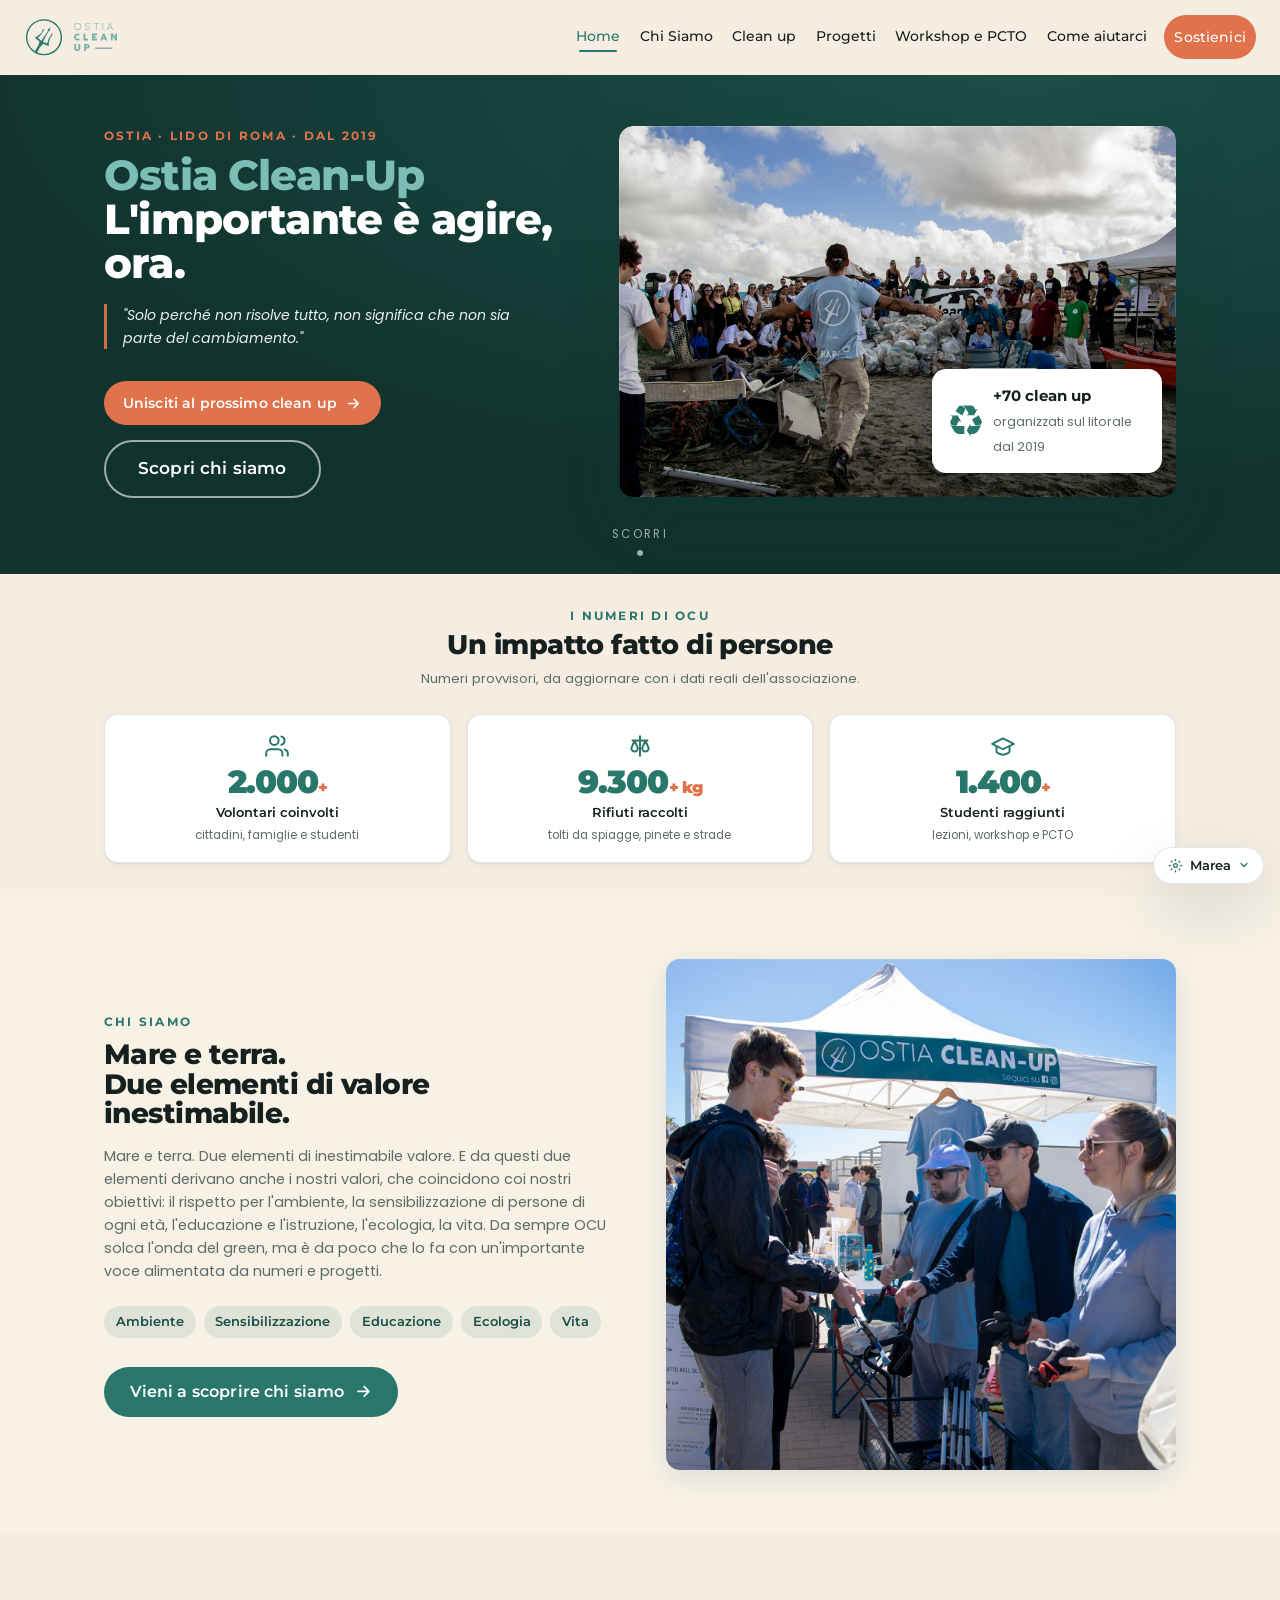
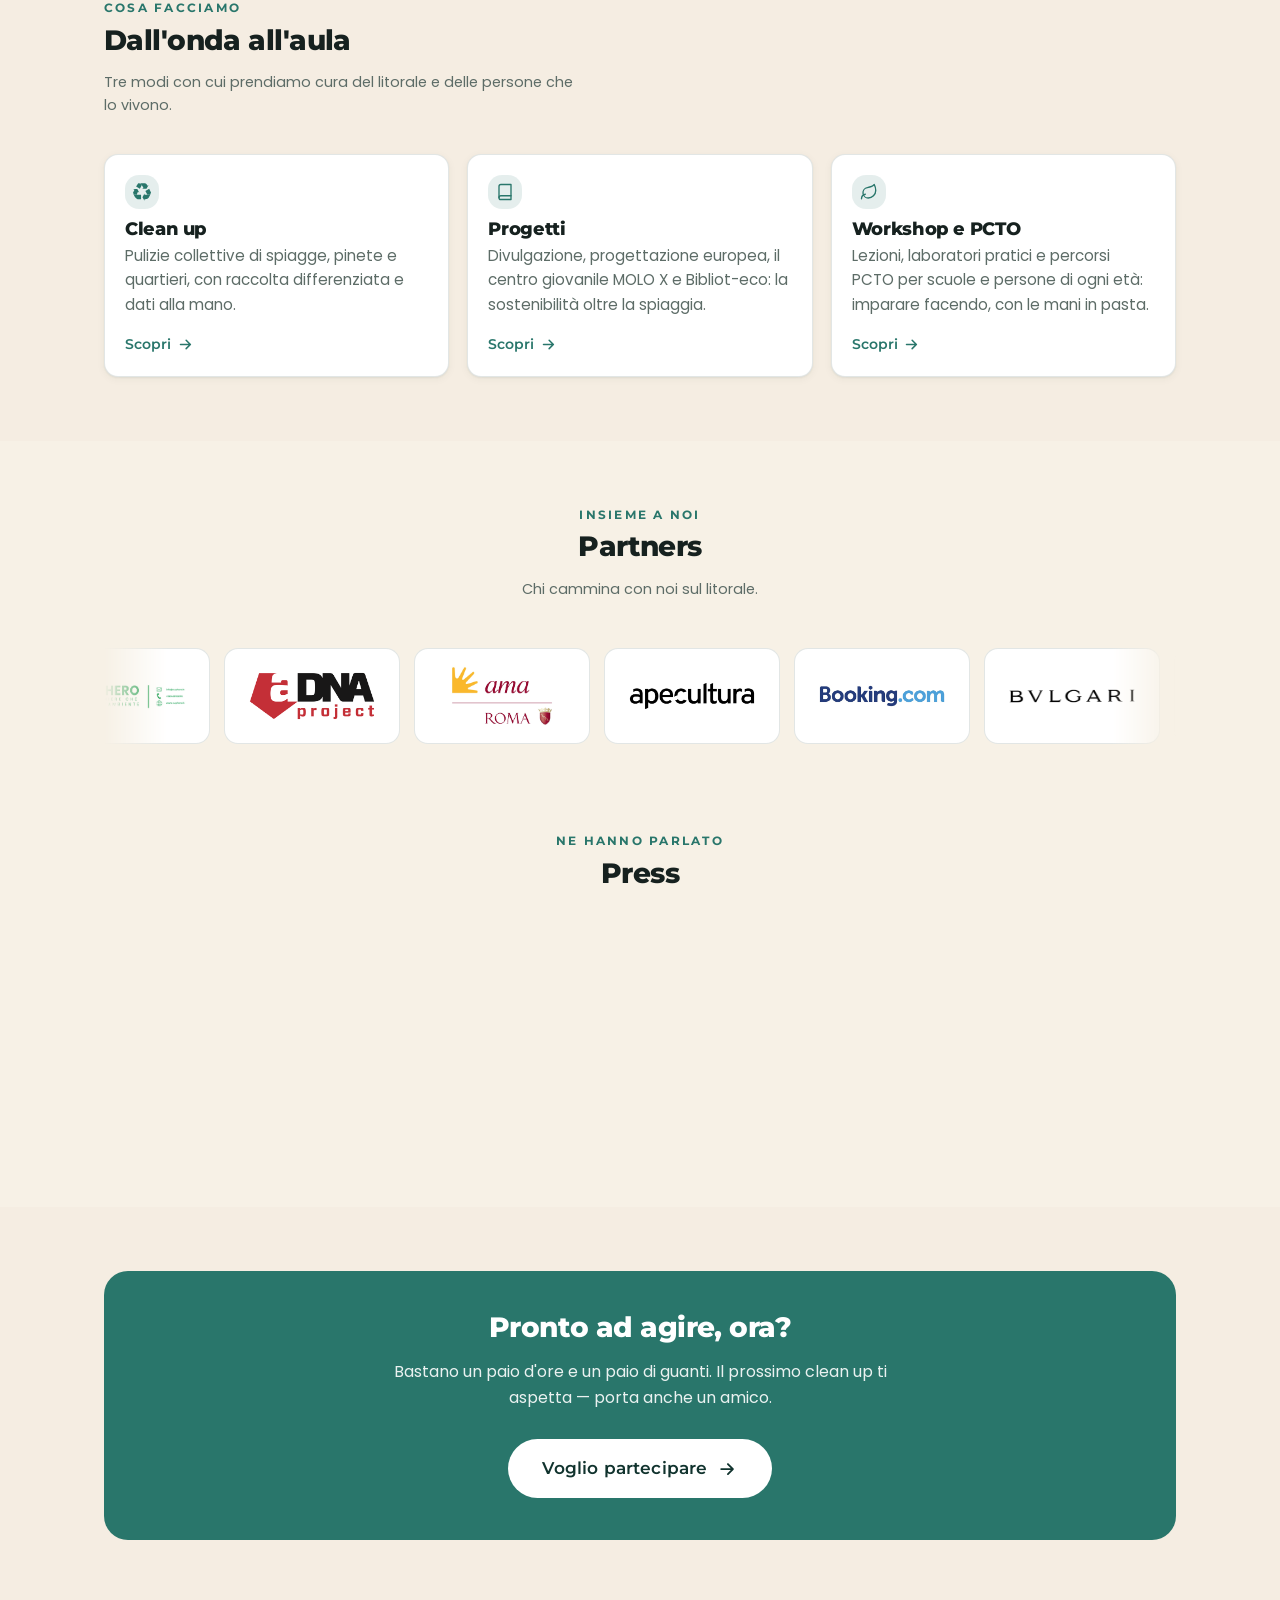
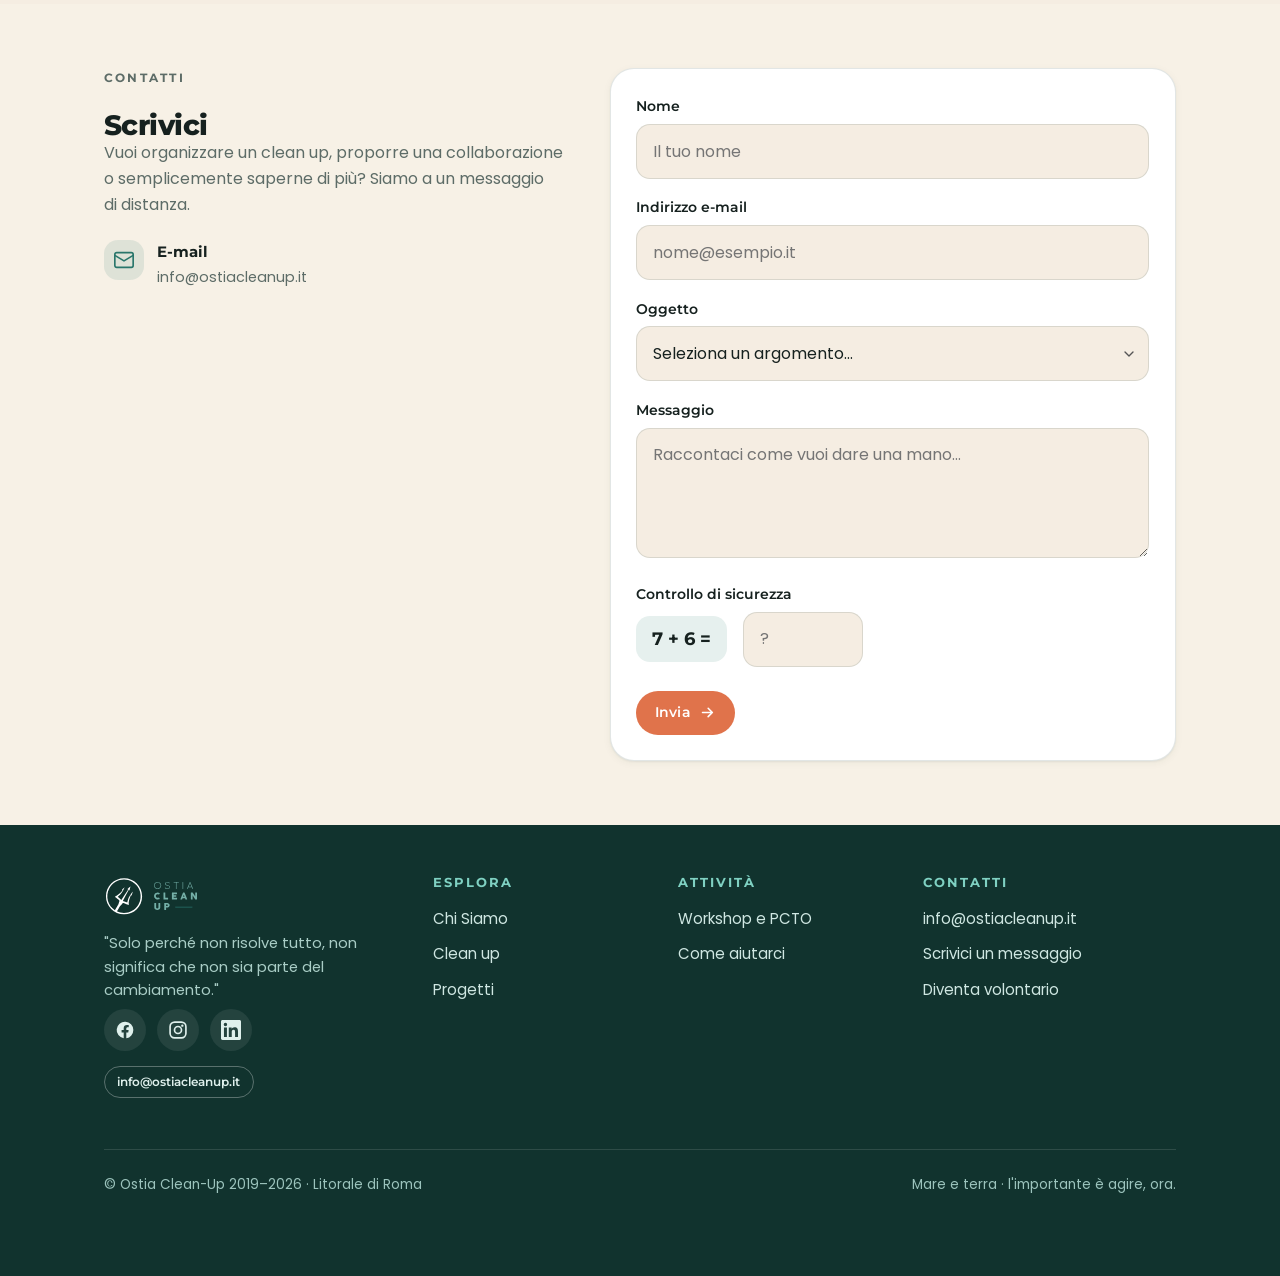
<file: index.html>
<!doctype html>
<html lang="it" data-look="marea">
<head>
  <meta charset="utf-8">
  <meta name="viewport" content="width=device-width, initial-scale=1, viewport-fit=cover">
  <title>Ostia Clean-Up — L'importante è agire, ora.</title>
  <meta name="description" content="Ostia Clean-Up (OCU): volontariato ambientale, clean up delle spiagge, educazione e progetti per il mare e la terra del litorale romano.">
  <meta name="theme-color" content="#29766B">
  <meta name="apple-mobile-web-app-capable" content="yes">
  <meta name="mobile-web-app-capable" content="yes">
  <meta name="apple-mobile-web-app-status-bar-style" content="black-translucent">
  <meta name="apple-mobile-web-app-title" content="OCU">
  <meta property="og:title" content="Ostia Clean-Up — L'importante è agire, ora.">
  <meta property="og:description" content="Ostia Clean-Up (OCU): volontariato ambientale, clean up delle spiagge, educazione e progetti per il mare e la terra del litorale romano.">
  <meta property="og:type" content="website">
  <meta property="og:image" content="assets/icon-512.png">
  <link rel="manifest" href="manifest.webmanifest">
  <link rel="icon" href="assets/favicon.svg" type="image/svg+xml">
  <link rel="apple-touch-icon" href="assets/icon-180.png">
  <link rel="preconnect" href="https://fonts.googleapis.com">
  <link rel="preconnect" href="https://fonts.gstatic.com" crossorigin>
  <link href="https://fonts.googleapis.com/css2?family=Montserrat:wght@500;600;700;800;900&family=Poppins:wght@400;500;600&display=swap" rel="stylesheet">
  <link rel="stylesheet" href="style.css">
  <script>document.documentElement.classList.add('has-js');var L=localStorage.getItem('ocu-look');if(L)document.documentElement.setAttribute('data-look',L);</script>
</head>
<body>
<a class="skip-link" href="#main">Salta al contenuto</a>
<header class="site-header">
  <nav class="nav container" aria-label="Navigazione principale">
    <a class="brand" href="index.html" aria-label="Ostia Clean-Up — Home">
      <svg class="mark" viewBox="16.3 20.6 533.5 525.6" aria-hidden="true"><g transform="translate(0 566.8000000000001) scale(1 -1)"><path fill="currentColor" fill-rule="evenodd" d="M199.43 272.39 C215.58 258.13 230.77 244.73 247.16 230.27 C278.02 277.21 308.31 323.29 339.38 370.55 C333.93 371.63 331.35 372.15 326.83 373.04 C341.42 386.43 354.61 398.52 367.79 410.62 C368.26 410.19 368.73 409.75 369.20 409.32 C364.72 391.92 360.24 374.53 355.49 356.09 C352.84 359.26 350.94 361.53 347.38 365.78 C320.44 315.76 294.30 267.21 267.72 217.87 C288.50 210.29 307.67 203.29 326.45 196.44 C329.94 210.35 332.34 223.41 336.58 235.84 C340.95 248.61 346.44 261.13 352.72 273.10 C358.86 284.81 366.30 295.88 373.74 306.85 C381.08 317.68 389.14 328.02 396.88 338.57 C397.54 338.13 398.19 337.69 398.84 337.24 C393.67 320.37 388.50 303.50 382.92 285.27 C380.70 288.93 379.26 291.31 377.82 293.68 C376.85 293.77 375.89 293.87 374.92 293.96 C367.13 272.86 358.75 251.95 351.72 230.60 C344.63 209.08 343.99 186.72 347.44 162.72 C325.98 171.71 306.09 180.12 286.14 188.37 C272.07 194.19 265.95 192.11 257.44 179.48 C253.84 174.14 250.82 167.23 245.68 164.36 C236.11 159.01 232.01 150.20 226.89 141.79 C221.16 132.39 215.57 122.92 209.95 113.46 C203.09 101.93 196.27 90.39 189.40 78.80 C281.76 32.64 413.36 59.63 476.59 169.67 C537.79 276.18 499.82 413.18 392.85 473.40 C284.77 534.25 148.26 495.77 88.42 387.02 C28.29 277.74 71.68 150.51 161.52 94.39 C177.23 120.74 192.94 147.09 208.62 173.45 C209.26 174.53 209.60 175.80 209.99 177.01 C212.76 185.75 214.63 194.90 218.44 203.14 C224.65 216.55 224.18 222.42 212.80 231.90 C200.36 242.25 187.62 252.24 175.10 262.49 C170.53 266.24 166.22 270.30 160.91 275.01 C164.00 275.85 165.26 276.11 166.46 276.52 C194.83 286.25 270.48 355.61 260.81 363.88 L253.55 363.88 C266.66 376.29 279.53 388.46 290.98 399.31 C270.22 352.37 246.26 305.03 199.43 272.39 M42.34 279.65 C42.33 414.07 150.02 520.95 285.42 520.92 C417.09 520.90 524.63 411.81 524.59 278.33 C524.55 146.16 415.84 38.47 282.65 38.67 C149.59 38.87 42.35 146.41 42.34 279.65"/></g></svg>
      <img src="logotipo.svg" class="brand-wordmark" alt="Ostia Clean Up">
    </a>
    <button class="hamburger" aria-label="Apri il menu" aria-expanded="false" aria-controls="nav-links">
      <span></span><span></span><span></span>
    </button>
    <div class="nav-links" id="nav-links">
      <button class="nav-close" aria-label="Chiudi il menu"><svg viewBox="0 0 24 24" fill="none" stroke="currentColor" stroke-width="2.5" stroke-linecap="round" stroke-linejoin="round" aria-hidden="true" width="20" height="20"><path d="M18 6L6 18M6 6l12 12"/></svg></button>
      <a href="index.html" class="active" aria-current="page">Home</a>
      <a href="chi-siamo.html">Chi Siamo</a>
      <a href="clean-up.html">Clean up</a>
      <a href="progetti.html">Progetti</a>
      <a href="workshop-pcto.html">Workshop e PCTO</a>
      <a href="come-aiutarci.html">Come aiutarci</a>
      <a class="btn btn--accent nav-cta" href="come-aiutarci.html#dona">Sostienici</a>
    </div>
  </nav>
</header>
<div class="nav-backdrop" hidden aria-hidden="true"></div>
<main id="main">

<section class="hero">
  <div class="hero__inner container">
    <div class="hero__copy">
      <p class="eyebrow hero__eyebrow">Ostia · Lido di Roma · dal 2019</p>
      <h1><span class="accentword">Ostia Clean-Up</span><br>L'importante è agire, ora.</h1>
      <p class="hero__quote">"Solo perché non risolve tutto, non significa che non sia parte del cambiamento."</p>
      <div class="hero__cta">
        <a class="btn btn--accent btn--sm" href="come-aiutarci.html">Unisciti al prossimo clean up <svg class="arrow" viewBox="0 0 24 24" fill="none" stroke="currentColor" stroke-width="2.2" stroke-linecap="round" stroke-linejoin="round" aria-hidden="true"><path d="M5 12h14M13 6l6 6-6 6"/></svg></a>
        <a class="btn btn--ghost btn--lg" href="chi-siamo.html">Scopri chi siamo</a>
      </div>
    </div>
    <div class="hero__media">
      <div class="hero__carousel" aria-label="Foto del progetto">
        <img class="hero__slide active" src="assets/foto/home-1.jpg" alt="Volontari di Ostia Clean-Up durante un clean up in spiaggia" loading="eager">
        <img class="hero__slide" src="assets/foto/home-2.jpg" alt="Foto di gruppo dei volontari con i sacchi di rifiuti raccolti" loading="lazy">
      </div>
      <div class="hero__badge">
        <span class="ring"><svg viewBox="0 0 132.292 128.236" fill="currentColor" aria-hidden="true" width="28" height="28"><path d="m 69.454446,101.88511 14.89909,-26.728603 0.07083,9.77531 31.356544,-0.0708 c 5.60294,-0.59389 10.51526,-2.87142 14.07266,-7.15441 -11.35361,23.224743 -14.62376,39.657983 -38.180359,39.667893 h -7.248845 l -0.07083,10.86145 z m -35.889999,15.7255 C 16.800024,112.51251 8.978305,91.859047 1.310673,77.305177 c 3.514375,3.19524 10.091148,7.76897 13.911042,7.76935 7.326307,0.0171 14.652641,0.0308 21.978959,0.0462 h 22.195134 l -0.07084,32.395433 -0.07083,0.0945 z M 0.1,68.842237 10.81446,46.989097 0.366195,41.249927 h 31.309304 l 15.135199,27.48417 -10.264323,-6.14596 c -3.292197,6.95205 -6.584391,13.90409 -9.876589,20.85613 -3.788885,-0.0663 -7.57777,-0.13252 -11.366656,-0.19879 C 7.915082,81.522977 2.775268,75.708847 0.1,68.842237 Z M 104.73055,83.113707 90.894007,57.612917 118.85045,40.683247 132.38,67.789607 c 0.40966,6.48698 -10.06394,15.51407 -16.56466,15.44384 z M 22.891894,23.446554 37.175173,2.040204 C 51.028643,-3.11938 59.05345,8.0193796 64.118171,15.040736 L 50.65943,40.872087 Z M 77.01024,34.969127 C 74.137439,28.196447 70.299044,20.449415 65.499134,13.713557 61.201835,7.6830406 56.009596,2.421532 52.076134,0.07082 L 88.202273,0 c 6.487814,0.582446 9.640194,4.364747 13.080937,9.5391756 l 5.19458,9.1377864 8.02805,-5.123763 -15.111563,26.917529 -32.584352,0.0708 z"/></svg></span>
        <span><b>+70 clean up</b><small>organizzati sul litorale dal 2019</small></span>
      </div>
    </div>
  </div>
  <button class="hero__scroll" aria-label="Scorri alla sezione successiva">Scorri<span class="dot"></span></button>
</section>

<section class="section stats">
  <div class="container">
    <div class="sec-head center reveal">
      <p class="eyebrow">I numeri di OCU</p>
      <h2>Un impatto fatto di persone</h2>
      <p class="lead center">Numeri provvisori, da aggiornare con i dati reali dell'associazione.</p>
    </div>
    <div class="stats__grid">
      <div class="stat reveal"><span class="ico"><svg viewBox="0 0 24 24" fill="none" stroke="currentColor" stroke-width="1.8" stroke-linecap="round" stroke-linejoin="round" aria-hidden="true"><path d="M17 21v-2a4 4 0 0 0-4-4H6a4 4 0 0 0-4 4v2"/><circle cx="9.5" cy="7" r="4"/><path d="M22 21v-2a4 4 0 0 0-3-3.87M16 3.13a4 4 0 0 1 0 7.75"/></svg></span><div class="num"><span data-count="2000">0</span><span class="suffix">+</span></div><div class="label">Volontari coinvolti</div><div class="sub">cittadini, famiglie e studenti</div></div>
      <div class="stat reveal d1"><span class="ico"><svg viewBox="0 0 24 24" fill="none" stroke="currentColor" stroke-width="1.8" stroke-linecap="round" stroke-linejoin="round" aria-hidden="true"><path d="M12 3v18M5 7h14M7 7l-3 7a3 3 0 0 0 6 0L7 7ZM17 7l-3 7a3 3 0 0 0 6 0l-3-7Z"/></svg></span><div class="num"><span data-count="9300">0</span><span class="suffix">+ kg</span></div><div class="label">Rifiuti raccolti</div><div class="sub">tolti da spiagge, pinete e strade</div></div>
      <div class="stat reveal d2"><span class="ico"><svg viewBox="0 0 24 24" fill="none" stroke="currentColor" stroke-width="1.8" stroke-linecap="round" stroke-linejoin="round" aria-hidden="true"><path d="M22 10 12 5 2 10l10 5 10-5Z"/><path d="M6 12v5c0 1 2.7 3 6 3s6-2 6-3v-5"/></svg></span><div class="num"><span data-count="1400">0</span><span class="suffix">+</span></div><div class="label">Studenti raggiunti</div><div class="sub">lezioni, workshop e PCTO</div></div>
    </div>
  </div>
</section>

<section class="section section--alt">
  <div class="container">
    <div class="about">
      <div class="about__copy">
        <p class="eyebrow reveal">Chi siamo</p>
        <h2 class="reveal">Mare e terra.<br>Due elementi di valore inestimabile.</h2>
        <p class="lead reveal d1">Mare e terra. Due elementi di inestimabile valore. E da questi due elementi derivano anche i nostri valori, che coincidono coi nostri obiettivi: il rispetto per l'ambiente, la sensibilizzazione di persone di ogni età, l'educazione e l'istruzione, l'ecologia, la vita. Da sempre OCU solca l'onda del green, ma è da poco che lo fa con un'importante voce alimentata da numeri e progetti.</p>
        <div class="about__values reveal d2"><span class="tag">Ambiente</span><span class="tag">Sensibilizzazione</span><span class="tag">Educazione</span><span class="tag">Ecologia</span><span class="tag">Vita</span></div>
        <a class="btn reveal d2" href="chi-siamo.html">Vieni a scoprire chi siamo <svg class="arrow" viewBox="0 0 24 24" fill="none" stroke="currentColor" stroke-width="2.2" stroke-linecap="round" stroke-linejoin="round" aria-hidden="true"><path d="M5 12h14M13 6l6 6-6 6"/></svg></a>
      </div>
      <div class="about__media reveal d1"><img src="assets/foto/home-chi-siamo.jpg" alt="Volontari al gazebo di Ostia Clean-Up sul lungomare" loading="lazy"></div>
    </div>
  </div>
</section>

<section class="section">
  <div class="container">
    <div class="sec-head reveal"><p class="eyebrow">Cosa facciamo</p><h2>Dall'onda all'aula</h2><p class="lead">Tre modi con cui prendiamo cura del litorale e delle persone che lo vivono.</p></div>
    <div class="cards cards--3">
      <a class="card reveal" href="clean-up.html"><span class="ico"><svg viewBox="0 0 132.292 128.236" fill="currentColor" aria-hidden="true" width="28" height="28"><path d="m 69.454446,101.88511 14.89909,-26.728603 0.07083,9.77531 31.356544,-0.0708 c 5.60294,-0.59389 10.51526,-2.87142 14.07266,-7.15441 -11.35361,23.224743 -14.62376,39.657983 -38.180359,39.667893 h -7.248845 l -0.07083,10.86145 z m -35.889999,15.7255 C 16.800024,112.51251 8.978305,91.859047 1.310673,77.305177 c 3.514375,3.19524 10.091148,7.76897 13.911042,7.76935 7.326307,0.0171 14.652641,0.0308 21.978959,0.0462 h 22.195134 l -0.07084,32.395433 -0.07083,0.0945 z M 0.1,68.842237 10.81446,46.989097 0.366195,41.249927 h 31.309304 l 15.135199,27.48417 -10.264323,-6.14596 c -3.292197,6.95205 -6.584391,13.90409 -9.876589,20.85613 -3.788885,-0.0663 -7.57777,-0.13252 -11.366656,-0.19879 C 7.915082,81.522977 2.775268,75.708847 0.1,68.842237 Z M 104.73055,83.113707 90.894007,57.612917 118.85045,40.683247 132.38,67.789607 c 0.40966,6.48698 -10.06394,15.51407 -16.56466,15.44384 z M 22.891894,23.446554 37.175173,2.040204 C 51.028643,-3.11938 59.05345,8.0193796 64.118171,15.040736 L 50.65943,40.872087 Z M 77.01024,34.969127 C 74.137439,28.196447 70.299044,20.449415 65.499134,13.713557 61.201835,7.6830406 56.009596,2.421532 52.076134,0.07082 L 88.202273,0 c 6.487814,0.582446 9.640194,4.364747 13.080937,9.5391756 l 5.19458,9.1377864 8.02805,-5.123763 -15.111563,26.917529 -32.584352,0.0708 z"/></svg></span><h3>Clean up</h3><p>Pulizie collettive di spiagge, pinete e quartieri, con raccolta differenziata e dati alla mano.</p><span class="more">Scopri <svg class="arrow" viewBox="0 0 24 24" fill="none" stroke="currentColor" stroke-width="2.2" stroke-linecap="round" stroke-linejoin="round" aria-hidden="true"><path d="M5 12h14M13 6l6 6-6 6"/></svg></span></a>
      <a class="card reveal d1" href="progetti.html"><span class="ico"><svg viewBox="0 0 24 24" fill="none" stroke="currentColor" stroke-width="1.8" stroke-linecap="round" stroke-linejoin="round" aria-hidden="true"><path d="M4 19.5A2.5 2.5 0 0 1 6.5 17H20"/><path d="M6.5 2H20v20H6.5A2.5 2.5 0 0 1 4 19.5v-15A2.5 2.5 0 0 1 6.5 2Z"/></svg></span><h3>Progetti</h3><p>Divulgazione, progettazione europea, il centro giovanile MOLO X e Bibliot-eco: la sostenibilità oltre la spiaggia.</p><span class="more">Scopri <svg class="arrow" viewBox="0 0 24 24" fill="none" stroke="currentColor" stroke-width="2.2" stroke-linecap="round" stroke-linejoin="round" aria-hidden="true"><path d="M5 12h14M13 6l6 6-6 6"/></svg></span></a>
      <a class="card reveal d2" href="workshop-pcto.html"><span class="ico"><svg viewBox="0 0 24 24" fill="none" stroke="currentColor" stroke-width="1.8" stroke-linecap="round" stroke-linejoin="round" aria-hidden="true"><path d="M11 20A7 7 0 0 1 9.8 6.1C15.5 5 17 4.48 19 2c1 2 2 4.18 2 8 0 5.5-4.78 10-10 10Z"/><path d="M2 21c0-3 1.85-5.36 5.08-6"/></svg></span><h3>Workshop e PCTO</h3><p>Lezioni, laboratori pratici e percorsi PCTO per scuole e persone di ogni età: imparare facendo, con le mani in pasta.</p><span class="more">Scopri <svg class="arrow" viewBox="0 0 24 24" fill="none" stroke="currentColor" stroke-width="2.2" stroke-linecap="round" stroke-linejoin="round" aria-hidden="true"><path d="M5 12h14M13 6l6 6-6 6"/></svg></span></a>
    </div>
  </div>
</section>

<section class="section section--alt">
  <div class="container">
    <div class="sec-head center reveal"><p class="eyebrow">Insieme a noi</p><h2>Partners</h2><p class="lead center">Chi cammina con noi sul litorale.</p></div>
    <div class="marquee reveal d1" data-speed="45">
      <ul class="marquee__track" aria-label="Partner">
        <li class="logo-tile"><img src="assets/partner/cuphero.png" alt="Cuphero" loading="lazy" decoding="async"></li>
        <li class="logo-tile"><img src="assets/partner/adna-project.png" alt="aDNA project" loading="lazy" decoding="async"></li>
        <li class="logo-tile"><img src="assets/partner/ama-roma.png" alt="AMA Roma" loading="lazy" decoding="async"></li>
        <li class="logo-tile"><img src="assets/partner/apecultura.png" alt="Apecultura" loading="lazy" decoding="async"></li>
        <li class="logo-tile"><img src="assets/partner/booking.png" alt="Booking.com" loading="lazy" decoding="async"></li>
        <li class="logo-tile"><img src="assets/partner/bulgari.png" alt="Bulgari" loading="lazy" decoding="async"></li>
        <li class="logo-tile"><img src="assets/partner/cartarancia.png" alt="Cartarancia" loading="lazy" decoding="async"></li>
        <li class="logo-tile"><img src="assets/partner/cdg.png" alt="CDG" loading="lazy" decoding="async"></li>
        <li class="logo-tile"><img src="assets/partner/clean-up-italia.png" alt="Clean Up Italia" loading="lazy" decoding="async"></li>
        <li class="logo-tile"><img src="assets/partner/croce-rossa.png" alt="Croce Rossa Italiana" loading="lazy" decoding="async"></li>
        <li class="logo-tile"><img src="assets/partner/decathlon.png" alt="Decathlon" loading="lazy" decoding="async"></li>
        <li class="logo-tile"><img src="assets/partner/dinamo-ostia.png" alt="Dinamo Ostia" loading="lazy" decoding="async"></li>
        <li class="logo-tile"><img src="assets/partner/eco-bio.png" alt="Eco Bio" loading="lazy" decoding="async"></li>
        <li class="logo-tile"><img src="assets/partner/unione-europea.png" alt="Finanziato dall'Unione Europea" loading="lazy" decoding="async"></li>
        <li class="logo-tile logo-tile--dark"><img src="assets/partner/europiamo.png" alt="Europiamo" loading="lazy" decoding="async"></li>
        <li class="logo-tile"><img src="assets/partner/gg-alumni.png" alt="Global Governance Alumni Association" loading="lazy" decoding="async"></li>
        <li class="logo-tile"><img src="assets/partner/global-governance.png" alt="Global Governance" loading="lazy" decoding="async"></li>
        <li class="logo-tile"><img src="assets/partner/greenpeace.png" alt="Greenpeace" loading="lazy" decoding="async"></li>
        <li class="logo-tile"><img src="assets/partner/jungle-film.png" alt="Jungle Film" loading="lazy" decoding="async"></li>
        <li class="logo-tile"><img src="assets/partner/kuki.png" alt="Kuki" loading="lazy" decoding="async"></li>
        <li class="logo-tile"><img src="assets/partner/leroy-merlin.png" alt="Leroy Merlin" loading="lazy" decoding="async"></li>
        <li class="logo-tile"><img src="assets/partner/little-america.png" alt="Little America" loading="lazy" decoding="async"></li>
        <li class="logo-tile"><img src="assets/partner/buskers.png" alt="Buskers" loading="lazy" decoding="async"></li>
        <li class="logo-tile"><img src="assets/partner/friggitoria.png" alt="La Friggitoria Ostia Lido" loading="lazy" decoding="async"></li>
        <li class="logo-tile"><img src="assets/partner/amanusa.png" alt="L'Amanusa Beach" loading="lazy" decoding="async"></li>
        <li class="logo-tile"><img src="assets/partner/nalu-poke.png" alt="Nalu Poke" loading="lazy" decoding="async"></li>
        <li class="logo-tile"><img src="assets/partner/osa.png" alt="OSA Outcage Sailing Academy" loading="lazy" decoding="async"></li>
        <li class="logo-tile"><img src="assets/partner/paglia.png" alt="Paglia Krapfen" loading="lazy" decoding="async"></li>
        <li class="logo-tile"><img src="assets/partner/logo-verde.png" alt="Partner" loading="lazy" decoding="async"></li>
        <li class="logo-tile"><img src="assets/partner/mangrovia.png" alt="Mangrovia" loading="lazy" decoding="async"></li>
        <li class="logo-tile"><img src="assets/partner/nature-education.png" alt="Nature Education" loading="lazy" decoding="async"></li>
        <li class="logo-tile"><img src="assets/partner/seeds.png" alt="Seeds" loading="lazy" decoding="async"></li>
        <li class="logo-tile"><img src="assets/partner/panda.png" alt="Panda" loading="lazy" decoding="async"></li>
        <li class="logo-tile"><img src="assets/partner/parley.png" alt="Parley" loading="lazy" decoding="async"></li>
        <li class="logo-tile"><img src="assets/partner/pettirosso.png" alt="Pettirosso" loading="lazy" decoding="async"></li>
        <li class="logo-tile logo-tile--dark"><img src="assets/partner/piantando.webp" alt="Piantando" loading="lazy" decoding="async"></li>
        <li class="logo-tile"><img src="assets/partner/porto-turistico-roma.png" alt="Porto Turistico di Roma" loading="lazy" decoding="async"></li>
        <li class="logo-tile"><img src="assets/partner/regione-lazio.png" alt="Regione Lazio" loading="lazy" decoding="async"></li>
        <li class="logo-tile"><img src="assets/partner/retake-roma.png" alt="Retake Roma" loading="lazy" decoding="async"></li>
        <li class="logo-tile"><img src="assets/partner/roma-capitale.png" alt="Roma Capitale" loading="lazy" decoding="async"></li>
        <li class="logo-tile"><img src="assets/partner/clean-up-santa-severa.png" alt="Clean Up Santa Severa" loading="lazy" decoding="async"></li>
        <li class="logo-tile"><img src="assets/partner/sant-egidio.png" alt="Comunità di Sant'Egidio" loading="lazy" decoding="async"></li>
        <li class="logo-tile"><img src="assets/partner/save-the-sea.png" alt="Save the Sea" loading="lazy" decoding="async"></li>
        <li class="logo-tile"><img src="assets/partner/scout-roma-41.png" alt="AGESCI Roma 41" loading="lazy" decoding="async"></li>
        <li class="logo-tile"><img src="assets/partner/studenti-alla-terza.png" alt="Studenti alla terza" loading="lazy" decoding="async"></li>
        <li class="logo-tile"><img src="assets/partner/surfweek.png" alt="Surfweek" loading="lazy" decoding="async"></li>
        <li class="logo-tile"><img src="assets/partner/svolontari.png" alt="Svolontari" loading="lazy" decoding="async"></li>
        <li class="logo-tile"><img src="assets/partner/tenda-dei-popoli.png" alt="Tenda dei Popoli" loading="lazy" decoding="async"></li>
        <li class="logo-tile"><img src="assets/partner/the-good-idea.png" alt="The Good Idea" loading="lazy" decoding="async"></li>
        <li class="logo-tile"><img src="assets/partner/the-black-bag.png" alt="The Black Bag" loading="lazy" decoding="async"></li>
        <li class="logo-tile"><img src="assets/partner/too-good-to-go.png" alt="Too Good To Go" loading="lazy" decoding="async"></li>
        <li class="logo-tile"><img src="assets/partner/vivaio-cossu.svg" alt="Vivaio Cossu" loading="lazy" decoding="async"></li>
        <li class="logo-tile"><img src="assets/partner/viterbo-clean-up.png" alt="Viterbo Clean Up" loading="lazy" decoding="async"></li>
        <li class="logo-tile"><img src="assets/partner/world-oceans-day.png" alt="World Oceans Day" loading="lazy" decoding="async"></li>
        <li class="logo-tile"><img src="assets/partner/world-cleanup-day.png" alt="World Cleanup Day" loading="lazy" decoding="async"></li>
        <li class="logo-tile"><img src="assets/partner/worldrise.png" alt="Worldrise" loading="lazy" decoding="async"></li>
        <li class="logo-tile"><img src="assets/partner/wtr.png" alt="Water Will Save The Water" loading="lazy" decoding="async"></li>
        <li class="logo-tile"><img src="assets/partner/wwf.png" alt="WWF" loading="lazy" decoding="async"></li>
        <li class="logo-tile logo-tile--dark"><img src="assets/partner/youth-green-compass.png" alt="Youth Green Compass" loading="lazy" decoding="async"></li>
        <li class="logo-tile"><img src="assets/partner/ostiamare.svg" alt="Ostiamare Lido Calcio" loading="lazy" decoding="async"></li>
        <li class="logo-tile"><img src="assets/partner/innoceana.png" alt="Innoceana" loading="lazy" decoding="async"></li>
        <li class="logo-tile"><img src="assets/partner/kitesurf-roma.png" alt="Kitesurf Roma" loading="lazy" decoding="async"></li>
        <li class="logo-tile"><img src="assets/partner/gazzetta-dello-sport.webp" alt="La Gazzetta dello Sport" loading="lazy" decoding="async"></li>
        <li class="logo-tile"><img src="assets/partner/fita.svg" alt="FITA" loading="lazy" decoding="async"></li>
        <li class="logo-tile"><img src="assets/partner/luminor.png" alt="Luminor Insegne LED" loading="lazy" decoding="async"></li>
        <li class="logo-tile"><img src="assets/partner/sea-plastics.png" alt="Sea Plastics" loading="lazy" decoding="async"></li>
      </ul>
    </div>
    <div class="sec-head center reveal" style="margin-top:clamp(48px,6vw,80px)"><p class="eyebrow">Ne hanno parlato</p><h2>Press</h2></div>
    <div class="marquee marquee--reverse reveal d1" data-speed="35">
      <ul class="marquee__track" aria-label="Articoli che hanno parlato di noi">
        <li class="press-tile press-tile--link"><a href="https://www.wwf.it/cosa-facciamo/eventi/urban-nature-2026/pulizia-oasi-della-duna-di-ostia/" target="_blank" rel="noopener"><span class="press-tile__logo"><img src="assets/press/wwf.png" alt="WWF Italia" loading="lazy" decoding="async"></span><span class="press-tile__title">Pulizia dell'Oasi della duna di Ostia</span><span class="press-tile__meta"><time datetime="2026-10-04">4 ottobre 2026</time><span class="press-tile__go">Leggi <svg class="arrow" viewBox="0 0 24 24" fill="none" stroke="currentColor" stroke-width="2.2" stroke-linecap="round" stroke-linejoin="round" aria-hidden="true"><path d="M7 17 17 7M8 7h9v9"/></svg></span></span></a></li>
        <li class="press-tile press-tile--link"><a href="https://www.ostiamare.it/post/ostiamo-a-puli-il-clean-up-day-promosso-da-the-good-idea-e-ostiamare" target="_blank" rel="noopener"><span class="press-tile__logo"><img src="assets/press/ostiamare.png" alt="Ostiamare" loading="lazy" decoding="async"></span><span class="press-tile__title">O'STIAmo a Pulì: il Clean Up Day promosso da The Good Idea e Ostiamare</span><span class="press-tile__meta"><time datetime="2026-05-08">8 maggio 2026</time><span class="press-tile__go">Leggi <svg class="arrow" viewBox="0 0 24 24" fill="none" stroke="currentColor" stroke-width="2.2" stroke-linecap="round" stroke-linejoin="round" aria-hidden="true"><path d="M7 17 17 7M8 7h9v9"/></svg></span></span></a></li>
        <li class="press-tile press-tile--link"><a href="https://thegoodidea.it/en/the-good-idea-and-ostiamares-clean-up-day/" target="_blank" rel="noopener"><span class="press-tile__logo"><img src="assets/partner/the-good-idea.png" alt="The Good Idea" loading="lazy" decoding="async"></span><span class="press-tile__title">O'STIAmo a Pulì – The Good Idea and Ostiamare's Clean Up Day</span><span class="press-tile__meta"><time datetime="2026-05-08">8 maggio 2026</time><span class="press-tile__go">Leggi <svg class="arrow" viewBox="0 0 24 24" fill="none" stroke="currentColor" stroke-width="2.2" stroke-linecap="round" stroke-linejoin="round" aria-hidden="true"><path d="M7 17 17 7M8 7h9v9"/></svg></span></span></a></li>
        <li class="press-tile press-tile--link"><a href="https://canaledieci.it/2026/04/11/giornata-del-mare-tra-ostia-e-fiumicino-studenti-protagonisti-tra-porto-e-circolo-velico/" target="_blank" rel="noopener"><span class="press-tile__logo"><img src="assets/press/canale-10.png" alt="Canale Dieci" loading="lazy" decoding="async"></span><span class="press-tile__title">Giornata del Mare 2026 tra Ostia e Fiumicino, studenti protagonisti tra porto e circolo velico</span><span class="press-tile__meta"><time datetime="2026-04-11">11 aprile 2026</time><span class="press-tile__go">Leggi <svg class="arrow" viewBox="0 0 24 24" fill="none" stroke="currentColor" stroke-width="2.2" stroke-linecap="round" stroke-linejoin="round" aria-hidden="true"><path d="M7 17 17 7M8 7h9v9"/></svg></span></span></a></li>
        <li class="press-tile press-tile--link"><a href="https://www.festivalinitalia.it/en/festival/ostia-clean-up" target="_blank" rel="noopener"><span class="press-tile__logo"><img src="assets/press/festival-in-italia.png" alt="Festival in Italia" loading="lazy" decoding="async"></span><span class="press-tile__title">Ostia Clean-Up: the beach cleanup in Ostia (Rome)</span><span class="press-tile__meta"><time datetime="2026-03-22">22 marzo 2026</time><span class="press-tile__go">Leggi <svg class="arrow" viewBox="0 0 24 24" fill="none" stroke="currentColor" stroke-width="2.2" stroke-linecap="round" stroke-linejoin="round" aria-hidden="true"><path d="M7 17 17 7M8 7h9v9"/></svg></span></span></a></li>
        <li class="press-tile press-tile--link"><a href="https://activities.esn.org/activity/ostia-clean-42341" target="_blank" rel="noopener"><span class="press-tile__logo"><img src="assets/press/esn.png" alt="ESN – Erasmus Student Network" loading="lazy" decoding="async"></span><span class="press-tile__title">Clean up a Ostia con Europiamo</span><span class="press-tile__meta"><time datetime="2025-11-23">23 novembre 2025</time><span class="press-tile__go">Leggi <svg class="arrow" viewBox="0 0 24 24" fill="none" stroke="currentColor" stroke-width="2.2" stroke-linecap="round" stroke-linejoin="round" aria-hidden="true"><path d="M7 17 17 7M8 7h9v9"/></svg></span></span></a></li>
        <li class="press-tile press-tile--link"><a href="https://www.unsaccopulito.com/it/cleanings/team/ostia-clean-up-263/" target="_blank" rel="noopener"><span class="press-tile__logo"><img src="assets/press/un-sacco-pulito.png" alt="Un Sacco Pulito" loading="lazy" decoding="async"></span><span class="press-tile__title">La scheda del nostro team, con tutte le raccolte di rifiuti</span><span class="press-tile__meta"><time datetime="2025">2025</time><span class="press-tile__go">Leggi <svg class="arrow" viewBox="0 0 24 24" fill="none" stroke="currentColor" stroke-width="2.2" stroke-linecap="round" stroke-linejoin="round" aria-hidden="true"><path d="M7 17 17 7M8 7h9v9"/></svg></span></span></a></li>
        <li class="press-tile press-tile--link"><a href="https://www.trovavolontariato.com/57-clean-up-day-ad-ostia/" target="_blank" rel="noopener"><span class="press-tile__logo"><img src="assets/press/trovavolontariato.png" alt="Trovavolontariato" loading="lazy" decoding="async"></span><span class="press-tile__title">57° Clean-Up Day ad Ostia</span><span class="press-tile__meta"><time datetime="2025-03">Marzo 2025</time><span class="press-tile__go">Leggi <svg class="arrow" viewBox="0 0 24 24" fill="none" stroke="currentColor" stroke-width="2.2" stroke-linecap="round" stroke-linejoin="round" aria-hidden="true"><path d="M7 17 17 7M8 7h9v9"/></svg></span></span></a></li>
        <li class="press-tile press-tile--link"><a href="https://volontariatolazio.it/57-clean-up-day-sul-pontile-di-ostia/" target="_blank" rel="noopener"><span class="press-tile__logo"><img src="assets/press/csv-lazio.png" alt="CSV Lazio" loading="lazy" decoding="async"></span><span class="press-tile__title">57° Clean-Up Day sul pontile di Ostia</span><span class="press-tile__meta"><time datetime="2025-03-05">5 marzo 2025</time><span class="press-tile__go">Leggi <svg class="arrow" viewBox="0 0 24 24" fill="none" stroke="currentColor" stroke-width="2.2" stroke-linecap="round" stroke-linejoin="round" aria-hidden="true"><path d="M7 17 17 7M8 7h9v9"/></svg></span></span></a></li>
        <li class="press-tile press-tile--link"><a href="https://volontariatolazio.it/5-anni-di-ostia-clean-up/" target="_blank" rel="noopener"><span class="press-tile__logo"><img src="assets/press/csv-lazio.png" alt="Volontariato Lazio" loading="lazy" decoding="async"></span><span class="press-tile__title">5 anni di Ostia Clean-Up</span><span class="press-tile__meta"><time datetime="2024-03">Marzo 2024</time><span class="press-tile__go">Leggi <svg class="arrow" viewBox="0 0 24 24" fill="none" stroke="currentColor" stroke-width="2.2" stroke-linecap="round" stroke-linejoin="round" aria-hidden="true"><path d="M7 17 17 7M8 7h9v9"/></svg></span></span></a></li>
        <li class="press-tile press-tile--link"><a href="https://www.ilfaroonline.it/2024/02/17/ostia-clean-up-i-volontari-raccolgono-oltre-100-kg-di-spazzatura/557405/" target="_blank" rel="noopener"><span class="press-tile__logo"><img src="assets/press/il-faro.png" alt="Il Faro Online" loading="lazy" decoding="async"></span><span class="press-tile__title">&quot;Ostia Clean Up&quot;: i volontari raccolgono oltre 100 kg di spazzatura</span><span class="press-tile__meta"><time datetime="2024-02-17">17 febbraio 2024</time><span class="press-tile__go">Leggi <svg class="arrow" viewBox="0 0 24 24" fill="none" stroke="currentColor" stroke-width="2.2" stroke-linecap="round" stroke-linejoin="round" aria-hidden="true"><path d="M7 17 17 7M8 7h9v9"/></svg></span></span></a></li>
        <li class="press-tile press-tile--link"><a href="https://littleamericastore.com/blogs/notizie/little-america%C2%AE-x-ostia-clean-up-limportante-e-agire-ora" target="_blank" rel="noopener"><span class="press-tile__logo"><img src="assets/partner/little-america.png" alt="Little America" loading="lazy" decoding="async"></span><span class="press-tile__title">Little America x Ostia Clean-Up: l'importante è agire, ora</span><span class="press-tile__meta"><time datetime="2023-10">Ottobre 2023</time><span class="press-tile__go">Leggi <svg class="arrow" viewBox="0 0 24 24" fill="none" stroke="currentColor" stroke-width="2.2" stroke-linecap="round" stroke-linejoin="round" aria-hidden="true"><path d="M7 17 17 7M8 7h9v9"/></svg></span></span></a></li>
        <li class="press-tile press-tile--link"><a href="https://www.quotidianolavoce.it/cms/app/uploads/2022/12/2022-281.pdf#page=3" target="_blank" rel="noopener"><span class="press-tile__logo"><img src="assets/press/la-voce.png" alt="La Voce" loading="lazy" decoding="async"></span><span class="press-tile__title">Let your Beach Shine: il bilancio dell'iniziativa (pagina 3)</span><span class="press-tile__meta"><time datetime="2022-12-18">18 dicembre 2022</time><span class="press-tile__go">Leggi <svg class="arrow" viewBox="0 0 24 24" fill="none" stroke="currentColor" stroke-width="2.2" stroke-linecap="round" stroke-linejoin="round" aria-hidden="true"><path d="M7 17 17 7M8 7h9v9"/></svg></span></span></a></li>
        <li class="press-tile press-tile--link"><a href="https://www.crmpartners.it/magazine/b-corp/ostia-clean-up-beach-cleaning-teamworking-solidarieta/" target="_blank" rel="noopener"><span class="press-tile__logo"><img src="assets/press/crmpartners.png" alt="CRMpartners" loading="lazy" decoding="async"></span><span class="press-tile__title">Ostia Clean-Up: beach cleaning, teamworking e solidarietà</span><span class="press-tile__meta"><time datetime="2022-10">Ottobre 2022</time><span class="press-tile__go">Leggi <svg class="arrow" viewBox="0 0 24 24" fill="none" stroke="currentColor" stroke-width="2.2" stroke-linecap="round" stroke-linejoin="round" aria-hidden="true"><path d="M7 17 17 7M8 7h9v9"/></svg></span></span></a></li>
        <li class="press-tile press-tile--link"><a href="https://www.vanityfair.it/article/save-the-children-a-ostia-i-giovani-si-riprendono-e-puliscono-i-luoghi-abbandonati" target="_blank" rel="noopener"><span class="press-tile__logo"><img src="assets/press/vanity-fair.png" alt="Vanity Fair" loading="lazy" decoding="async"></span><span class="press-tile__title">Save the Children, a Ostia i giovani si riprendono (e puliscono) i luoghi abbandonati</span><span class="press-tile__meta"><time datetime="2022">2022</time><span class="press-tile__go">Leggi <svg class="arrow" viewBox="0 0 24 24" fill="none" stroke="currentColor" stroke-width="2.2" stroke-linecap="round" stroke-linejoin="round" aria-hidden="true"><path d="M7 17 17 7M8 7h9v9"/></svg></span></span></a></li>
        <li class="press-tile press-tile--link"><a href="https://expatslivinginrome.com/?p=7626" target="_blank" rel="noopener"><span class="press-tile__logo"><img src="assets/press/expats-living-in-rome.png" alt="Expats Living in Rome" loading="lazy" decoding="async"></span><span class="press-tile__title">Il beach clean-up per la World Ocean Week</span><span class="press-tile__meta"><time datetime="2021-06">Giugno 2021</time><span class="press-tile__go">Leggi <svg class="arrow" viewBox="0 0 24 24" fill="none" stroke="currentColor" stroke-width="2.2" stroke-linecap="round" stroke-linejoin="round" aria-hidden="true"><path d="M7 17 17 7M8 7h9v9"/></svg></span></span></a></li>
        <li class="press-tile press-tile--link"><a href="https://canaledieci.it/2021/05/21/che-fare-litorale-23-maggio/" target="_blank" rel="noopener"><span class="press-tile__logo"><img src="assets/press/canale-10.png" alt="Canale Dieci" loading="lazy" decoding="async"></span><span class="press-tile__title">Che fare sul litorale romano nel weekend dal 21 al 23 maggio</span><span class="press-tile__meta"><time datetime="2021-05-21">21 maggio 2021</time><span class="press-tile__go">Leggi <svg class="arrow" viewBox="0 0 24 24" fill="none" stroke="currentColor" stroke-width="2.2" stroke-linecap="round" stroke-linejoin="round" aria-hidden="true"><path d="M7 17 17 7M8 7h9v9"/></svg></span></span></a></li>
        <li class="press-tile press-tile--link"><a href="https://www.ilfaroonline.it/2020/10/23/ostia-clean-up-8-tonnellate-di-rifiuti-raccolti-sul-territorio/368961/" target="_blank" rel="noopener"><span class="press-tile__logo"><img src="assets/press/il-faro.png" alt="Il Faro Online" loading="lazy" decoding="async"></span><span class="press-tile__title">Ostia Clean Up: 8 tonnellate di rifiuti raccolti sul territorio</span><span class="press-tile__meta"><time datetime="2020-10-23">23 ottobre 2020</time><span class="press-tile__go">Leggi <svg class="arrow" viewBox="0 0 24 24" fill="none" stroke="currentColor" stroke-width="2.2" stroke-linecap="round" stroke-linejoin="round" aria-hidden="true"><path d="M7 17 17 7M8 7h9v9"/></svg></span></span></a></li>
        <li class="press-tile press-tile--link"><a href="https://www.thewisemagazine.it/2019/06/15/i-ragazzi-di-ostia-clean-up-per-la-giornata-mondiale-degli-oceani/" target="_blank" rel="noopener"><span class="press-tile__logo"><img src="assets/press/wise-magazine.png" alt="The Wise Magazine" loading="lazy" decoding="async"></span><span class="press-tile__title">I ragazzi di Ostia Clean-Up per la Giornata Mondiale degli Oceani</span><span class="press-tile__meta"><time datetime="2019-06-15">15 giugno 2019</time><span class="press-tile__go">Leggi <svg class="arrow" viewBox="0 0 24 24" fill="none" stroke="currentColor" stroke-width="2.2" stroke-linecap="round" stroke-linejoin="round" aria-hidden="true"><path d="M7 17 17 7M8 7h9v9"/></svg></span></span></a></li>
        <li class="press-tile press-tile--link"><a href="https://www.4actionsport.it/clean-up-spiaggia-ostia-surf/" target="_blank" rel="noopener"><span class="press-tile__logo"><img src="assets/press/4surf.png" alt="4ActionSport" loading="lazy" decoding="async"></span><span class="press-tile__title">Clean-Up Day Pettirosso Surf &amp; Ostia Clean Up</span><span class="press-tile__meta"><time datetime="2019-04-05">5 aprile 2019</time><span class="press-tile__go">Leggi <svg class="arrow" viewBox="0 0 24 24" fill="none" stroke="currentColor" stroke-width="2.2" stroke-linecap="round" stroke-linejoin="round" aria-hidden="true"><path d="M7 17 17 7M8 7h9v9"/></svg></span></span></a></li>
      </ul>
    </div>
  </div>
</section>


<section class="section">
  <div class="container">
    <div class="band reveal">
      <h2>Pronto ad agire, ora?</h2>
      <p>Bastano un paio d'ore e un paio di guanti. Il prossimo clean up ti aspetta — porta anche un amico.</p>
      <a class="btn btn--light btn--lg" href="come-aiutarci.html">Voglio partecipare <svg class="arrow" viewBox="0 0 24 24" fill="none" stroke="currentColor" stroke-width="2.2" stroke-linecap="round" stroke-linejoin="round" aria-hidden="true"><path d="M5 12h14M13 6l6 6-6 6"/></svg></a>
    </div>
  </div>
</section>

<section class="section section--alt" id="contatti">
  <div class="container">
    <div class="contact">
      <div class="contact__info">
        <p class="eyebrow reveal">Contatti</p>
        <h2 class="reveal">Scrivici</h2>
        <p class="reveal d1">Vuoi organizzare un clean up, proporre una collaborazione o semplicemente saperne di più? Siamo a un messaggio di distanza.</p>
        <ul class="contact__list reveal d2">
          <li><span class="ico"><svg viewBox="0 0 24 24" fill="none" stroke="currentColor" stroke-width="1.8" stroke-linecap="round" stroke-linejoin="round" aria-hidden="true"><rect x="2" y="4" width="20" height="16" rx="2"/><path d="m22 7-10 6L2 7"/></svg></span><div><b>E-mail</b><span>info@ostiacleanup.it</span></div></li>
        </ul>
      </div>
      <form class="form reveal d1" id="contact-form" novalidate>
        <div class="field"><label for="f-name">Nome</label><input id="f-name" name="name" type="text" autocomplete="name" placeholder="Il tuo nome" required></div>
        <div class="field"><label for="f-email">Indirizzo e-mail</label><input id="f-email" name="email" type="email" autocomplete="email" placeholder="nome@esempio.it" required></div>
        <div class="field">
          <label for="f-topic">Oggetto</label>
          <select id="f-topic" name="topic" required>
            <option value="" disabled selected>Seleziona un argomento…</option>
            <option value="Aspirante volontario">Aspirante volontario</option>
            <option value="Rappresentante scuola">Rappresentante scuola</option>
            <option value="Partner">Partner</option>
            <option value="Info o altro">Info o altro</option>
          </select>
        </div>
        <div class="field"><label for="f-msg">Messaggio</label><textarea id="f-msg" name="message" placeholder="Raccontaci come vuoi dare una mano…" required></textarea></div>
        <div class="field"><label for="f-captcha">Controllo di sicurezza</label>
          <div class="captcha"><span class="q" id="captcha-q">5 + 10 =</span><input id="f-captcha" name="captcha" type="number" inputmode="numeric" placeholder="?" required></div>
        </div>
        <button class="btn btn--accent btn--sm" type="submit">Invia <svg class="arrow" viewBox="0 0 24 24" fill="none" stroke="currentColor" stroke-width="2.2" stroke-linecap="round" stroke-linejoin="round" aria-hidden="true"><path d="M5 12h14M13 6l6 6-6 6"/></svg></button>
        <p class="form__msg" id="form-msg" role="status" aria-live="polite"></p>
      </form>
    </div>
  </div>
</section>

</main>

<footer class="site-footer">
  <div class="container">
    <div class="footer-grid">
      <div class="footer-about-col">
        <a class="brand" href="index.html" aria-label="Ostia Clean-Up — Home">
          <svg class="mark" viewBox="16.3 20.6 533.5 525.6" aria-hidden="true"><g transform="translate(0 566.8000000000001) scale(1 -1)"><path fill="currentColor" fill-rule="evenodd" d="M199.43 272.39 C215.58 258.13 230.77 244.73 247.16 230.27 C278.02 277.21 308.31 323.29 339.38 370.55 C333.93 371.63 331.35 372.15 326.83 373.04 C341.42 386.43 354.61 398.52 367.79 410.62 C368.26 410.19 368.73 409.75 369.20 409.32 C364.72 391.92 360.24 374.53 355.49 356.09 C352.84 359.26 350.94 361.53 347.38 365.78 C320.44 315.76 294.30 267.21 267.72 217.87 C288.50 210.29 307.67 203.29 326.45 196.44 C329.94 210.35 332.34 223.41 336.58 235.84 C340.95 248.61 346.44 261.13 352.72 273.10 C358.86 284.81 366.30 295.88 373.74 306.85 C381.08 317.68 389.14 328.02 396.88 338.57 C397.54 338.13 398.19 337.69 398.84 337.24 C393.67 320.37 388.50 303.50 382.92 285.27 C380.70 288.93 379.26 291.31 377.82 293.68 C376.85 293.77 375.89 293.87 374.92 293.96 C367.13 272.86 358.75 251.95 351.72 230.60 C344.63 209.08 343.99 186.72 347.44 162.72 C325.98 171.71 306.09 180.12 286.14 188.37 C272.07 194.19 265.95 192.11 257.44 179.48 C253.84 174.14 250.82 167.23 245.68 164.36 C236.11 159.01 232.01 150.20 226.89 141.79 C221.16 132.39 215.57 122.92 209.95 113.46 C203.09 101.93 196.27 90.39 189.40 78.80 C281.76 32.64 413.36 59.63 476.59 169.67 C537.79 276.18 499.82 413.18 392.85 473.40 C284.77 534.25 148.26 495.77 88.42 387.02 C28.29 277.74 71.68 150.51 161.52 94.39 C177.23 120.74 192.94 147.09 208.62 173.45 C209.26 174.53 209.60 175.80 209.99 177.01 C212.76 185.75 214.63 194.90 218.44 203.14 C224.65 216.55 224.18 222.42 212.80 231.90 C200.36 242.25 187.62 252.24 175.10 262.49 C170.53 266.24 166.22 270.30 160.91 275.01 C164.00 275.85 165.26 276.11 166.46 276.52 C194.83 286.25 270.48 355.61 260.81 363.88 L253.55 363.88 C266.66 376.29 279.53 388.46 290.98 399.31 C270.22 352.37 246.26 305.03 199.43 272.39 M42.34 279.65 C42.33 414.07 150.02 520.95 285.42 520.92 C417.09 520.90 524.63 411.81 524.59 278.33 C524.55 146.16 415.84 38.47 282.65 38.67 C149.59 38.87 42.35 146.41 42.34 279.65"/></g></svg>
          <img src="logotipo.svg" class="brand-wordmark" alt="Ostia Clean Up">
        </a>
        <p class="footer-about">"Solo perché non risolve tutto, non significa che non sia parte del cambiamento."</p>
        <div class="socials">
          <a href="https://www.facebook.com/ostiacleanup" aria-label="Facebook" target="_blank" rel="noopener"><svg viewBox="0 0 24 24" fill="currentColor" aria-hidden="true"><path d="M22 12a10 10 0 1 0-11.56 9.88v-6.99H7.9V12h2.54V9.8c0-2.5 1.49-3.89 3.78-3.89 1.09 0 2.24.2 2.24.2v2.46h-1.26c-1.24 0-1.63.77-1.63 1.56V12h2.78l-.44 2.89h-2.34v6.99A10 10 0 0 0 22 12Z"/></svg></a>
          <a href="https://www.instagram.com/ostiacleanup/" aria-label="Instagram" target="_blank" rel="noopener"><svg viewBox="0 0 24 24" fill="currentColor" aria-hidden="true"><rect x="2.5" y="2.5" width="19" height="19" rx="5.5" fill="none" stroke="currentColor" stroke-width="2"/><circle cx="12" cy="12" r="4.2" fill="none" stroke="currentColor" stroke-width="2"/><circle cx="17.2" cy="6.8" r="1.4"/></svg></a>
          <a href="https://www.linkedin.com/company/ostiacleanup/" aria-label="LinkedIn" target="_blank" rel="noopener"><svg viewBox="0 0 24 24" fill="currentColor" aria-hidden="true"><path d="M20.45 20.45h-3.56v-5.57c0-1.33-.02-3.04-1.85-3.04-1.85 0-2.14 1.45-2.14 2.94v5.67H9.35V9h3.41v1.56h.05c.48-.9 1.63-1.85 3.36-1.85 3.59 0 4.25 2.36 4.25 5.44v6.3ZM5.34 7.43a2.06 2.06 0 1 1 0-4.13 2.06 2.06 0 0 1 0 4.13ZM7.12 20.45H3.56V9h3.56v11.45ZM22.22 0H1.77C.8 0 0 .77 0 1.73v20.54C0 23.22.8 24 1.77 24h20.45c.98 0 1.78-.78 1.78-1.73V1.73C24 .77 23.2 0 22.22 0Z"/></svg></a>
        </div>
        <a class="footer__email-btn" href="mailto:info@ostiacleanup.it">info@ostiacleanup.it</a>
      </div>
      <div class="footer-col">
        <h4>Esplora</h4>
        <ul>
          <li><a href="chi-siamo.html">Chi Siamo</a></li>
          <li><a href="clean-up.html">Clean up</a></li>
          <li><a href="progetti.html">Progetti</a></li>
        </ul>
      </div>
      <div class="footer-col">
        <h4>Attività</h4>
        <ul>
          <li><a href="workshop-pcto.html">Workshop e PCTO</a></li>
          <li><a href="come-aiutarci.html">Come aiutarci</a></li>
        </ul>
      </div>
      <div class="footer-col">
        <h4>Contatti</h4>
        <ul>
          <li><a href="mailto:info@ostiacleanup.it">info@ostiacleanup.it</a></li>
          <li><a href="index.html#contatti">Scrivici un messaggio</a></li>
          <li><a href="come-aiutarci.html">Diventa volontario</a></li>
        </ul>
      </div>
    </div>
    <div class="footer-bottom">
      <span>© Ostia Clean-Up 2019–<span data-year>2025</span> · Litorale di Roma</span>
      <span>Mare e terra · l'importante è agire, ora.</span>
    </div>
  </div>
</footer>
<div class="look-switch">
  <button class="look-switch__toggle" aria-expanded="false" aria-haspopup="true"><svg viewBox="0 0 24 24" fill="none" stroke="currentColor" stroke-width="2" stroke-linecap="round" stroke-linejoin="round" aria-hidden="true" width="15" height="15"><circle cx="12" cy="12" r="3"/><path d="M12 2v2M12 20v2M4.93 4.93l1.41 1.41M17.66 17.66l1.41 1.41M2 12h2M20 12h2M6.34 17.66l-1.41 1.41M19.07 4.93l-1.41 1.41"/></svg><span class="look-switch__label">Tema</span><svg class="look-switch__chevron" viewBox="0 0 24 24" fill="none" stroke="currentColor" stroke-width="2.5" stroke-linecap="round" stroke-linejoin="round" aria-hidden="true" width="12" height="12"><path d="M6 9l6 6 6-6"/></svg></button>
  <div class="look-switch__panel">
    <button data-look="marea">Marea</button>
    <button data-look="onda">Onda</button>
    <button data-look="sabbia">Sabbia</button>
  </div>
</div>
<script src="script.js"></script>
</body>
</html>
</file>
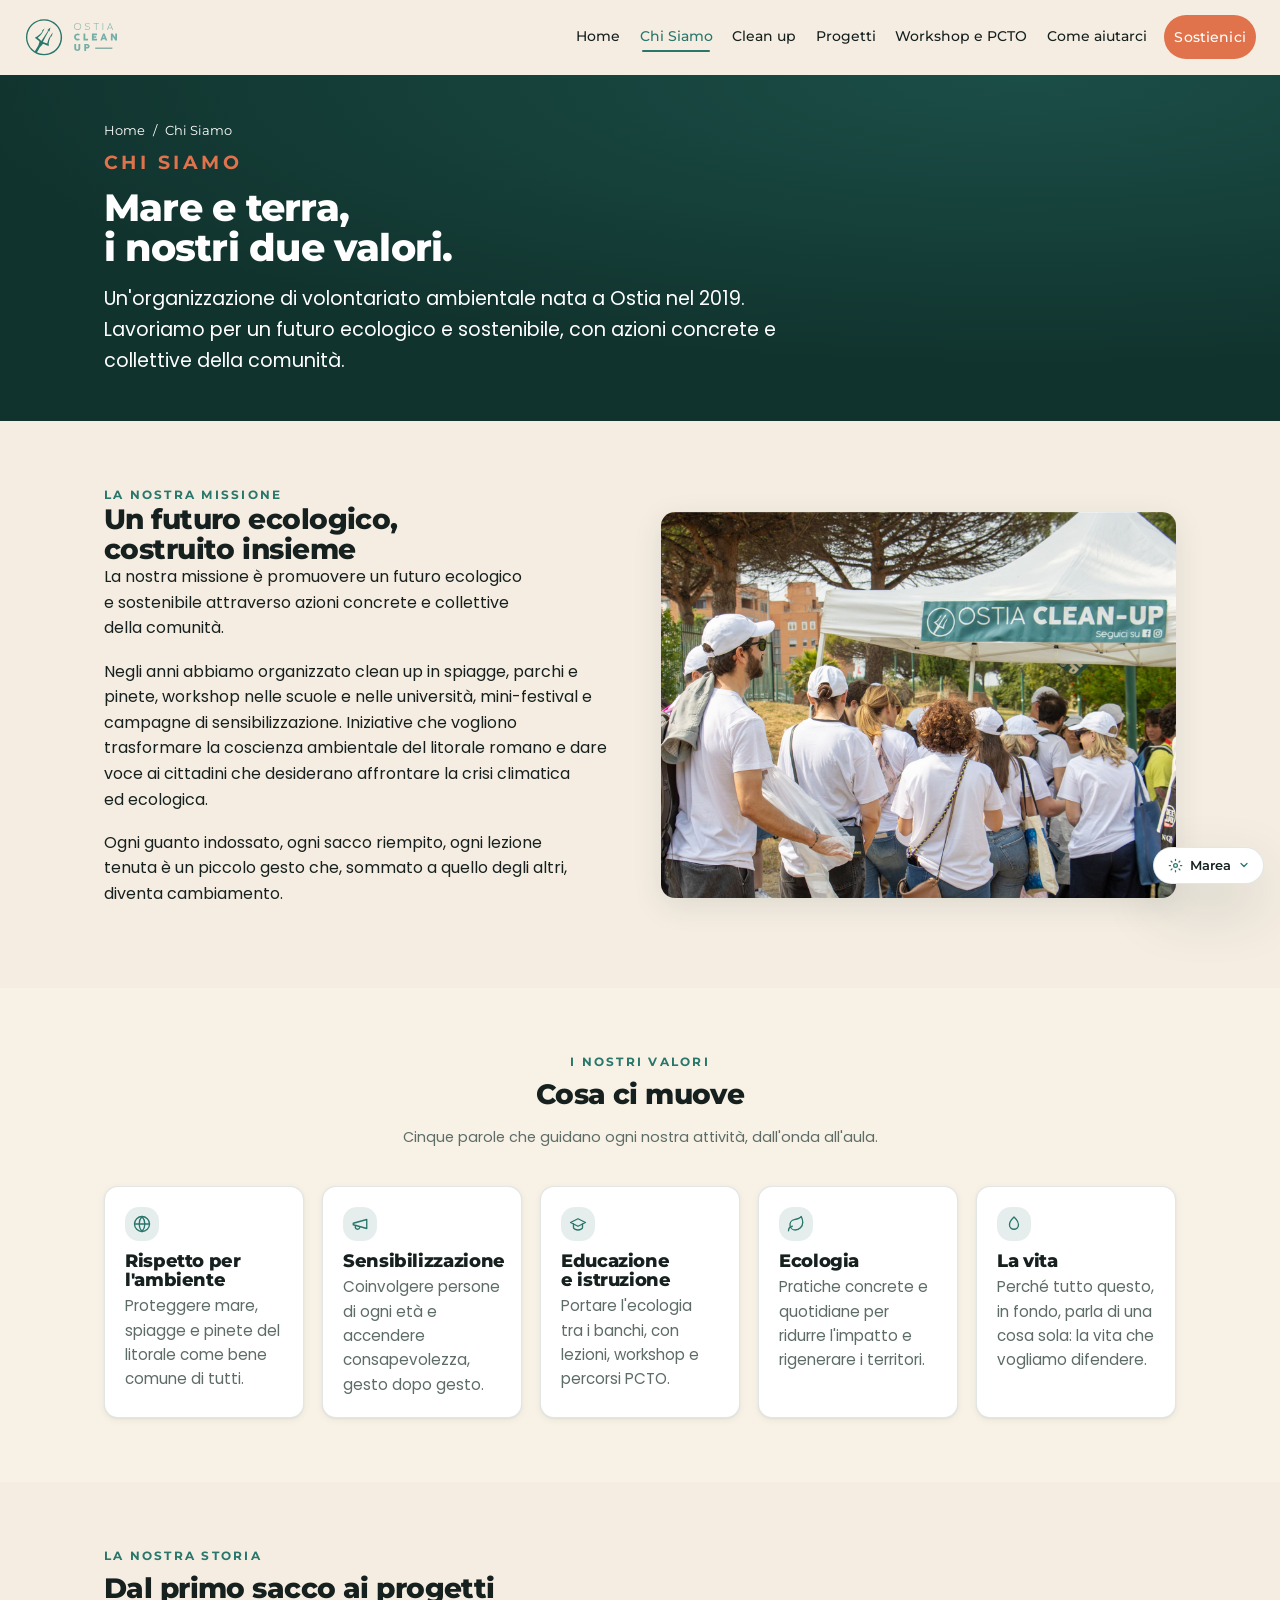
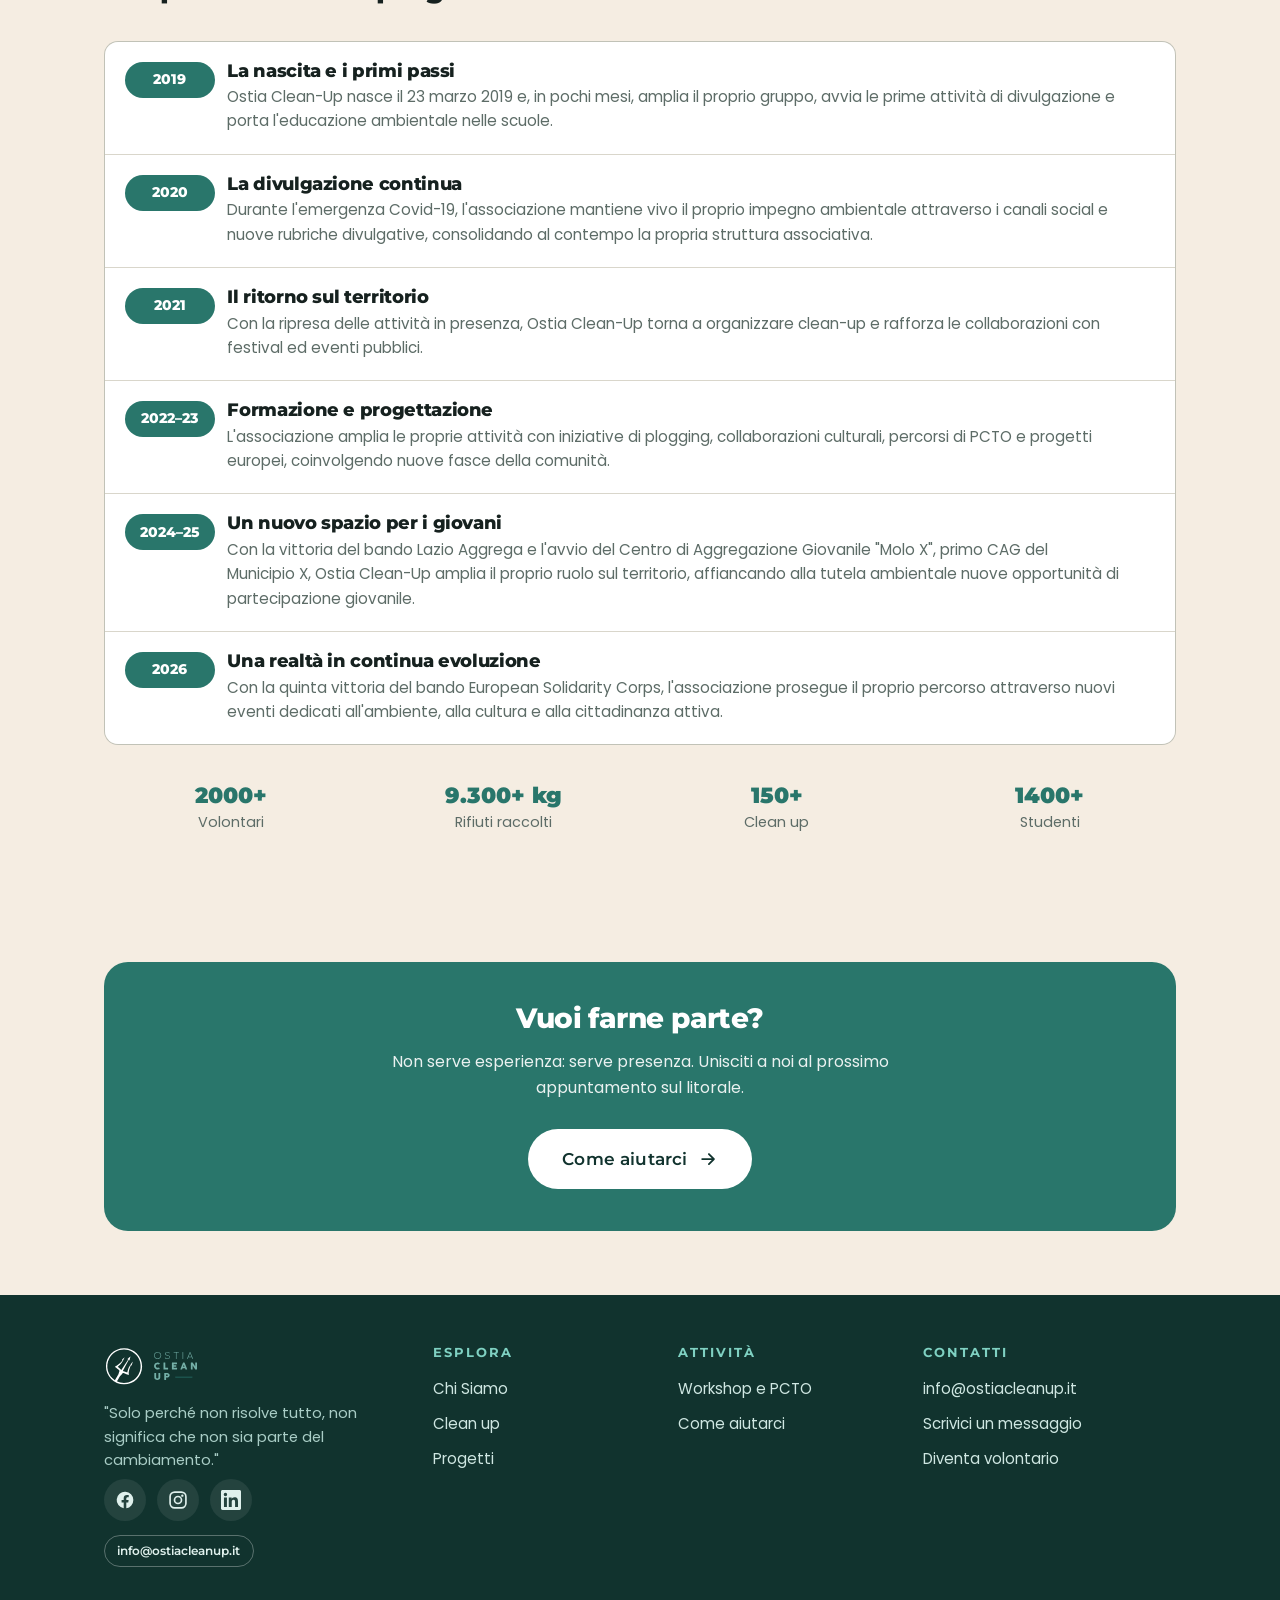
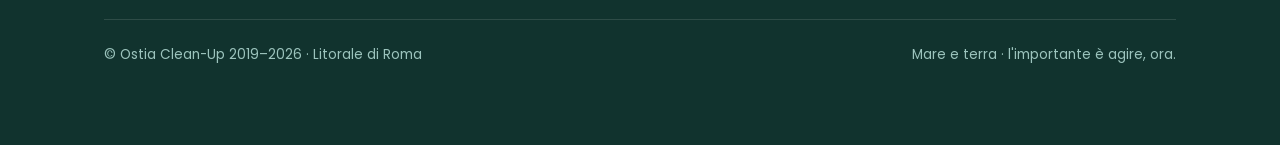
<file: chi-siamo.html>
<!doctype html>
<html lang="it" data-look="marea">
<head>
  <meta charset="utf-8">
  <meta name="viewport" content="width=device-width, initial-scale=1, viewport-fit=cover">
  <title>Chi Siamo — Ostia Clean-Up</title>
  <meta name="description" content="Ostia Clean-Up: organizzazione di volontariato ambientale nata a Ostia nel 2019. Clean up, workshop e campagne per un futuro ecologico e sostenibile.">
  <meta name="theme-color" content="#29766B">
  <meta name="apple-mobile-web-app-capable" content="yes">
  <meta name="mobile-web-app-capable" content="yes">
  <meta name="apple-mobile-web-app-status-bar-style" content="black-translucent">
  <meta name="apple-mobile-web-app-title" content="OCU">
  <meta property="og:title" content="Chi Siamo — Ostia Clean-Up">
  <meta property="og:description" content="Ostia Clean-Up: organizzazione di volontariato ambientale nata a Ostia nel 2019. Clean up, workshop e campagne per un futuro ecologico e sostenibile.">
  <meta property="og:type" content="website">
  <meta property="og:image" content="assets/icon-512.png">
  <link rel="manifest" href="manifest.webmanifest">
  <link rel="icon" href="assets/favicon.svg" type="image/svg+xml">
  <link rel="apple-touch-icon" href="assets/icon-180.png">
  <link rel="preconnect" href="https://fonts.googleapis.com">
  <link rel="preconnect" href="https://fonts.gstatic.com" crossorigin>
  <link href="https://fonts.googleapis.com/css2?family=Montserrat:wght@500;600;700;800;900&family=Poppins:wght@400;500;600&display=swap" rel="stylesheet">
  <link rel="stylesheet" href="style.css">
  <script>document.documentElement.classList.add('has-js');var L=localStorage.getItem('ocu-look');if(L)document.documentElement.setAttribute('data-look',L);</script>
</head>
<body>
<a class="skip-link" href="#main">Salta al contenuto</a>
<header class="site-header">
  <nav class="nav container" aria-label="Navigazione principale">
    <a class="brand" href="index.html" aria-label="Ostia Clean-Up — Home">
      <svg class="mark" viewBox="16.3 20.6 533.5 525.6" aria-hidden="true"><g transform="translate(0 566.8000000000001) scale(1 -1)"><path fill="currentColor" fill-rule="evenodd" d="M199.43 272.39 C215.58 258.13 230.77 244.73 247.16 230.27 C278.02 277.21 308.31 323.29 339.38 370.55 C333.93 371.63 331.35 372.15 326.83 373.04 C341.42 386.43 354.61 398.52 367.79 410.62 C368.26 410.19 368.73 409.75 369.20 409.32 C364.72 391.92 360.24 374.53 355.49 356.09 C352.84 359.26 350.94 361.53 347.38 365.78 C320.44 315.76 294.30 267.21 267.72 217.87 C288.50 210.29 307.67 203.29 326.45 196.44 C329.94 210.35 332.34 223.41 336.58 235.84 C340.95 248.61 346.44 261.13 352.72 273.10 C358.86 284.81 366.30 295.88 373.74 306.85 C381.08 317.68 389.14 328.02 396.88 338.57 C397.54 338.13 398.19 337.69 398.84 337.24 C393.67 320.37 388.50 303.50 382.92 285.27 C380.70 288.93 379.26 291.31 377.82 293.68 C376.85 293.77 375.89 293.87 374.92 293.96 C367.13 272.86 358.75 251.95 351.72 230.60 C344.63 209.08 343.99 186.72 347.44 162.72 C325.98 171.71 306.09 180.12 286.14 188.37 C272.07 194.19 265.95 192.11 257.44 179.48 C253.84 174.14 250.82 167.23 245.68 164.36 C236.11 159.01 232.01 150.20 226.89 141.79 C221.16 132.39 215.57 122.92 209.95 113.46 C203.09 101.93 196.27 90.39 189.40 78.80 C281.76 32.64 413.36 59.63 476.59 169.67 C537.79 276.18 499.82 413.18 392.85 473.40 C284.77 534.25 148.26 495.77 88.42 387.02 C28.29 277.74 71.68 150.51 161.52 94.39 C177.23 120.74 192.94 147.09 208.62 173.45 C209.26 174.53 209.60 175.80 209.99 177.01 C212.76 185.75 214.63 194.90 218.44 203.14 C224.65 216.55 224.18 222.42 212.80 231.90 C200.36 242.25 187.62 252.24 175.10 262.49 C170.53 266.24 166.22 270.30 160.91 275.01 C164.00 275.85 165.26 276.11 166.46 276.52 C194.83 286.25 270.48 355.61 260.81 363.88 L253.55 363.88 C266.66 376.29 279.53 388.46 290.98 399.31 C270.22 352.37 246.26 305.03 199.43 272.39 M42.34 279.65 C42.33 414.07 150.02 520.95 285.42 520.92 C417.09 520.90 524.63 411.81 524.59 278.33 C524.55 146.16 415.84 38.47 282.65 38.67 C149.59 38.87 42.35 146.41 42.34 279.65"/></g></svg>
      <img src="logotipo.svg" class="brand-wordmark" alt="Ostia Clean Up">
    </a>
    <button class="hamburger" aria-label="Apri il menu" aria-expanded="false" aria-controls="nav-links"><span></span><span></span><span></span></button>
    <div class="nav-links" id="nav-links">
      <button class="nav-close" aria-label="Chiudi il menu"><svg viewBox="0 0 24 24" fill="none" stroke="currentColor" stroke-width="2.5" stroke-linecap="round" stroke-linejoin="round" aria-hidden="true" width="20" height="20"><path d="M18 6L6 18M6 6l12 12"/></svg></button>
      <a href="index.html">Home</a>
      <a href="chi-siamo.html" class="active" aria-current="page">Chi Siamo</a>
      <a href="clean-up.html">Clean up</a>
      <a href="progetti.html">Progetti</a>
      <a href="workshop-pcto.html">Workshop e PCTO</a>
      <a href="come-aiutarci.html">Come aiutarci</a>
      <a class="btn btn--accent nav-cta" href="come-aiutarci.html#dona">Sostienici</a>
    </div>
  </nav>
</header>
<div class="nav-backdrop" hidden aria-hidden="true"></div>
<main id="main">


<section class="pagehero">
  <div class="container">
    <nav class="breadcrumb reveal" aria-label="Percorso"><a href="index.html">Home</a><span aria-hidden="true">/</span><span>Chi Siamo</span></nav>
    <p class="eyebrow reveal">Chi siamo</p>
    <h1 class="reveal d1">Mare e terra,<br>i nostri due valori.</h1>
    <p class="reveal d2">Un'organizzazione di volontariato ambientale nata a Ostia nel 2019. Lavoriamo per un futuro ecologico e sostenibile, con azioni concrete e collettive della comunità.</p>
  </div>
</section>

<section class="section">
  <div class="container">
    <div class="split">
      <div>
        <p class="eyebrow reveal">La nostra missione</p>
        <h2 class="reveal">Un futuro ecologico, costruito insieme</h2>
        <div class="prose reveal d1">
          <p>La nostra missione è promuovere un futuro ecologico e sostenibile attraverso azioni concrete e collettive della comunità.</p>
          <p>Negli anni abbiamo organizzato clean up in spiagge, parchi e pinete, workshop nelle scuole e nelle università, mini-festival e campagne di sensibilizzazione. Iniziative che vogliono trasformare la coscienza ambientale del litorale romano e dare voce ai cittadini che desiderano affrontare la crisi climatica ed ecologica.</p>
          <p>Ogni guanto indossato, ogni sacco riempito, ogni lezione tenuta è un piccolo gesto che, sommato a quello degli altri, diventa cambiamento.</p>
        </div>
      </div>
      <div class="split__media reveal d1"><img src="assets/foto/chi-siamo.jpg" alt="I volontari di Ostia Clean-Up al gazebo dell'associazione" loading="lazy"></div>
    </div>
  </div>
</section>

<section class="section section--alt">
  <div class="container">
    <div class="sec-head center reveal"><p class="eyebrow">I nostri valori</p><h2>Cosa ci muove</h2><p class="lead center">Cinque parole che guidano ogni nostra attività, dall'onda all'aula.</p></div>
    <div class="cards">
      <div class="card reveal"><span class="ico"><svg viewBox="0 0 24 24" fill="none" stroke="currentColor" stroke-width="1.8" stroke-linecap="round" stroke-linejoin="round" aria-hidden="true"><circle cx="12" cy="12" r="10"/><path d="M2 12h20M12 2a15 15 0 0 1 0 20A15 15 0 0 1 12 2Z"/></svg></span><h3>Rispetto per l'ambiente</h3><p>Proteggere mare, spiagge e pinete del litorale come bene comune di tutti.</p></div>
      <div class="card reveal d1"><span class="ico"><svg viewBox="0 0 24 24" fill="none" stroke="currentColor" stroke-width="1.8" stroke-linecap="round" stroke-linejoin="round" aria-hidden="true"><path d="m3 11 18-5v12L3 13v-2Z"/><path d="M11.6 16.8a3 3 0 1 1-5.8-1.6"/></svg></span><h3>Sensibilizzazione</h3><p>Coinvolgere persone di ogni età e accendere consapevolezza, gesto dopo gesto.</p></div>
      <div class="card reveal d2"><span class="ico"><svg viewBox="0 0 24 24" fill="none" stroke="currentColor" stroke-width="1.8" stroke-linecap="round" stroke-linejoin="round" aria-hidden="true"><path d="M22 10 12 5 2 10l10 5 10-5Z"/><path d="M6 12v5c0 1 2.7 3 6 3s6-2 6-3v-5"/></svg></span><h3>Educazione e istruzione</h3><p>Portare l'ecologia tra i banchi, con lezioni, workshop e percorsi PCTO.</p></div>
      <div class="card reveal d3"><span class="ico"><svg viewBox="0 0 24 24" fill="none" stroke="currentColor" stroke-width="1.8" stroke-linecap="round" stroke-linejoin="round" aria-hidden="true"><path d="M11 20A7 7 0 0 1 9.8 6.1C15.5 5 17 4.48 19 2c1 2 2 4.18 2 8 0 5.5-4.78 10-10 10Z"/><path d="M2 21c0-3 1.85-5.36 5.08-6"/></svg></span><h3>Ecologia</h3><p>Pratiche concrete e quotidiane per ridurre l'impatto e rigenerare i territori.</p></div>
      <div class="card reveal"><span class="ico"><svg viewBox="0 0 24 24" fill="none" stroke="currentColor" stroke-width="1.8" stroke-linecap="round" stroke-linejoin="round" aria-hidden="true"><path d="M12 2.7s6 5.7 6 10.3a6 6 0 0 1-12 0C6 8.4 12 2.7 12 2.7Z"/></svg></span><h3>La vita</h3><p>Perché tutto questo, in fondo, parla di una cosa sola: la vita che vogliamo difendere.</p></div>
    </div>
  </div>
</section>

<section class="section">
  <div class="container">
    <div class="sec-head reveal"><p class="eyebrow">La nostra storia</p><h2>Dal primo sacco ai progetti</h2></div>
    <div class="steps steps--years">
      <div class="step reveal"><span class="n">2019</span><div><h3>La nascita e i primi passi</h3><p>Ostia Clean-Up nasce il 23 marzo 2019 e, in pochi mesi, amplia il proprio gruppo, avvia le prime attività di divulgazione e porta l'educazione ambientale nelle scuole.</p></div></div>
      <div class="step reveal"><span class="n">2020</span><div><h3>La divulgazione continua</h3><p>Durante l'emergenza Covid-19, l'associazione mantiene vivo il proprio impegno ambientale attraverso i canali social e nuove rubriche divulgative, consolidando al contempo la propria struttura associativa.</p></div></div>
      <div class="step reveal"><span class="n">2021</span><div><h3>Il ritorno sul territorio</h3><p>Con la ripresa delle attività in presenza, Ostia Clean-Up torna a organizzare clean-up e rafforza le collaborazioni con festival ed eventi pubblici.</p></div></div>
      <div class="step reveal"><span class="n">2022–23</span><div><h3>Formazione e progettazione</h3><p>L'associazione amplia le proprie attività con iniziative di plogging, collaborazioni culturali, percorsi di PCTO e progetti europei, coinvolgendo nuove fasce della comunità.</p></div></div>
      <div class="step reveal"><span class="n">2024–25</span><div><h3>Un nuovo spazio per i giovani</h3><p>Con la vittoria del bando Lazio Aggrega e l'avvio del Centro di Aggregazione Giovanile "Molo X", primo CAG del Municipio X, Ostia Clean-Up amplia il proprio ruolo sul territorio, affiancando alla tutela ambientale nuove opportunità di partecipazione giovanile.</p></div></div>
      <div class="step reveal"><span class="n">2026</span><div><h3>Una realtà in continua evoluzione</h3><p>Con la quinta vittoria del bando European Solidarity Corps, l'associazione prosegue il proprio percorso attraverso nuovi eventi dedicati all'ambiente, alla cultura e alla cittadinanza attiva.</p></div></div>
    </div>
    <div class="mt-4"><div class="statstrip"><div class="reveal"><div class="num">2000+</div><div class="label">Volontari</div></div><div class="reveal"><div class="num">9.300+ kg</div><div class="label">Rifiuti raccolti</div></div><div class="reveal"><div class="num">150+</div><div class="label">Clean up</div></div><div class="reveal"><div class="num">1400+</div><div class="label">Studenti</div></div></div></div>
  </div>
</section>


<section class="section"><div class="container"><div class="band reveal"><h2>Vuoi farne parte?</h2><p>Non serve esperienza: serve presenza. Unisciti a noi al prossimo appuntamento sul litorale.</p><a class="btn btn--light btn--lg" href="come-aiutarci.html">Come aiutarci <svg class="arrow" viewBox="0 0 24 24" fill="none" stroke="currentColor" stroke-width="2.2" stroke-linecap="round" stroke-linejoin="round" aria-hidden="true"><path d="M5 12h14M13 6l6 6-6 6"/></svg></a></div></div></section>

</main>

<footer class="site-footer">
  <div class="container">
    <div class="footer-grid">
      <div class="footer-about-col">
        <a class="brand" href="index.html" aria-label="Ostia Clean-Up — Home"><svg class="mark" viewBox="16.3 20.6 533.5 525.6" aria-hidden="true"><g transform="translate(0 566.8000000000001) scale(1 -1)"><path fill="currentColor" fill-rule="evenodd" d="M199.43 272.39 C215.58 258.13 230.77 244.73 247.16 230.27 C278.02 277.21 308.31 323.29 339.38 370.55 C333.93 371.63 331.35 372.15 326.83 373.04 C341.42 386.43 354.61 398.52 367.79 410.62 C368.26 410.19 368.73 409.75 369.20 409.32 C364.72 391.92 360.24 374.53 355.49 356.09 C352.84 359.26 350.94 361.53 347.38 365.78 C320.44 315.76 294.30 267.21 267.72 217.87 C288.50 210.29 307.67 203.29 326.45 196.44 C329.94 210.35 332.34 223.41 336.58 235.84 C340.95 248.61 346.44 261.13 352.72 273.10 C358.86 284.81 366.30 295.88 373.74 306.85 C381.08 317.68 389.14 328.02 396.88 338.57 C397.54 338.13 398.19 337.69 398.84 337.24 C393.67 320.37 388.50 303.50 382.92 285.27 C380.70 288.93 379.26 291.31 377.82 293.68 C376.85 293.77 375.89 293.87 374.92 293.96 C367.13 272.86 358.75 251.95 351.72 230.60 C344.63 209.08 343.99 186.72 347.44 162.72 C325.98 171.71 306.09 180.12 286.14 188.37 C272.07 194.19 265.95 192.11 257.44 179.48 C253.84 174.14 250.82 167.23 245.68 164.36 C236.11 159.01 232.01 150.20 226.89 141.79 C221.16 132.39 215.57 122.92 209.95 113.46 C203.09 101.93 196.27 90.39 189.40 78.80 C281.76 32.64 413.36 59.63 476.59 169.67 C537.79 276.18 499.82 413.18 392.85 473.40 C284.77 534.25 148.26 495.77 88.42 387.02 C28.29 277.74 71.68 150.51 161.52 94.39 C177.23 120.74 192.94 147.09 208.62 173.45 C209.26 174.53 209.60 175.80 209.99 177.01 C212.76 185.75 214.63 194.90 218.44 203.14 C224.65 216.55 224.18 222.42 212.80 231.90 C200.36 242.25 187.62 252.24 175.10 262.49 C170.53 266.24 166.22 270.30 160.91 275.01 C164.00 275.85 165.26 276.11 166.46 276.52 C194.83 286.25 270.48 355.61 260.81 363.88 L253.55 363.88 C266.66 376.29 279.53 388.46 290.98 399.31 C270.22 352.37 246.26 305.03 199.43 272.39 M42.34 279.65 C42.33 414.07 150.02 520.95 285.42 520.92 C417.09 520.90 524.63 411.81 524.59 278.33 C524.55 146.16 415.84 38.47 282.65 38.67 C149.59 38.87 42.35 146.41 42.34 279.65"/></g></svg><img src="logotipo.svg" class="brand-wordmark" alt="Ostia Clean Up"></a>
        <p class="footer-about">"Solo perché non risolve tutto, non significa che non sia parte del cambiamento."</p>
        <div class="socials">
          <a href="https://www.facebook.com/ostiacleanup" aria-label="Facebook" target="_blank" rel="noopener"><svg viewBox="0 0 24 24" fill="currentColor" aria-hidden="true"><path d="M22 12a10 10 0 1 0-11.56 9.88v-6.99H7.9V12h2.54V9.8c0-2.5 1.49-3.89 3.78-3.89 1.09 0 2.24.2 2.24.2v2.46h-1.26c-1.24 0-1.63.77-1.63 1.56V12h2.78l-.44 2.89h-2.34v6.99A10 10 0 0 0 22 12Z"/></svg></a>
          <a href="https://www.instagram.com/ostiacleanup/" aria-label="Instagram" target="_blank" rel="noopener"><svg viewBox="0 0 24 24" fill="currentColor" aria-hidden="true"><rect x="2.5" y="2.5" width="19" height="19" rx="5.5" fill="none" stroke="currentColor" stroke-width="2"/><circle cx="12" cy="12" r="4.2" fill="none" stroke="currentColor" stroke-width="2"/><circle cx="17.2" cy="6.8" r="1.4"/></svg></a>
          <a href="https://www.linkedin.com/company/ostiacleanup/" aria-label="LinkedIn" target="_blank" rel="noopener"><svg viewBox="0 0 24 24" fill="currentColor" aria-hidden="true"><path d="M20.45 20.45h-3.56v-5.57c0-1.33-.02-3.04-1.85-3.04-1.85 0-2.14 1.45-2.14 2.94v5.67H9.35V9h3.41v1.56h.05c.48-.9 1.63-1.85 3.36-1.85 3.59 0 4.25 2.36 4.25 5.44v6.3ZM5.34 7.43a2.06 2.06 0 1 1 0-4.13 2.06 2.06 0 0 1 0 4.13ZM7.12 20.45H3.56V9h3.56v11.45ZM22.22 0H1.77C.8 0 0 .77 0 1.73v20.54C0 23.22.8 24 1.77 24h20.45c.98 0 1.78-.78 1.78-1.73V1.73C24 .77 23.2 0 22.22 0Z"/></svg></a>
        </div>
        <a class="footer__email-btn" href="mailto:info@ostiacleanup.it">info@ostiacleanup.it</a>
      </div>
      <div class="footer-col"><h4>Esplora</h4><ul><li><a href="chi-siamo.html">Chi Siamo</a></li><li><a href="clean-up.html">Clean up</a></li><li><a href="progetti.html">Progetti</a></li></ul></div>
      <div class="footer-col"><h4>Attività</h4><ul><li><a href="workshop-pcto.html">Workshop e PCTO</a></li><li><a href="come-aiutarci.html">Come aiutarci</a></li></ul></div>
      <div class="footer-col"><h4>Contatti</h4><ul><li><a href="mailto:info@ostiacleanup.it">info@ostiacleanup.it</a></li><li><a href="index.html#contatti">Scrivici un messaggio</a></li><li><a href="come-aiutarci.html">Diventa volontario</a></li></ul></div>
    </div>
    <div class="footer-bottom"><span>© Ostia Clean-Up 2019–<span data-year>2025</span> · Litorale di Roma</span><span>Mare e terra · l'importante è agire, ora.</span></div>
  </div>
</footer>
<div class="look-switch">
  <button class="look-switch__toggle" aria-expanded="false" aria-haspopup="true"><svg viewBox="0 0 24 24" fill="none" stroke="currentColor" stroke-width="2" stroke-linecap="round" stroke-linejoin="round" aria-hidden="true" width="15" height="15"><circle cx="12" cy="12" r="3"/><path d="M12 2v2M12 20v2M4.93 4.93l1.41 1.41M17.66 17.66l1.41 1.41M2 12h2M20 12h2M6.34 17.66l-1.41 1.41M19.07 4.93l-1.41 1.41"/></svg><span class="look-switch__label">Tema</span><svg class="look-switch__chevron" viewBox="0 0 24 24" fill="none" stroke="currentColor" stroke-width="2.5" stroke-linecap="round" stroke-linejoin="round" aria-hidden="true" width="12" height="12"><path d="M6 9l6 6 6-6"/></svg></button>
  <div class="look-switch__panel">
    <button data-look="marea">Marea</button>
    <button data-look="onda">Onda</button>
    <button data-look="sabbia">Sabbia</button>
  </div>
</div>
<script src="script.js"></script>
</body>
</html>
</file>
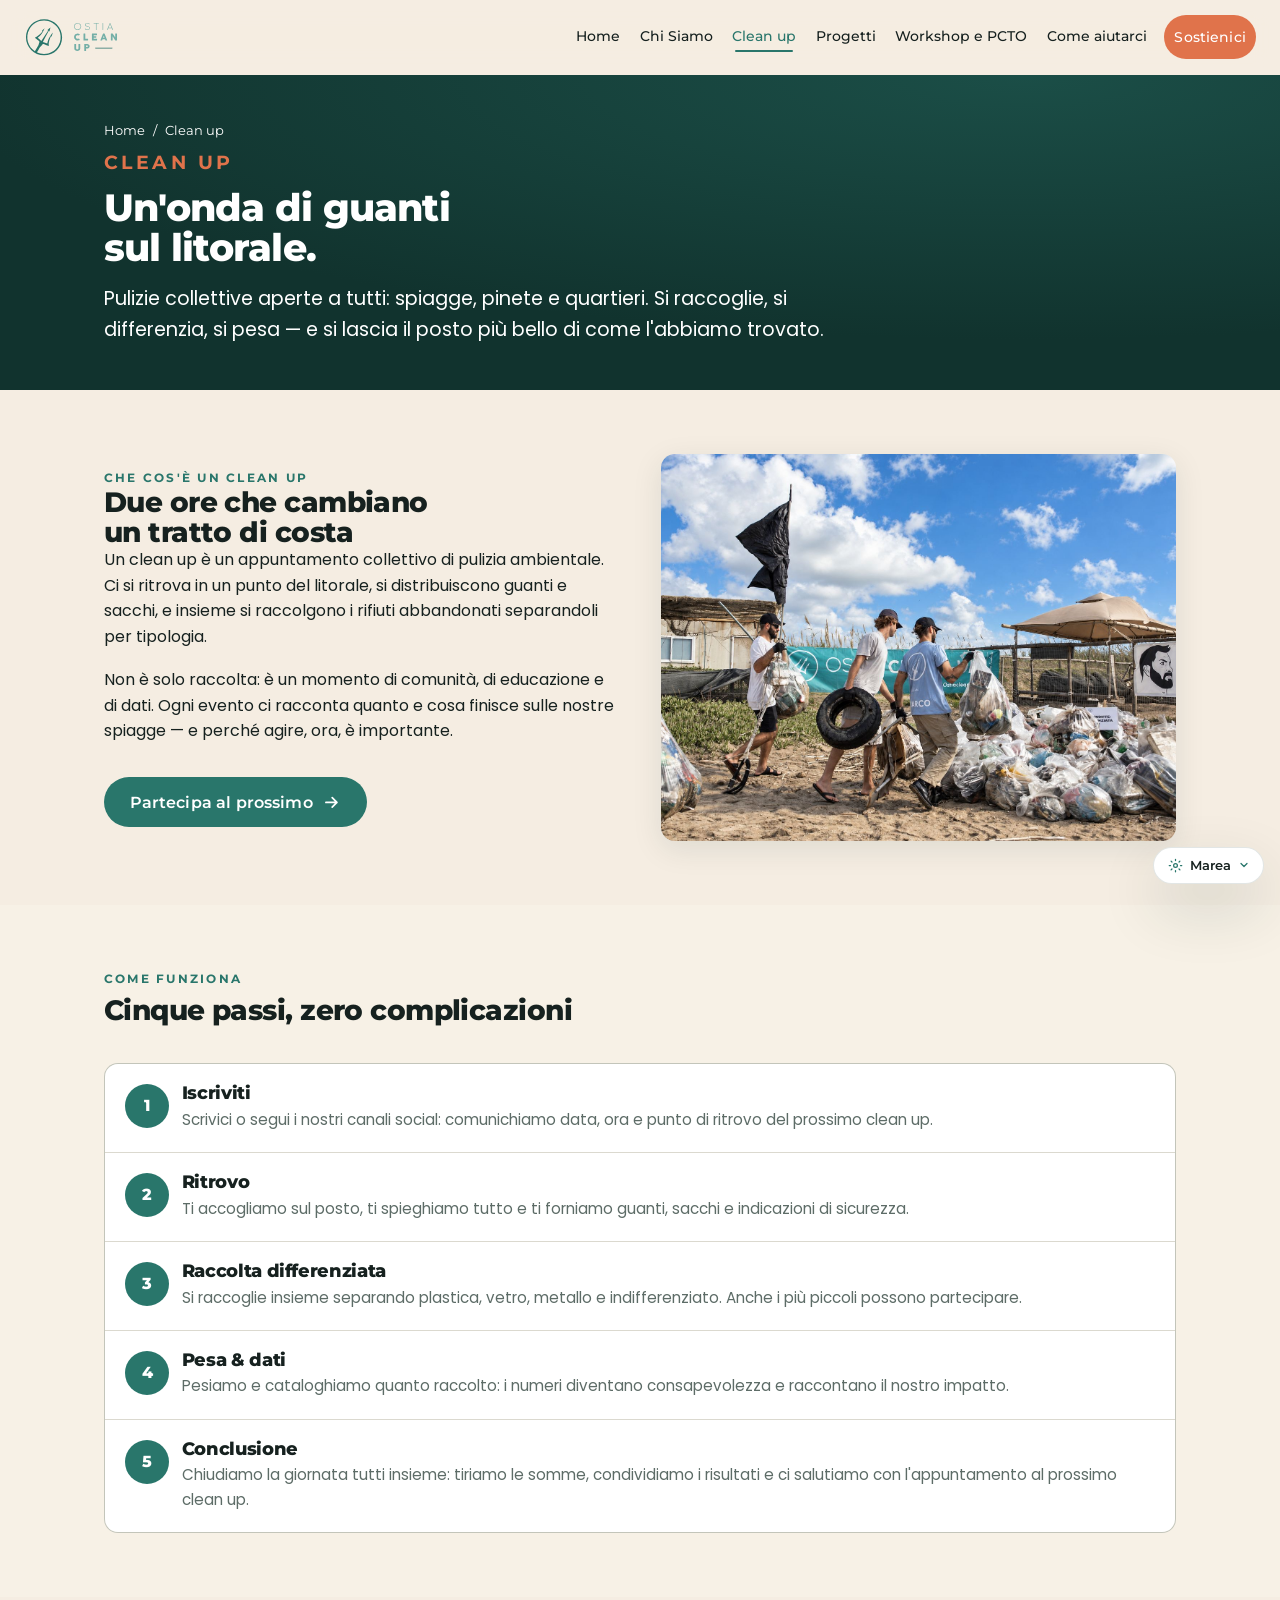
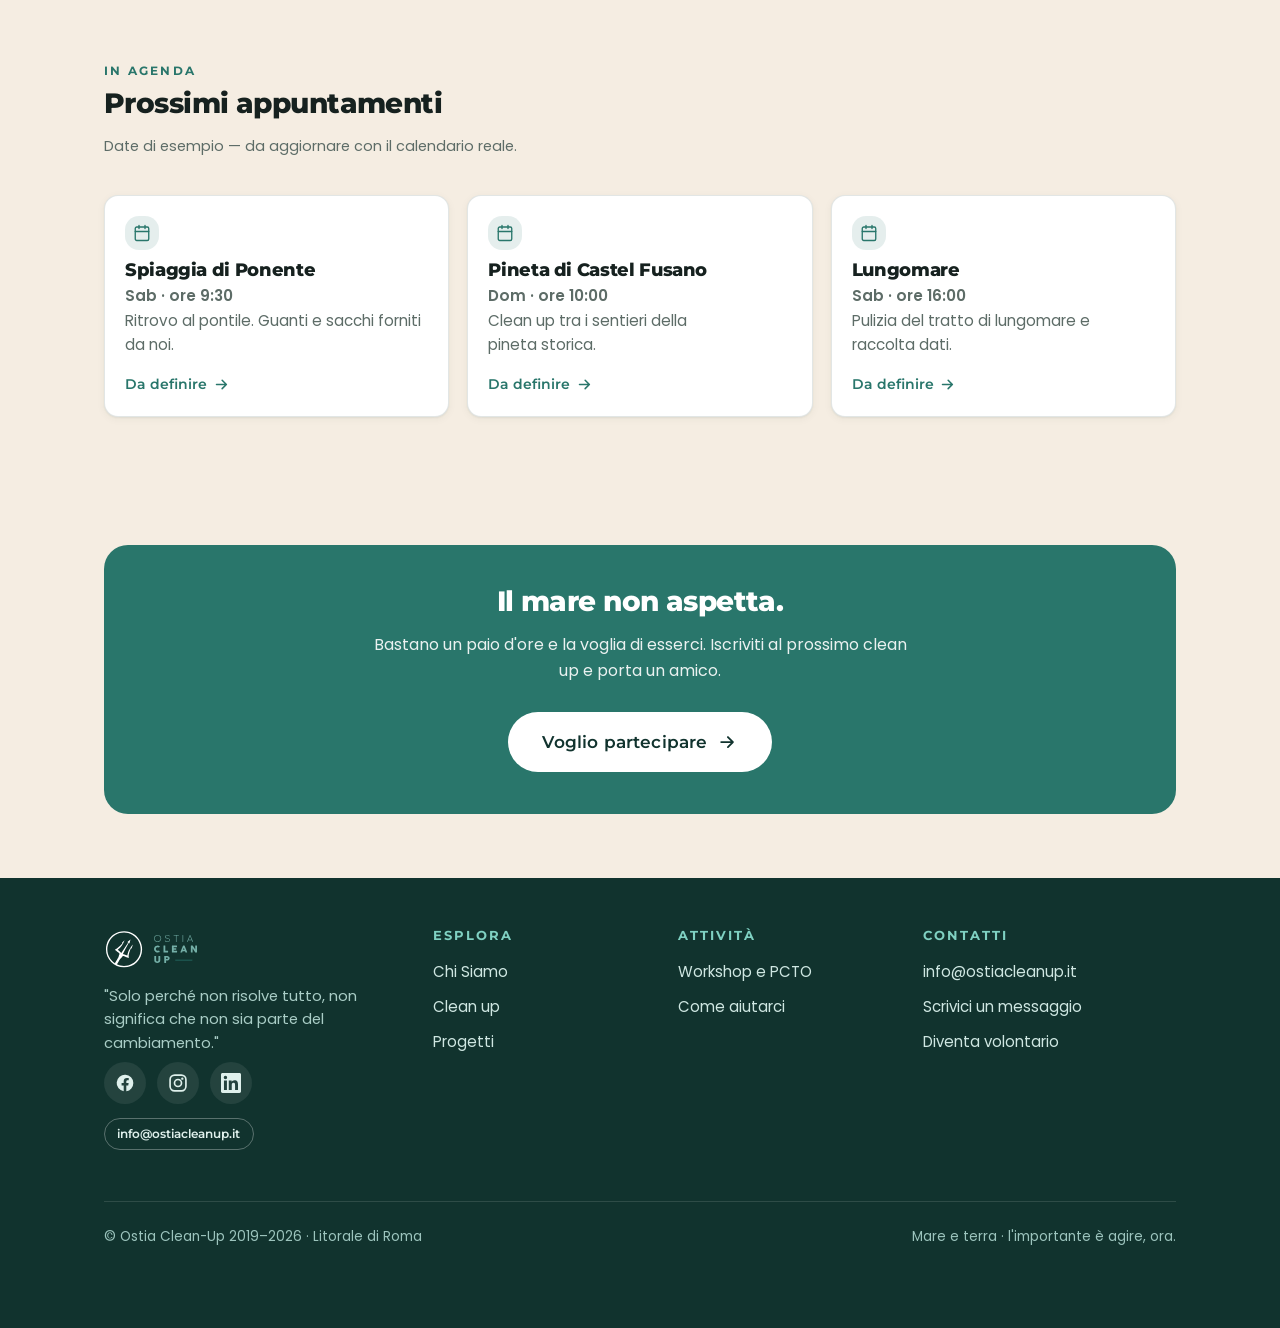
<file: clean-up.html>
<!doctype html>
<html lang="it" data-look="marea">
<head>
  <meta charset="utf-8">
  <meta name="viewport" content="width=device-width, initial-scale=1, viewport-fit=cover">
  <title>Clean up — Ostia Clean-Up</title>
  <meta name="description" content="I clean up di OCU: pulizie collettive di spiagge, pinete e quartieri del litorale romano, con raccolta differenziata e dati alla mano.">
  <meta name="theme-color" content="#29766B">
  <meta name="apple-mobile-web-app-capable" content="yes">
  <meta name="mobile-web-app-capable" content="yes">
  <meta name="apple-mobile-web-app-status-bar-style" content="black-translucent">
  <meta name="apple-mobile-web-app-title" content="OCU">
  <meta property="og:title" content="Clean up — Ostia Clean-Up">
  <meta property="og:description" content="I clean up di OCU: pulizie collettive di spiagge, pinete e quartieri del litorale romano, con raccolta differenziata e dati alla mano.">
  <meta property="og:type" content="website">
  <meta property="og:image" content="assets/icon-512.png">
  <link rel="manifest" href="manifest.webmanifest">
  <link rel="icon" href="assets/favicon.svg" type="image/svg+xml">
  <link rel="apple-touch-icon" href="assets/icon-180.png">
  <link rel="preconnect" href="https://fonts.googleapis.com">
  <link rel="preconnect" href="https://fonts.gstatic.com" crossorigin>
  <link href="https://fonts.googleapis.com/css2?family=Montserrat:wght@500;600;700;800;900&family=Poppins:wght@400;500;600&display=swap" rel="stylesheet">
  <link rel="stylesheet" href="style.css">
  <script>document.documentElement.classList.add('has-js');var L=localStorage.getItem('ocu-look');if(L)document.documentElement.setAttribute('data-look',L);</script>
</head>
<body>
<a class="skip-link" href="#main">Salta al contenuto</a>
<header class="site-header">
  <nav class="nav container" aria-label="Navigazione principale">
    <a class="brand" href="index.html" aria-label="Ostia Clean-Up — Home">
      <svg class="mark" viewBox="16.3 20.6 533.5 525.6" aria-hidden="true"><g transform="translate(0 566.8000000000001) scale(1 -1)"><path fill="currentColor" fill-rule="evenodd" d="M199.43 272.39 C215.58 258.13 230.77 244.73 247.16 230.27 C278.02 277.21 308.31 323.29 339.38 370.55 C333.93 371.63 331.35 372.15 326.83 373.04 C341.42 386.43 354.61 398.52 367.79 410.62 C368.26 410.19 368.73 409.75 369.20 409.32 C364.72 391.92 360.24 374.53 355.49 356.09 C352.84 359.26 350.94 361.53 347.38 365.78 C320.44 315.76 294.30 267.21 267.72 217.87 C288.50 210.29 307.67 203.29 326.45 196.44 C329.94 210.35 332.34 223.41 336.58 235.84 C340.95 248.61 346.44 261.13 352.72 273.10 C358.86 284.81 366.30 295.88 373.74 306.85 C381.08 317.68 389.14 328.02 396.88 338.57 C397.54 338.13 398.19 337.69 398.84 337.24 C393.67 320.37 388.50 303.50 382.92 285.27 C380.70 288.93 379.26 291.31 377.82 293.68 C376.85 293.77 375.89 293.87 374.92 293.96 C367.13 272.86 358.75 251.95 351.72 230.60 C344.63 209.08 343.99 186.72 347.44 162.72 C325.98 171.71 306.09 180.12 286.14 188.37 C272.07 194.19 265.95 192.11 257.44 179.48 C253.84 174.14 250.82 167.23 245.68 164.36 C236.11 159.01 232.01 150.20 226.89 141.79 C221.16 132.39 215.57 122.92 209.95 113.46 C203.09 101.93 196.27 90.39 189.40 78.80 C281.76 32.64 413.36 59.63 476.59 169.67 C537.79 276.18 499.82 413.18 392.85 473.40 C284.77 534.25 148.26 495.77 88.42 387.02 C28.29 277.74 71.68 150.51 161.52 94.39 C177.23 120.74 192.94 147.09 208.62 173.45 C209.26 174.53 209.60 175.80 209.99 177.01 C212.76 185.75 214.63 194.90 218.44 203.14 C224.65 216.55 224.18 222.42 212.80 231.90 C200.36 242.25 187.62 252.24 175.10 262.49 C170.53 266.24 166.22 270.30 160.91 275.01 C164.00 275.85 165.26 276.11 166.46 276.52 C194.83 286.25 270.48 355.61 260.81 363.88 L253.55 363.88 C266.66 376.29 279.53 388.46 290.98 399.31 C270.22 352.37 246.26 305.03 199.43 272.39 M42.34 279.65 C42.33 414.07 150.02 520.95 285.42 520.92 C417.09 520.90 524.63 411.81 524.59 278.33 C524.55 146.16 415.84 38.47 282.65 38.67 C149.59 38.87 42.35 146.41 42.34 279.65"/></g></svg>
      <img src="logotipo.svg" class="brand-wordmark" alt="Ostia Clean Up">
    </a>
    <button class="hamburger" aria-label="Apri il menu" aria-expanded="false" aria-controls="nav-links"><span></span><span></span><span></span></button>
    <div class="nav-links" id="nav-links">
      <button class="nav-close" aria-label="Chiudi il menu"><svg viewBox="0 0 24 24" fill="none" stroke="currentColor" stroke-width="2.5" stroke-linecap="round" stroke-linejoin="round" aria-hidden="true" width="20" height="20"><path d="M18 6L6 18M6 6l12 12"/></svg></button>
      <a href="index.html">Home</a>
      <a href="chi-siamo.html">Chi Siamo</a>
      <a href="clean-up.html" class="active" aria-current="page">Clean up</a>
      <a href="progetti.html">Progetti</a>
      <a href="workshop-pcto.html">Workshop e PCTO</a>
      <a href="come-aiutarci.html">Come aiutarci</a>
      <a class="btn btn--accent nav-cta" href="come-aiutarci.html#dona">Sostienici</a>
    </div>
  </nav>
</header>
<div class="nav-backdrop" hidden aria-hidden="true"></div>
<main id="main">


<section class="pagehero">
  <div class="container">
    <nav class="breadcrumb reveal" aria-label="Percorso"><a href="index.html">Home</a><span aria-hidden="true">/</span><span>Clean up</span></nav>
    <p class="eyebrow reveal">Clean up</p>
    <h1 class="reveal d1">Un'onda di guanti<br>sul litorale.</h1>
    <p class="reveal d2">Pulizie collettive aperte a tutti: spiagge, pinete e quartieri. Si raccoglie, si differenzia, si pesa — e si lascia il posto più bello di come l'abbiamo trovato.</p>
  </div>
</section>

<section class="section">
  <div class="container">
    <div class="split split--rev">
      <div class="split__media reveal"><img src="assets/foto/clean-up.jpg" alt="Volontari trasportano i rifiuti raccolti durante una pulizia della spiaggia a Ostia" loading="lazy"></div>
      <div>
        <p class="eyebrow reveal">Che cos'è un clean up</p>
        <h2 class="reveal">Due ore che cambiano un tratto di costa</h2>
        <div class="prose reveal d1">
          <p>Un clean up è un appuntamento collettivo di pulizia ambientale. Ci si ritrova in un punto del litorale, si distribuiscono guanti e sacchi, e insieme si raccolgono i rifiuti abbandonati separandoli per tipologia.</p>
          <p>Non è solo raccolta: è un momento di comunità, di educazione e di dati. Ogni evento ci racconta quanto e cosa finisce sulle nostre spiagge — e perché agire, ora, è importante.</p>
        </div>
        <a class="btn reveal d1 mt-2" href="come-aiutarci.html">Partecipa al prossimo <svg class="arrow" viewBox="0 0 24 24" fill="none" stroke="currentColor" stroke-width="2.2" stroke-linecap="round" stroke-linejoin="round" aria-hidden="true"><path d="M5 12h14M13 6l6 6-6 6"/></svg></a>
      </div>
    </div>
  </div>
</section>

<section class="section section--alt">
  <div class="container">
    <div class="sec-head reveal"><p class="eyebrow">Come funziona</p><h2>Cinque passi, zero complicazioni</h2></div>
    <div class="steps">
      <div class="step reveal"><span class="n">1</span><div><h3>Iscriviti</h3><p>Scrivici o segui i nostri canali social: comunichiamo data, ora e punto di ritrovo del prossimo clean up.</p></div></div>
      <div class="step reveal"><span class="n">2</span><div><h3>Ritrovo</h3><p>Ti accogliamo sul posto, ti spieghiamo tutto e ti forniamo guanti, sacchi e indicazioni di sicurezza.</p></div></div>
      <div class="step reveal"><span class="n">3</span><div><h3>Raccolta differenziata</h3><p>Si raccoglie insieme separando plastica, vetro, metallo e indifferenziato. Anche i più piccoli possono partecipare.</p></div></div>
      <div class="step reveal"><span class="n">4</span><div><h3>Pesa &amp; dati</h3><p>Pesiamo e cataloghiamo quanto raccolto: i numeri diventano consapevolezza e raccontano il nostro impatto.</p></div></div>
      <div class="step reveal"><span class="n">5</span><div><h3>Conclusione</h3><p>Chiudiamo la giornata tutti insieme: tiriamo le somme, condividiamo i risultati e ci salutiamo con l'appuntamento al prossimo clean up.</p></div></div>
    </div>
  </div>
</section>

<section class="section">
  <div class="container">
    <div class="sec-head reveal"><p class="eyebrow">In agenda</p><h2>Prossimi appuntamenti</h2><p class="lead">Date di esempio — da aggiornare con il calendario reale.</p></div>
    <div class="cards">
      <div class="card reveal"><span class="ico"><svg viewBox="0 0 24 24" fill="none" stroke="currentColor" stroke-width="1.8" stroke-linecap="round" stroke-linejoin="round" aria-hidden="true"><rect x="3" y="4" width="18" height="18" rx="2"/><path d="M16 2v4M8 2v4M3 10h18"/></svg></span><h3>Spiaggia di Ponente</h3><p><strong>Sab · ore 9:30</strong><br>Ritrovo al pontile. Guanti e sacchi forniti da noi.</p><span class="more">Da definire <svg class="arrow" viewBox="0 0 24 24" fill="none" stroke="currentColor" stroke-width="2.2" stroke-linecap="round" stroke-linejoin="round" aria-hidden="true"><path d="M5 12h14M13 6l6 6-6 6"/></svg></span></div>
      <div class="card reveal d1"><span class="ico"><svg viewBox="0 0 24 24" fill="none" stroke="currentColor" stroke-width="1.8" stroke-linecap="round" stroke-linejoin="round" aria-hidden="true"><rect x="3" y="4" width="18" height="18" rx="2"/><path d="M16 2v4M8 2v4M3 10h18"/></svg></span><h3>Pineta di Castel Fusano</h3><p><strong>Dom · ore 10:00</strong><br>Clean up tra i sentieri della pineta storica.</p><span class="more">Da definire <svg class="arrow" viewBox="0 0 24 24" fill="none" stroke="currentColor" stroke-width="2.2" stroke-linecap="round" stroke-linejoin="round" aria-hidden="true"><path d="M5 12h14M13 6l6 6-6 6"/></svg></span></div>
      <div class="card reveal d2"><span class="ico"><svg viewBox="0 0 24 24" fill="none" stroke="currentColor" stroke-width="1.8" stroke-linecap="round" stroke-linejoin="round" aria-hidden="true"><rect x="3" y="4" width="18" height="18" rx="2"/><path d="M16 2v4M8 2v4M3 10h18"/></svg></span><h3>Lungomare</h3><p><strong>Sab · ore 16:00</strong><br>Pulizia del tratto di lungomare e raccolta dati.</p><span class="more">Da definire <svg class="arrow" viewBox="0 0 24 24" fill="none" stroke="currentColor" stroke-width="2.2" stroke-linecap="round" stroke-linejoin="round" aria-hidden="true"><path d="M5 12h14M13 6l6 6-6 6"/></svg></span></div>
    </div>
  </div>
</section>


<section class="section"><div class="container"><div class="band reveal"><h2>Il mare non aspetta.</h2><p>Bastano un paio d'ore e la voglia di esserci. Iscriviti al prossimo clean up e porta un amico.</p><a class="btn btn--light btn--lg" href="come-aiutarci.html">Voglio partecipare <svg class="arrow" viewBox="0 0 24 24" fill="none" stroke="currentColor" stroke-width="2.2" stroke-linecap="round" stroke-linejoin="round" aria-hidden="true"><path d="M5 12h14M13 6l6 6-6 6"/></svg></a></div></div></section>

</main>

<footer class="site-footer">
  <div class="container">
    <div class="footer-grid">
      <div class="footer-about-col">
        <a class="brand" href="index.html" aria-label="Ostia Clean-Up — Home"><svg class="mark" viewBox="16.3 20.6 533.5 525.6" aria-hidden="true"><g transform="translate(0 566.8000000000001) scale(1 -1)"><path fill="currentColor" fill-rule="evenodd" d="M199.43 272.39 C215.58 258.13 230.77 244.73 247.16 230.27 C278.02 277.21 308.31 323.29 339.38 370.55 C333.93 371.63 331.35 372.15 326.83 373.04 C341.42 386.43 354.61 398.52 367.79 410.62 C368.26 410.19 368.73 409.75 369.20 409.32 C364.72 391.92 360.24 374.53 355.49 356.09 C352.84 359.26 350.94 361.53 347.38 365.78 C320.44 315.76 294.30 267.21 267.72 217.87 C288.50 210.29 307.67 203.29 326.45 196.44 C329.94 210.35 332.34 223.41 336.58 235.84 C340.95 248.61 346.44 261.13 352.72 273.10 C358.86 284.81 366.30 295.88 373.74 306.85 C381.08 317.68 389.14 328.02 396.88 338.57 C397.54 338.13 398.19 337.69 398.84 337.24 C393.67 320.37 388.50 303.50 382.92 285.27 C380.70 288.93 379.26 291.31 377.82 293.68 C376.85 293.77 375.89 293.87 374.92 293.96 C367.13 272.86 358.75 251.95 351.72 230.60 C344.63 209.08 343.99 186.72 347.44 162.72 C325.98 171.71 306.09 180.12 286.14 188.37 C272.07 194.19 265.95 192.11 257.44 179.48 C253.84 174.14 250.82 167.23 245.68 164.36 C236.11 159.01 232.01 150.20 226.89 141.79 C221.16 132.39 215.57 122.92 209.95 113.46 C203.09 101.93 196.27 90.39 189.40 78.80 C281.76 32.64 413.36 59.63 476.59 169.67 C537.79 276.18 499.82 413.18 392.85 473.40 C284.77 534.25 148.26 495.77 88.42 387.02 C28.29 277.74 71.68 150.51 161.52 94.39 C177.23 120.74 192.94 147.09 208.62 173.45 C209.26 174.53 209.60 175.80 209.99 177.01 C212.76 185.75 214.63 194.90 218.44 203.14 C224.65 216.55 224.18 222.42 212.80 231.90 C200.36 242.25 187.62 252.24 175.10 262.49 C170.53 266.24 166.22 270.30 160.91 275.01 C164.00 275.85 165.26 276.11 166.46 276.52 C194.83 286.25 270.48 355.61 260.81 363.88 L253.55 363.88 C266.66 376.29 279.53 388.46 290.98 399.31 C270.22 352.37 246.26 305.03 199.43 272.39 M42.34 279.65 C42.33 414.07 150.02 520.95 285.42 520.92 C417.09 520.90 524.63 411.81 524.59 278.33 C524.55 146.16 415.84 38.47 282.65 38.67 C149.59 38.87 42.35 146.41 42.34 279.65"/></g></svg><img src="logotipo.svg" class="brand-wordmark" alt="Ostia Clean Up"></a>
        <p class="footer-about">"Solo perché non risolve tutto, non significa che non sia parte del cambiamento."</p>
        <div class="socials">
          <a href="https://www.facebook.com/ostiacleanup" aria-label="Facebook" target="_blank" rel="noopener"><svg viewBox="0 0 24 24" fill="currentColor" aria-hidden="true"><path d="M22 12a10 10 0 1 0-11.56 9.88v-6.99H7.9V12h2.54V9.8c0-2.5 1.49-3.89 3.78-3.89 1.09 0 2.24.2 2.24.2v2.46h-1.26c-1.24 0-1.63.77-1.63 1.56V12h2.78l-.44 2.89h-2.34v6.99A10 10 0 0 0 22 12Z"/></svg></a>
          <a href="https://www.instagram.com/ostiacleanup/" aria-label="Instagram" target="_blank" rel="noopener"><svg viewBox="0 0 24 24" fill="currentColor" aria-hidden="true"><rect x="2.5" y="2.5" width="19" height="19" rx="5.5" fill="none" stroke="currentColor" stroke-width="2"/><circle cx="12" cy="12" r="4.2" fill="none" stroke="currentColor" stroke-width="2"/><circle cx="17.2" cy="6.8" r="1.4"/></svg></a>
          <a href="https://www.linkedin.com/company/ostiacleanup/" aria-label="LinkedIn" target="_blank" rel="noopener"><svg viewBox="0 0 24 24" fill="currentColor" aria-hidden="true"><path d="M20.45 20.45h-3.56v-5.57c0-1.33-.02-3.04-1.85-3.04-1.85 0-2.14 1.45-2.14 2.94v5.67H9.35V9h3.41v1.56h.05c.48-.9 1.63-1.85 3.36-1.85 3.59 0 4.25 2.36 4.25 5.44v6.3ZM5.34 7.43a2.06 2.06 0 1 1 0-4.13 2.06 2.06 0 0 1 0 4.13ZM7.12 20.45H3.56V9h3.56v11.45ZM22.22 0H1.77C.8 0 0 .77 0 1.73v20.54C0 23.22.8 24 1.77 24h20.45c.98 0 1.78-.78 1.78-1.73V1.73C24 .77 23.2 0 22.22 0Z"/></svg></a>
        </div>
        <a class="footer__email-btn" href="mailto:info@ostiacleanup.it">info@ostiacleanup.it</a>
      </div>
      <div class="footer-col"><h4>Esplora</h4><ul><li><a href="chi-siamo.html">Chi Siamo</a></li><li><a href="clean-up.html">Clean up</a></li><li><a href="progetti.html">Progetti</a></li></ul></div>
      <div class="footer-col"><h4>Attività</h4><ul><li><a href="workshop-pcto.html">Workshop e PCTO</a></li><li><a href="come-aiutarci.html">Come aiutarci</a></li></ul></div>
      <div class="footer-col"><h4>Contatti</h4><ul><li><a href="mailto:info@ostiacleanup.it">info@ostiacleanup.it</a></li><li><a href="index.html#contatti">Scrivici un messaggio</a></li><li><a href="come-aiutarci.html">Diventa volontario</a></li></ul></div>
    </div>
    <div class="footer-bottom"><span>© Ostia Clean-Up 2019–<span data-year>2025</span> · Litorale di Roma</span><span>Mare e terra · l'importante è agire, ora.</span></div>
  </div>
</footer>
<div class="look-switch">
  <button class="look-switch__toggle" aria-expanded="false" aria-haspopup="true"><svg viewBox="0 0 24 24" fill="none" stroke="currentColor" stroke-width="2" stroke-linecap="round" stroke-linejoin="round" aria-hidden="true" width="15" height="15"><circle cx="12" cy="12" r="3"/><path d="M12 2v2M12 20v2M4.93 4.93l1.41 1.41M17.66 17.66l1.41 1.41M2 12h2M20 12h2M6.34 17.66l-1.41 1.41M19.07 4.93l-1.41 1.41"/></svg><span class="look-switch__label">Tema</span><svg class="look-switch__chevron" viewBox="0 0 24 24" fill="none" stroke="currentColor" stroke-width="2.5" stroke-linecap="round" stroke-linejoin="round" aria-hidden="true" width="12" height="12"><path d="M6 9l6 6 6-6"/></svg></button>
  <div class="look-switch__panel">
    <button data-look="marea">Marea</button>
    <button data-look="onda">Onda</button>
    <button data-look="sabbia">Sabbia</button>
  </div>
</div>
<script src="script.js"></script>
</body>
</html>
</file>
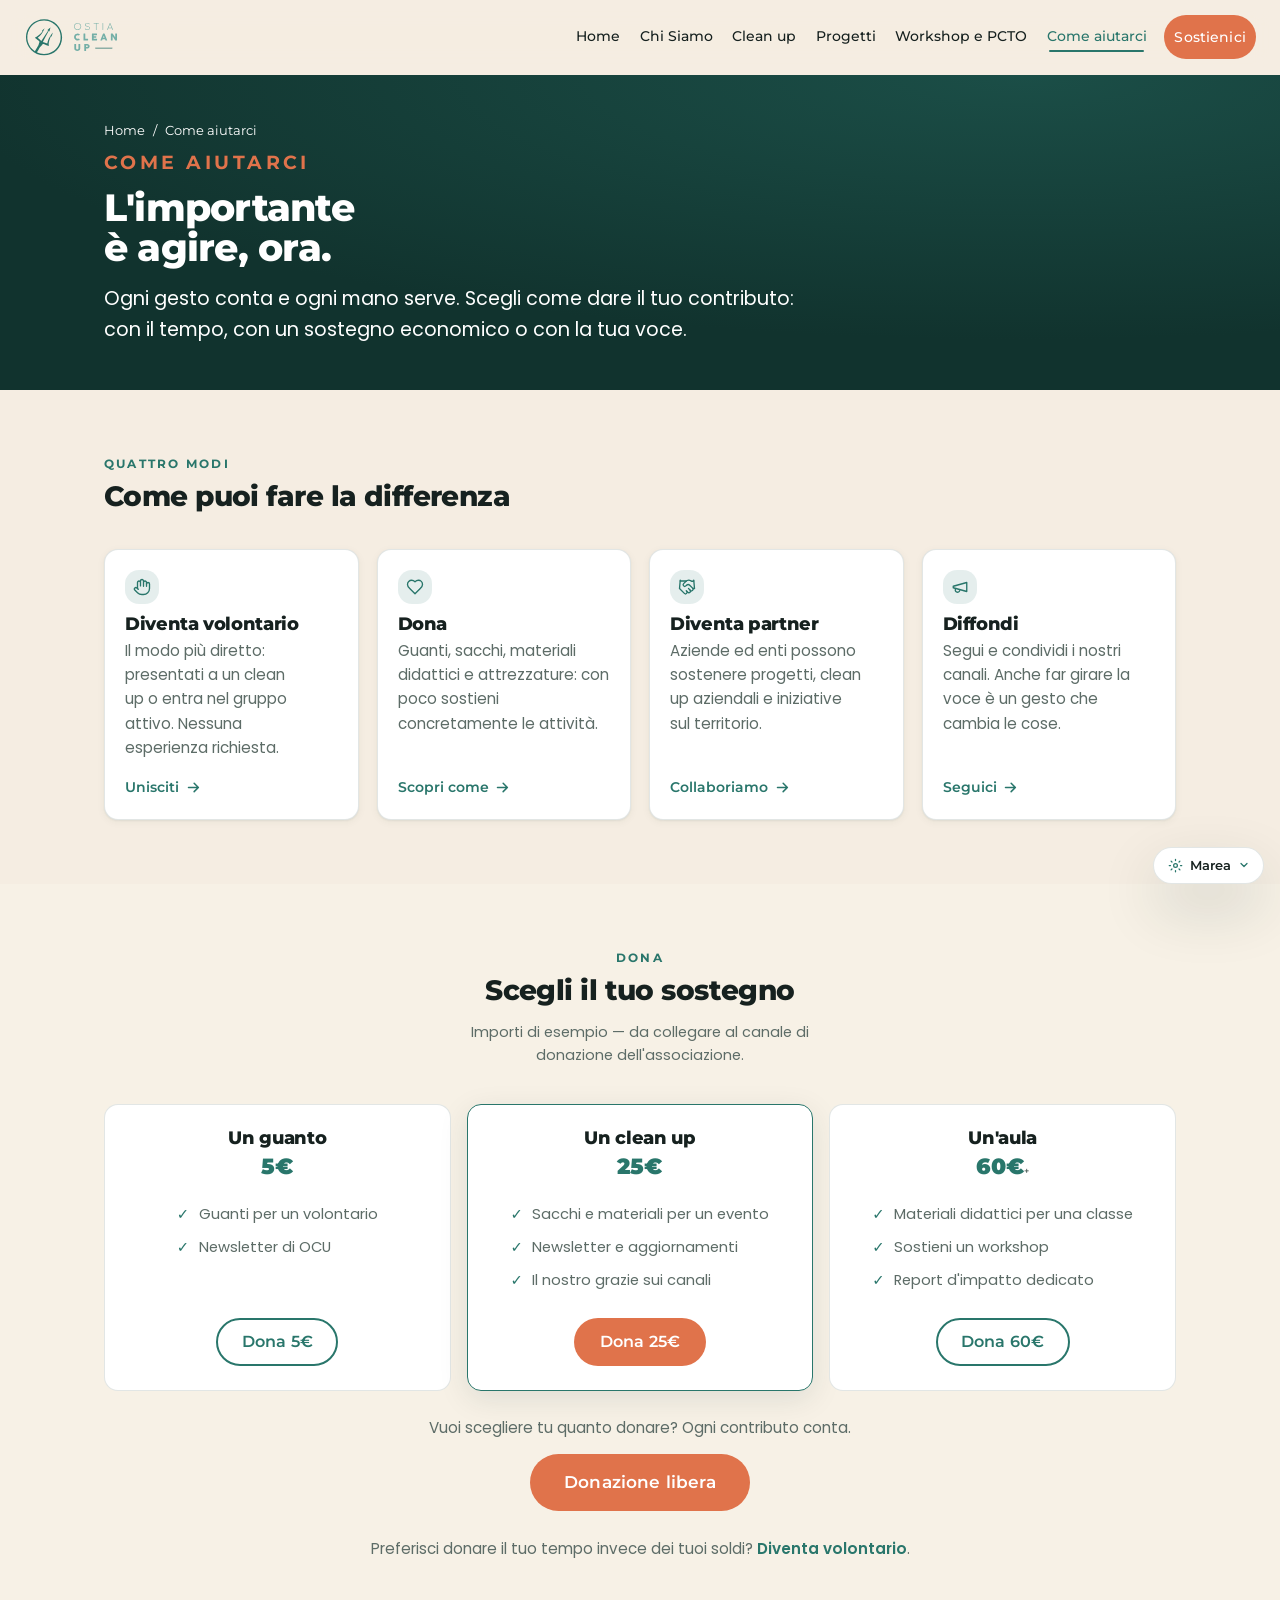
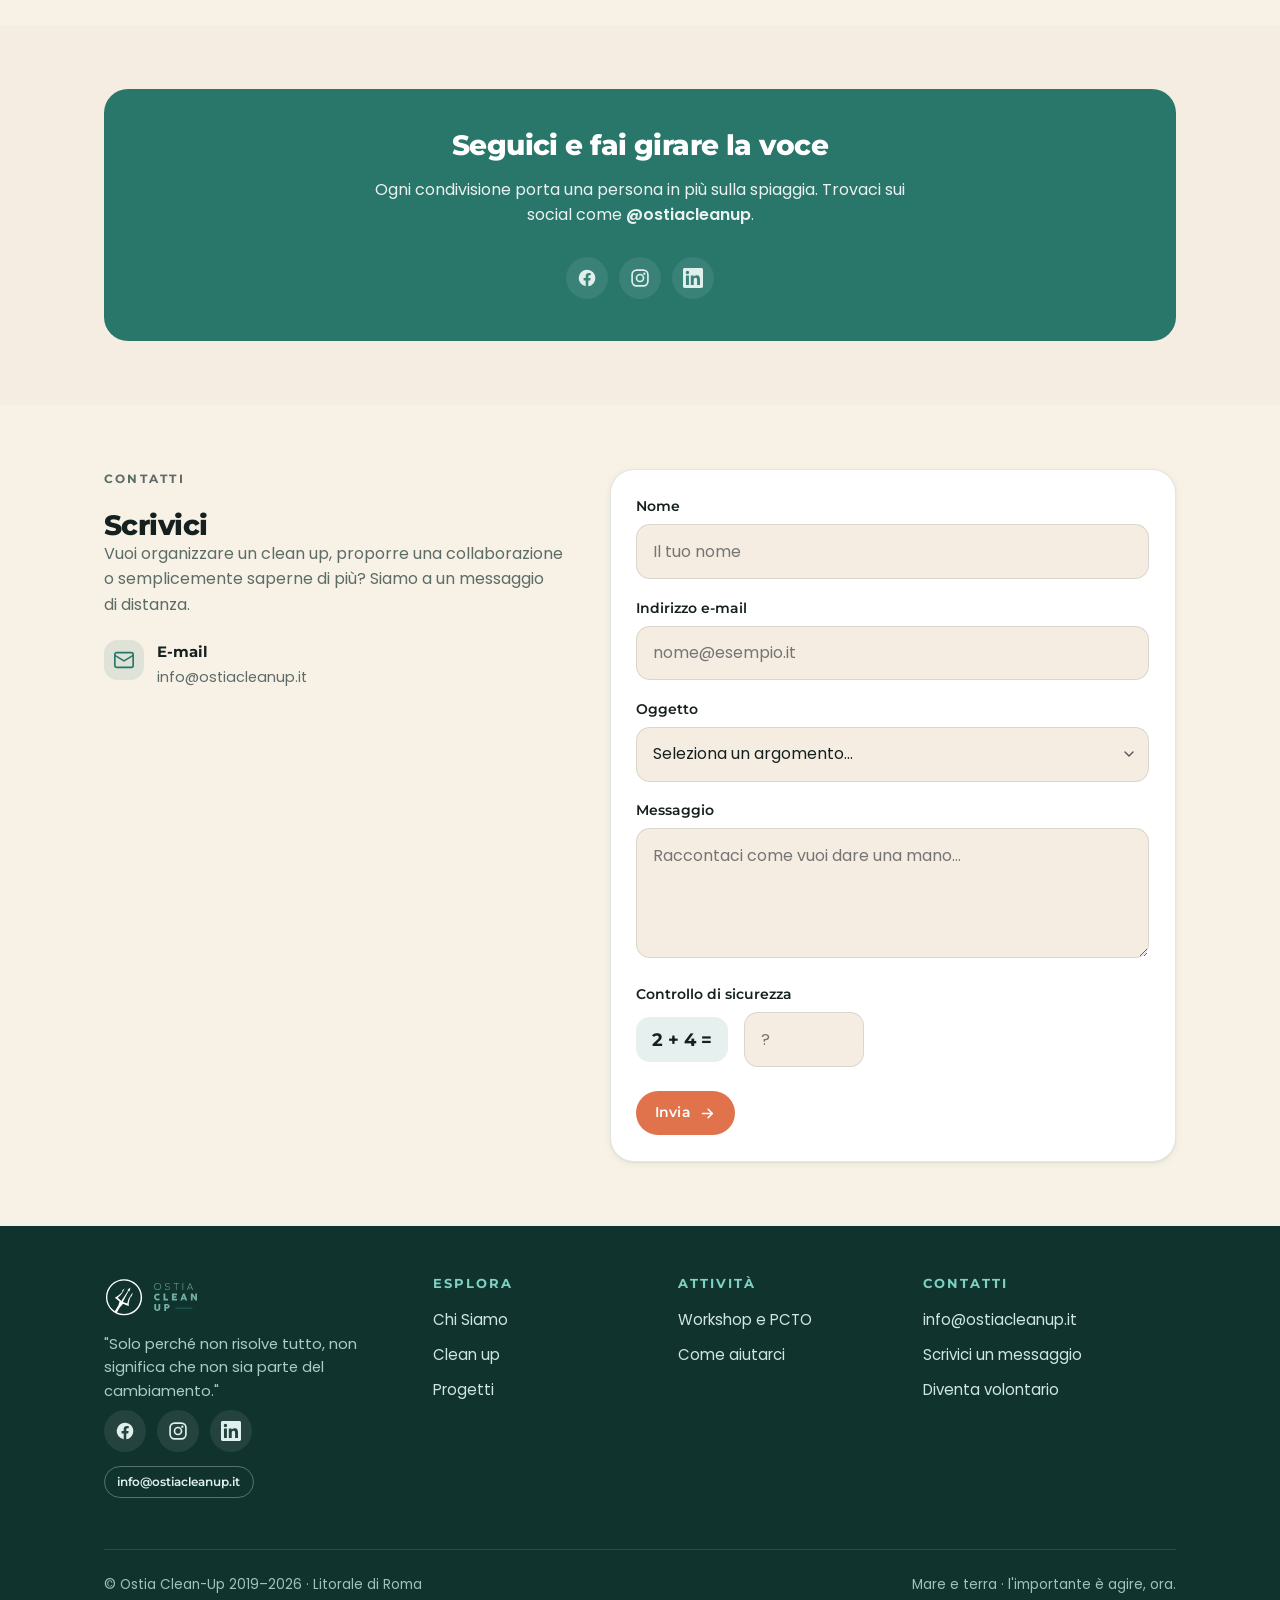
<file: come-aiutarci.html>
<!doctype html>
<html lang="it" data-look="marea">
<head>
  <meta charset="utf-8">
  <meta name="viewport" content="width=device-width, initial-scale=1, viewport-fit=cover">
  <title>Come aiutarci — Ostia Clean-Up</title>
  <meta name="description" content="Tanti modi per sostenere Ostia Clean-Up: diventa volontario, dona, costruisci una partnership o diffondi il messaggio.">
  <meta name="theme-color" content="#29766B">
  <meta name="apple-mobile-web-app-capable" content="yes">
  <meta name="mobile-web-app-capable" content="yes">
  <meta name="apple-mobile-web-app-status-bar-style" content="black-translucent">
  <meta name="apple-mobile-web-app-title" content="OCU">
  <meta property="og:title" content="Come aiutarci — Ostia Clean-Up">
  <meta property="og:description" content="Tanti modi per sostenere Ostia Clean-Up: diventa volontario, dona, costruisci una partnership o diffondi il messaggio.">
  <meta property="og:type" content="website">
  <meta property="og:image" content="assets/icon-512.png">
  <link rel="manifest" href="manifest.webmanifest">
  <link rel="icon" href="assets/favicon.svg" type="image/svg+xml">
  <link rel="apple-touch-icon" href="assets/icon-180.png">
  <link rel="preconnect" href="https://fonts.googleapis.com">
  <link rel="preconnect" href="https://fonts.gstatic.com" crossorigin>
  <link href="https://fonts.googleapis.com/css2?family=Montserrat:wght@500;600;700;800;900&family=Poppins:wght@400;500;600&display=swap" rel="stylesheet">
  <link rel="stylesheet" href="style.css">
  <script>document.documentElement.classList.add('has-js');var L=localStorage.getItem('ocu-look');if(L)document.documentElement.setAttribute('data-look',L);</script>
</head>
<body>
<a class="skip-link" href="#main">Salta al contenuto</a>
<header class="site-header">
  <nav class="nav container" aria-label="Navigazione principale">
    <a class="brand" href="index.html" aria-label="Ostia Clean-Up — Home">
      <svg class="mark" viewBox="16.3 20.6 533.5 525.6" aria-hidden="true"><g transform="translate(0 566.8000000000001) scale(1 -1)"><path fill="currentColor" fill-rule="evenodd" d="M199.43 272.39 C215.58 258.13 230.77 244.73 247.16 230.27 C278.02 277.21 308.31 323.29 339.38 370.55 C333.93 371.63 331.35 372.15 326.83 373.04 C341.42 386.43 354.61 398.52 367.79 410.62 C368.26 410.19 368.73 409.75 369.20 409.32 C364.72 391.92 360.24 374.53 355.49 356.09 C352.84 359.26 350.94 361.53 347.38 365.78 C320.44 315.76 294.30 267.21 267.72 217.87 C288.50 210.29 307.67 203.29 326.45 196.44 C329.94 210.35 332.34 223.41 336.58 235.84 C340.95 248.61 346.44 261.13 352.72 273.10 C358.86 284.81 366.30 295.88 373.74 306.85 C381.08 317.68 389.14 328.02 396.88 338.57 C397.54 338.13 398.19 337.69 398.84 337.24 C393.67 320.37 388.50 303.50 382.92 285.27 C380.70 288.93 379.26 291.31 377.82 293.68 C376.85 293.77 375.89 293.87 374.92 293.96 C367.13 272.86 358.75 251.95 351.72 230.60 C344.63 209.08 343.99 186.72 347.44 162.72 C325.98 171.71 306.09 180.12 286.14 188.37 C272.07 194.19 265.95 192.11 257.44 179.48 C253.84 174.14 250.82 167.23 245.68 164.36 C236.11 159.01 232.01 150.20 226.89 141.79 C221.16 132.39 215.57 122.92 209.95 113.46 C203.09 101.93 196.27 90.39 189.40 78.80 C281.76 32.64 413.36 59.63 476.59 169.67 C537.79 276.18 499.82 413.18 392.85 473.40 C284.77 534.25 148.26 495.77 88.42 387.02 C28.29 277.74 71.68 150.51 161.52 94.39 C177.23 120.74 192.94 147.09 208.62 173.45 C209.26 174.53 209.60 175.80 209.99 177.01 C212.76 185.75 214.63 194.90 218.44 203.14 C224.65 216.55 224.18 222.42 212.80 231.90 C200.36 242.25 187.62 252.24 175.10 262.49 C170.53 266.24 166.22 270.30 160.91 275.01 C164.00 275.85 165.26 276.11 166.46 276.52 C194.83 286.25 270.48 355.61 260.81 363.88 L253.55 363.88 C266.66 376.29 279.53 388.46 290.98 399.31 C270.22 352.37 246.26 305.03 199.43 272.39 M42.34 279.65 C42.33 414.07 150.02 520.95 285.42 520.92 C417.09 520.90 524.63 411.81 524.59 278.33 C524.55 146.16 415.84 38.47 282.65 38.67 C149.59 38.87 42.35 146.41 42.34 279.65"/></g></svg>
      <img src="logotipo.svg" class="brand-wordmark" alt="Ostia Clean Up">
    </a>
    <button class="hamburger" aria-label="Apri il menu" aria-expanded="false" aria-controls="nav-links"><span></span><span></span><span></span></button>
    <div class="nav-links" id="nav-links">
      <button class="nav-close" aria-label="Chiudi il menu"><svg viewBox="0 0 24 24" fill="none" stroke="currentColor" stroke-width="2.5" stroke-linecap="round" stroke-linejoin="round" aria-hidden="true" width="20" height="20"><path d="M18 6L6 18M6 6l12 12"/></svg></button>
      <a href="index.html">Home</a>
      <a href="chi-siamo.html">Chi Siamo</a>
      <a href="clean-up.html">Clean up</a>
      <a href="progetti.html">Progetti</a>
      <a href="workshop-pcto.html">Workshop e PCTO</a>
      <a href="come-aiutarci.html" class="active" aria-current="page">Come aiutarci</a>
      <a class="btn btn--accent nav-cta" href="come-aiutarci.html#dona">Sostienici</a>
    </div>
  </nav>
</header>
<div class="nav-backdrop" hidden aria-hidden="true"></div>
<main id="main">


<section class="pagehero">
  <div class="container">
    <nav class="breadcrumb reveal" aria-label="Percorso"><a href="index.html">Home</a><span aria-hidden="true">/</span><span>Come aiutarci</span></nav>
    <p class="eyebrow reveal">Come aiutarci</p>
    <h1 class="reveal d1">L'importante<br>è agire, ora.</h1>
    <p class="reveal d2">Ogni gesto conta e ogni mano serve. Scegli come dare il tuo contributo: con il tempo, con un sostegno economico o con la tua voce.</p>
  </div>
</section>

<section class="section">
  <div class="container">
    <div class="sec-head reveal"><p class="eyebrow">Quattro modi</p><h2>Come puoi fare la differenza</h2></div>
    <div class="cards">
      <div class="card reveal"><span class="ico"><svg viewBox="0 0 24 24" fill="none" stroke="currentColor" stroke-width="1.8" stroke-linecap="round" stroke-linejoin="round" aria-hidden="true"><path d="M18 11V6a2 2 0 0 0-4 0v5M14 10V4a2 2 0 0 0-4 0v6M10 10.5V6a2 2 0 0 0-4 0v8"/><path d="M18 8a2 2 0 1 1 4 0v6a8 8 0 0 1-8 8h-2c-2.8 0-4.5-.86-5.99-2.34l-3.6-3.6a2 2 0 0 1 2.83-2.82L7 15"/></svg></span><h3>Diventa volontario</h3><p>Il modo più diretto: presentati a un clean up o entra nel gruppo attivo. Nessuna esperienza richiesta.</p><a class="more" href="index.html#contatti">Unisciti <svg class="arrow" viewBox="0 0 24 24" fill="none" stroke="currentColor" stroke-width="2.2" stroke-linecap="round" stroke-linejoin="round" aria-hidden="true"><path d="M5 12h14M13 6l6 6-6 6"/></svg></a></div>
      <div class="card reveal d1"><span class="ico"><svg viewBox="0 0 24 24" fill="none" stroke="currentColor" stroke-width="1.8" stroke-linecap="round" stroke-linejoin="round" aria-hidden="true"><path d="M19 14c1.49-1.46 3-3.21 3-5.5A5.5 5.5 0 0 0 16.5 3c-1.76 0-3 .5-4.5 2-1.5-1.5-2.74-2-4.5-2A5.5 5.5 0 0 0 2 8.5c0 2.3 1.5 4.05 3 5.5l7 7Z"/></svg></span><h3>Dona</h3><p>Guanti, sacchi, materiali didattici e attrezzature: con poco sostieni concretamente le attività.</p><a class="more" href="#dona">Scopri come <svg class="arrow" viewBox="0 0 24 24" fill="none" stroke="currentColor" stroke-width="2.2" stroke-linecap="round" stroke-linejoin="round" aria-hidden="true"><path d="M5 12h14M13 6l6 6-6 6"/></svg></a></div>
      <div class="card reveal d2"><span class="ico"><svg viewBox="0 0 24 24" fill="none" stroke="currentColor" stroke-width="1.8" stroke-linecap="round" stroke-linejoin="round" aria-hidden="true"><path d="m11 17 2 2a1 1 0 1 0 3-3"/><path d="m14 14 2.5 2.5a1 1 0 1 0 3-3l-3.88-3.88a3 3 0 0 0-4.24 0l-.88.88a1 1 0 1 1-3-3l2.81-2.81a5.79 5.79 0 0 1 7.06-.87l.47.28a2 2 0 0 0 1.42.25L21 4"/><path d="m21 3 1 11h-2"/><path d="M3 3 2 14l6.5 6.5a1 1 0 1 0 3-3"/><path d="M3 4h8"/></svg></span><h3>Diventa partner</h3><p>Aziende ed enti possono sostenere progetti, clean up aziendali e iniziative sul territorio.</p><a class="more" href="index.html#contatti">Collaboriamo <svg class="arrow" viewBox="0 0 24 24" fill="none" stroke="currentColor" stroke-width="2.2" stroke-linecap="round" stroke-linejoin="round" aria-hidden="true"><path d="M5 12h14M13 6l6 6-6 6"/></svg></a></div>
      <div class="card reveal d3"><span class="ico"><svg viewBox="0 0 24 24" fill="none" stroke="currentColor" stroke-width="1.8" stroke-linecap="round" stroke-linejoin="round" aria-hidden="true"><path d="m3 11 18-5v12L3 13v-2Z"/><path d="M11.6 16.8a3 3 0 1 1-5.8-1.6"/></svg></span><h3>Diffondi</h3><p>Segui e condividi i nostri canali. Anche far girare la voce è un gesto che cambia le cose.</p><a class="more" href="#social">Seguici <svg class="arrow" viewBox="0 0 24 24" fill="none" stroke="currentColor" stroke-width="2.2" stroke-linecap="round" stroke-linejoin="round" aria-hidden="true"><path d="M5 12h14M13 6l6 6-6 6"/></svg></a></div>
    </div>
  </div>
</section>

<section class="section section--alt" id="dona">
  <div class="container">
    <div class="sec-head center reveal"><p class="eyebrow">Dona</p><h2>Scegli il tuo sostegno</h2><p class="lead center">Importi di esempio — da collegare al canale di donazione dell'associazione.</p></div>
    <div class="tiers">
      <div class="tier reveal"><h3>Un guanto</h3><div class="amt">5€</div><ul><li>Guanti per un volontario</li><li>Newsletter di OCU</li></ul><button class="btn btn--ghost" data-modal="dona">Dona 5€</button></div>
      <div class="tier feat reveal d1"><h3>Un clean up</h3><div class="amt">25€</div><ul><li>Sacchi e materiali per un evento</li><li>Newsletter e aggiornamenti</li><li>Il nostro grazie sui canali</li></ul><button class="btn btn--accent" data-modal="dona">Dona 25€</button></div>
      <div class="tier reveal d2"><h3>Un'aula</h3><div class="amt">60€<small>+</small></div><ul><li>Materiali didattici per una classe</li><li>Sostieni un workshop</li><li>Report d'impatto dedicato</li></ul><button class="btn btn--ghost" data-modal="dona">Dona 60€</button></div>
    </div>
    <div class="center reveal mt-3"><p class="lead center" style="font-size:.95rem;margin-bottom:.8rem">Vuoi scegliere tu quanto donare? Ogni contributo conta.</p><button class="btn btn--accent btn--lg" data-modal="dona">Donazione libera</button></div>
    <p class="center lead reveal mt-3" style="font-size:.95rem">Preferisci donare il tuo tempo invece dei tuoi soldi? <a href="index.html#contatti" style="color:var(--primary);font-weight:600">Diventa volontario</a>.</p>
  </div>
</section>

<section class="section" id="social">
  <div class="container">
    <div class="band reveal">
      <h2>Seguici e fai girare la voce</h2>
      <p>Ogni condivisione porta una persona in più sulla spiaggia. Trovaci sui social come <strong>@ostiacleanup</strong>.</p>
      <div class="socials" style="justify-content:center">
        <a href="https://www.facebook.com/ostiacleanup" aria-label="Facebook" target="_blank" rel="noopener"><svg viewBox="0 0 24 24" fill="currentColor" aria-hidden="true"><path d="M22 12a10 10 0 1 0-11.56 9.88v-6.99H7.9V12h2.54V9.8c0-2.5 1.49-3.89 3.78-3.89 1.09 0 2.24.2 2.24.2v2.46h-1.26c-1.24 0-1.63.77-1.63 1.56V12h2.78l-.44 2.89h-2.34v6.99A10 10 0 0 0 22 12Z"/></svg></a>
        <a href="https://www.instagram.com/ostiacleanup/" aria-label="Instagram" target="_blank" rel="noopener"><svg viewBox="0 0 24 24" fill="currentColor" aria-hidden="true"><rect x="2.5" y="2.5" width="19" height="19" rx="5.5" fill="none" stroke="currentColor" stroke-width="2"/><circle cx="12" cy="12" r="4.2" fill="none" stroke="currentColor" stroke-width="2"/><circle cx="17.2" cy="6.8" r="1.4"/></svg></a>
        <a href="https://www.linkedin.com/company/ostiacleanup/" aria-label="LinkedIn" target="_blank" rel="noopener"><svg viewBox="0 0 24 24" fill="currentColor" aria-hidden="true"><path d="M20.45 20.45h-3.56v-5.57c0-1.33-.02-3.04-1.85-3.04-1.85 0-2.14 1.45-2.14 2.94v5.67H9.35V9h3.41v1.56h.05c.48-.9 1.63-1.85 3.36-1.85 3.59 0 4.25 2.36 4.25 5.44v6.3ZM5.34 7.43a2.06 2.06 0 1 1 0-4.13 2.06 2.06 0 0 1 0 4.13ZM7.12 20.45H3.56V9h3.56v11.45ZM22.22 0H1.77C.8 0 0 .77 0 1.73v20.54C0 23.22.8 24 1.77 24h20.45c.98 0 1.78-.78 1.78-1.73V1.73C24 .77 23.2 0 22.22 0Z"/></svg></a>
      </div>
    </div>
  </div>
</section>


<section class="section section--alt" id="contatti">
  <div class="container">
    <div class="contact">
      <div class="contact__info">
        <p class="eyebrow reveal">Contatti</p>
        <h2 class="reveal">Scrivici</h2>
        <p class="reveal d1">Vuoi organizzare un clean up, proporre una collaborazione o semplicemente saperne di più? Siamo a un messaggio di distanza.</p>
        <ul class="contact__list reveal d2">
          <li><span class="ico"><svg viewBox="0 0 24 24" fill="none" stroke="currentColor" stroke-width="1.8" stroke-linecap="round" stroke-linejoin="round" aria-hidden="true"><rect x="2" y="4" width="20" height="16" rx="2"/><path d="m22 7-10 6L2 7"/></svg></span><div><b>E-mail</b><span>info@ostiacleanup.it</span></div></li>
        </ul>
      </div>
      <form class="form reveal d1" id="contact-form" novalidate>
        <div class="field"><label for="f-name">Nome</label><input id="f-name" name="name" type="text" autocomplete="name" placeholder="Il tuo nome" required></div>
        <div class="field"><label for="f-email">Indirizzo e-mail</label><input id="f-email" name="email" type="email" autocomplete="email" placeholder="nome@esempio.it" required></div>
        <div class="field">
          <label for="f-topic">Oggetto</label>
          <select id="f-topic" name="topic" required>
            <option value="" disabled selected>Seleziona un argomento…</option>
            <option value="Aspirante volontario">Aspirante volontario</option>
            <option value="Rappresentante scuola">Rappresentante scuola</option>
            <option value="Partner">Partner</option>
            <option value="Info o altro">Info o altro</option>
          </select>
        </div>
        <div class="field"><label for="f-msg">Messaggio</label><textarea id="f-msg" name="message" placeholder="Raccontaci come vuoi dare una mano…" required></textarea></div>
        <div class="field"><label for="f-captcha">Controllo di sicurezza</label><div class="captcha"><span class="q" id="captcha-q">5 + 10 =</span><input id="f-captcha" name="captcha" type="number" inputmode="numeric" placeholder="?" required></div></div>
        <button class="btn btn--accent btn--sm" type="submit">Invia <svg class="arrow" viewBox="0 0 24 24" fill="none" stroke="currentColor" stroke-width="2.2" stroke-linecap="round" stroke-linejoin="round" aria-hidden="true"><path d="M5 12h14M13 6l6 6-6 6"/></svg></button>
        <p class="form__msg" id="form-msg" role="status" aria-live="polite"></p>
      </form>
    </div>
  </div>
</section>

</main>

<footer class="site-footer">
  <div class="container">
    <div class="footer-grid">
      <div class="footer-about-col">
        <a class="brand" href="index.html" aria-label="Ostia Clean-Up — Home"><svg class="mark" viewBox="16.3 20.6 533.5 525.6" aria-hidden="true"><g transform="translate(0 566.8000000000001) scale(1 -1)"><path fill="currentColor" fill-rule="evenodd" d="M199.43 272.39 C215.58 258.13 230.77 244.73 247.16 230.27 C278.02 277.21 308.31 323.29 339.38 370.55 C333.93 371.63 331.35 372.15 326.83 373.04 C341.42 386.43 354.61 398.52 367.79 410.62 C368.26 410.19 368.73 409.75 369.20 409.32 C364.72 391.92 360.24 374.53 355.49 356.09 C352.84 359.26 350.94 361.53 347.38 365.78 C320.44 315.76 294.30 267.21 267.72 217.87 C288.50 210.29 307.67 203.29 326.45 196.44 C329.94 210.35 332.34 223.41 336.58 235.84 C340.95 248.61 346.44 261.13 352.72 273.10 C358.86 284.81 366.30 295.88 373.74 306.85 C381.08 317.68 389.14 328.02 396.88 338.57 C397.54 338.13 398.19 337.69 398.84 337.24 C393.67 320.37 388.50 303.50 382.92 285.27 C380.70 288.93 379.26 291.31 377.82 293.68 C376.85 293.77 375.89 293.87 374.92 293.96 C367.13 272.86 358.75 251.95 351.72 230.60 C344.63 209.08 343.99 186.72 347.44 162.72 C325.98 171.71 306.09 180.12 286.14 188.37 C272.07 194.19 265.95 192.11 257.44 179.48 C253.84 174.14 250.82 167.23 245.68 164.36 C236.11 159.01 232.01 150.20 226.89 141.79 C221.16 132.39 215.57 122.92 209.95 113.46 C203.09 101.93 196.27 90.39 189.40 78.80 C281.76 32.64 413.36 59.63 476.59 169.67 C537.79 276.18 499.82 413.18 392.85 473.40 C284.77 534.25 148.26 495.77 88.42 387.02 C28.29 277.74 71.68 150.51 161.52 94.39 C177.23 120.74 192.94 147.09 208.62 173.45 C209.26 174.53 209.60 175.80 209.99 177.01 C212.76 185.75 214.63 194.90 218.44 203.14 C224.65 216.55 224.18 222.42 212.80 231.90 C200.36 242.25 187.62 252.24 175.10 262.49 C170.53 266.24 166.22 270.30 160.91 275.01 C164.00 275.85 165.26 276.11 166.46 276.52 C194.83 286.25 270.48 355.61 260.81 363.88 L253.55 363.88 C266.66 376.29 279.53 388.46 290.98 399.31 C270.22 352.37 246.26 305.03 199.43 272.39 M42.34 279.65 C42.33 414.07 150.02 520.95 285.42 520.92 C417.09 520.90 524.63 411.81 524.59 278.33 C524.55 146.16 415.84 38.47 282.65 38.67 C149.59 38.87 42.35 146.41 42.34 279.65"/></g></svg><img src="logotipo.svg" class="brand-wordmark" alt="Ostia Clean Up"></a>
        <p class="footer-about">"Solo perché non risolve tutto, non significa che non sia parte del cambiamento."</p>
        <div class="socials">
          <a href="https://www.facebook.com/ostiacleanup" aria-label="Facebook" target="_blank" rel="noopener"><svg viewBox="0 0 24 24" fill="currentColor" aria-hidden="true"><path d="M22 12a10 10 0 1 0-11.56 9.88v-6.99H7.9V12h2.54V9.8c0-2.5 1.49-3.89 3.78-3.89 1.09 0 2.24.2 2.24.2v2.46h-1.26c-1.24 0-1.63.77-1.63 1.56V12h2.78l-.44 2.89h-2.34v6.99A10 10 0 0 0 22 12Z"/></svg></a>
          <a href="https://www.instagram.com/ostiacleanup/" aria-label="Instagram" target="_blank" rel="noopener"><svg viewBox="0 0 24 24" fill="currentColor" aria-hidden="true"><rect x="2.5" y="2.5" width="19" height="19" rx="5.5" fill="none" stroke="currentColor" stroke-width="2"/><circle cx="12" cy="12" r="4.2" fill="none" stroke="currentColor" stroke-width="2"/><circle cx="17.2" cy="6.8" r="1.4"/></svg></a>
          <a href="https://www.linkedin.com/company/ostiacleanup/" aria-label="LinkedIn" target="_blank" rel="noopener"><svg viewBox="0 0 24 24" fill="currentColor" aria-hidden="true"><path d="M20.45 20.45h-3.56v-5.57c0-1.33-.02-3.04-1.85-3.04-1.85 0-2.14 1.45-2.14 2.94v5.67H9.35V9h3.41v1.56h.05c.48-.9 1.63-1.85 3.36-1.85 3.59 0 4.25 2.36 4.25 5.44v6.3ZM5.34 7.43a2.06 2.06 0 1 1 0-4.13 2.06 2.06 0 0 1 0 4.13ZM7.12 20.45H3.56V9h3.56v11.45ZM22.22 0H1.77C.8 0 0 .77 0 1.73v20.54C0 23.22.8 24 1.77 24h20.45c.98 0 1.78-.78 1.78-1.73V1.73C24 .77 23.2 0 22.22 0Z"/></svg></a>
        </div>
        <a class="footer__email-btn" href="mailto:info@ostiacleanup.it">info@ostiacleanup.it</a>
      </div>
      <div class="footer-col"><h4>Esplora</h4><ul><li><a href="chi-siamo.html">Chi Siamo</a></li><li><a href="clean-up.html">Clean up</a></li><li><a href="progetti.html">Progetti</a></li></ul></div>
      <div class="footer-col"><h4>Attività</h4><ul><li><a href="workshop-pcto.html">Workshop e PCTO</a></li><li><a href="come-aiutarci.html">Come aiutarci</a></li></ul></div>
      <div class="footer-col"><h4>Contatti</h4><ul><li><a href="mailto:info@ostiacleanup.it">info@ostiacleanup.it</a></li><li><a href="index.html#contatti">Scrivici un messaggio</a></li><li><a href="come-aiutarci.html">Diventa volontario</a></li></ul></div>
    </div>
    <div class="footer-bottom"><span>© Ostia Clean-Up 2019–<span data-year>2025</span> · Litorale di Roma</span><span>Mare e terra · l'importante è agire, ora.</span></div>
  </div>
</footer>
<div class="look-switch">
  <button class="look-switch__toggle" aria-expanded="false" aria-haspopup="true"><svg viewBox="0 0 24 24" fill="none" stroke="currentColor" stroke-width="2" stroke-linecap="round" stroke-linejoin="round" aria-hidden="true" width="15" height="15"><circle cx="12" cy="12" r="3"/><path d="M12 2v2M12 20v2M4.93 4.93l1.41 1.41M17.66 17.66l1.41 1.41M2 12h2M20 12h2M6.34 17.66l-1.41 1.41M19.07 4.93l-1.41 1.41"/></svg><span class="look-switch__label">Tema</span><svg class="look-switch__chevron" viewBox="0 0 24 24" fill="none" stroke="currentColor" stroke-width="2.5" stroke-linecap="round" stroke-linejoin="round" aria-hidden="true" width="12" height="12"><path d="M6 9l6 6 6-6"/></svg></button>
  <div class="look-switch__panel">
    <button data-look="marea">Marea</button>
    <button data-look="onda">Onda</button>
    <button data-look="sabbia">Sabbia</button>
  </div>
</div>
<div class="modal-overlay" id="modal-dona" role="dialog" aria-modal="true" aria-labelledby="modal-dona-title" hidden>
  <div class="modal">
    <button class="modal__close" aria-label="Chiudi">
      <svg viewBox="0 0 24 24" fill="none" stroke="currentColor" stroke-width="2.5" stroke-linecap="round" stroke-linejoin="round" width="20" height="20" aria-hidden="true"><path d="M18 6L6 18M6 6l12 12"/></svg>
    </button>
    <p class="eyebrow" style="margin-bottom:.5rem">Sostienici</p>
    <h3 id="modal-dona-title">Scegli come donare</h3>
    <p style="margin-top:.5rem;color:var(--text-muted);font-size:.92rem">Puoi donare online tramite GoFundMe oppure con un bonifico bancario.</p>
    <div class="modal__options">
      <div class="modal__option">
        <h4>GoFundMe</h4>
        <p>Donazione online rapida e sicura.</p>
        <a class="btn btn--accent btn--sm" href="https://www.gofundme.com/f/aiutaci-a-realizzare-i-nostri-progetti/cl/o?utm_campaign=fp_sharesheet&utm_content=amp20_t1&utm_medium=customer&utm_source=copy_link&lang=en_US&attribution_id=sl%3A64f6d240-fbe4-404a-b802-db2c17add3bb&ts=1782830066" target="_blank" rel="noopener noreferrer" style="margin-top:auto">Vai a GoFundMe <svg class="arrow" viewBox="0 0 24 24" fill="none" stroke="currentColor" stroke-width="2.2" stroke-linecap="round" stroke-linejoin="round" aria-hidden="true"><path d="M5 12h14M13 6l6 6-6 6"/></svg></a>
      </div>
      <div class="modal__option">
        <h4>Bonifico bancario</h4>
        <dl class="modal__dl">
          <dt>IBAN</dt>
          <dd>IT91G0623003231000015212402</dd>
          <dt>Intestatario</dt>
          <dd>Ostia Clean-Up ODV</dd>
          <dt>Causale</dt>
          <dd>donazione</dd>
        </dl>
      </div>
    </div>
  </div>
</div>
<script src="script.js"></script>
</body>
</html>
</file>
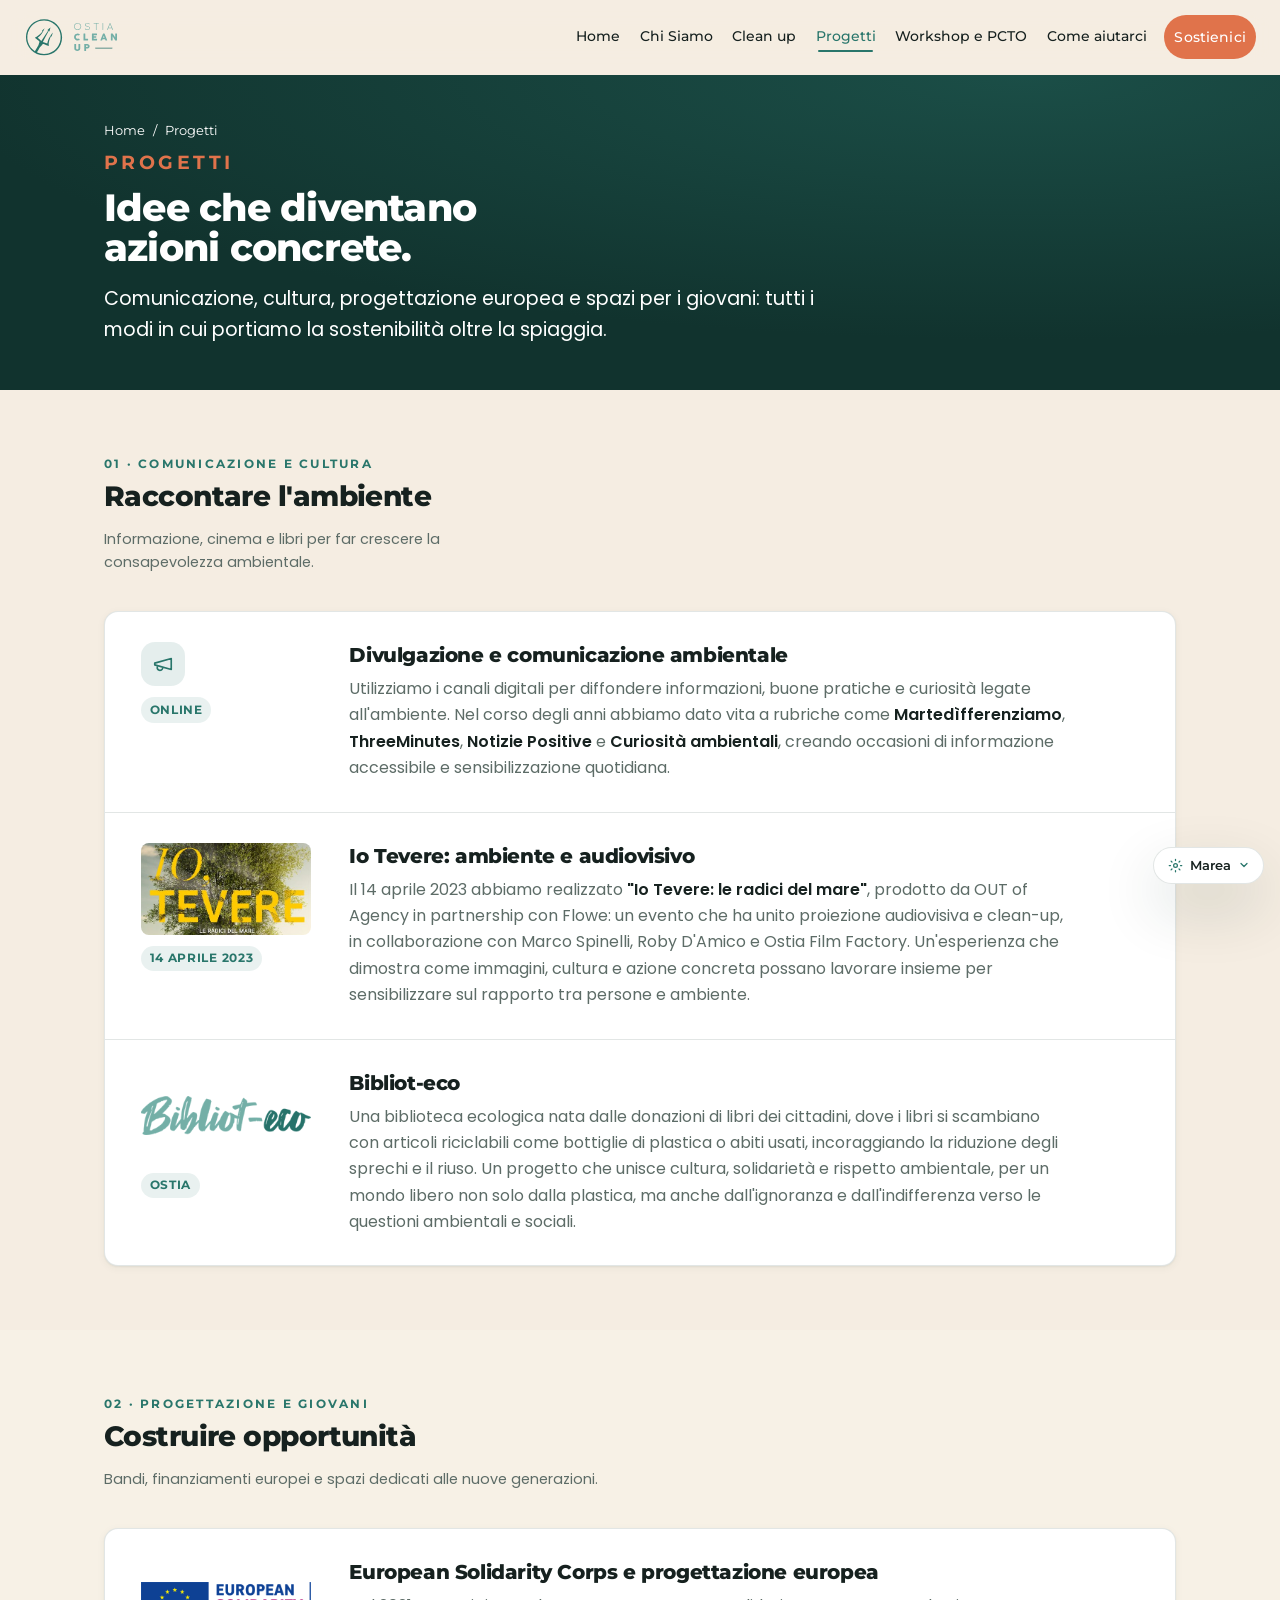
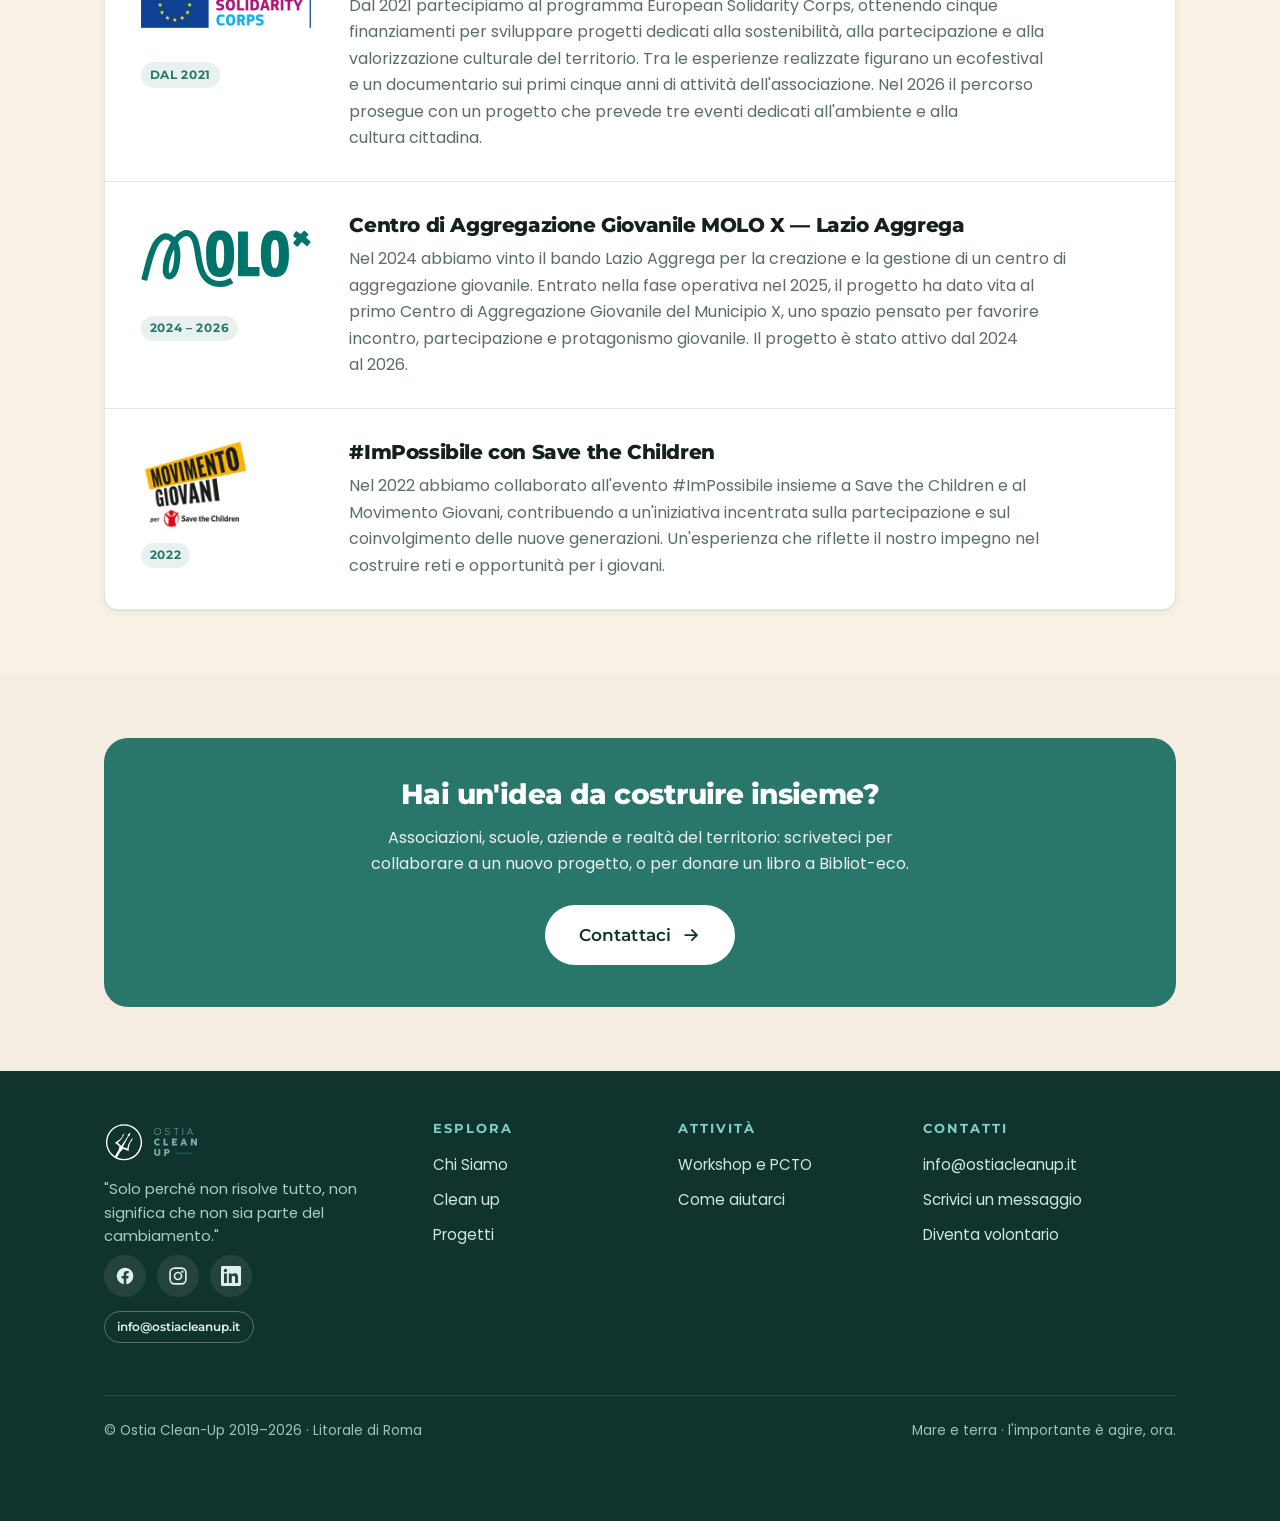
<file: progetti.html>
<!doctype html>
<html lang="it" data-look="marea">
<head>
  <meta charset="utf-8">
  <meta name="viewport" content="width=device-width, initial-scale=1, viewport-fit=cover">
  <title>Progetti — Ostia Clean-Up</title>
  <meta name="description" content="I progetti di Ostia Clean-Up: divulgazione ambientale, Io Tevere, Bibliot-eco, European Solidarity Corps, il centro giovanile MOLO X e #ImPossibile.">
  <meta name="theme-color" content="#29766B">
  <meta name="apple-mobile-web-app-capable" content="yes">
  <meta name="mobile-web-app-capable" content="yes">
  <meta name="apple-mobile-web-app-status-bar-style" content="black-translucent">
  <meta name="apple-mobile-web-app-title" content="OCU">
  <meta property="og:title" content="Progetti — Ostia Clean-Up">
  <meta property="og:description" content="I progetti di Ostia Clean-Up: divulgazione ambientale, Io Tevere, Bibliot-eco, European Solidarity Corps, il centro giovanile MOLO X e #ImPossibile.">
  <meta property="og:type" content="website">
  <meta property="og:image" content="assets/icon-512.png">
  <link rel="manifest" href="manifest.webmanifest">
  <link rel="icon" href="assets/favicon.svg" type="image/svg+xml">
  <link rel="apple-touch-icon" href="assets/icon-180.png">
  <link rel="preconnect" href="https://fonts.googleapis.com">
  <link rel="preconnect" href="https://fonts.gstatic.com" crossorigin>
  <link href="https://fonts.googleapis.com/css2?family=Montserrat:wght@500;600;700;800;900&family=Poppins:wght@400;500;600&display=swap" rel="stylesheet">
  <link rel="stylesheet" href="style.css">
  <script>document.documentElement.classList.add('has-js');var L=localStorage.getItem('ocu-look');if(L)document.documentElement.setAttribute('data-look',L);</script>
</head>
<body>
<a class="skip-link" href="#main">Salta al contenuto</a>
<header class="site-header">
  <nav class="nav container" aria-label="Navigazione principale">
    <a class="brand" href="index.html" aria-label="Ostia Clean-Up — Home">
      <svg class="mark" viewBox="16.3 20.6 533.5 525.6" aria-hidden="true"><g transform="translate(0 566.8000000000001) scale(1 -1)"><path fill="currentColor" fill-rule="evenodd" d="M199.43 272.39 C215.58 258.13 230.77 244.73 247.16 230.27 C278.02 277.21 308.31 323.29 339.38 370.55 C333.93 371.63 331.35 372.15 326.83 373.04 C341.42 386.43 354.61 398.52 367.79 410.62 C368.26 410.19 368.73 409.75 369.20 409.32 C364.72 391.92 360.24 374.53 355.49 356.09 C352.84 359.26 350.94 361.53 347.38 365.78 C320.44 315.76 294.30 267.21 267.72 217.87 C288.50 210.29 307.67 203.29 326.45 196.44 C329.94 210.35 332.34 223.41 336.58 235.84 C340.95 248.61 346.44 261.13 352.72 273.10 C358.86 284.81 366.30 295.88 373.74 306.85 C381.08 317.68 389.14 328.02 396.88 338.57 C397.54 338.13 398.19 337.69 398.84 337.24 C393.67 320.37 388.50 303.50 382.92 285.27 C380.70 288.93 379.26 291.31 377.82 293.68 C376.85 293.77 375.89 293.87 374.92 293.96 C367.13 272.86 358.75 251.95 351.72 230.60 C344.63 209.08 343.99 186.72 347.44 162.72 C325.98 171.71 306.09 180.12 286.14 188.37 C272.07 194.19 265.95 192.11 257.44 179.48 C253.84 174.14 250.82 167.23 245.68 164.36 C236.11 159.01 232.01 150.20 226.89 141.79 C221.16 132.39 215.57 122.92 209.95 113.46 C203.09 101.93 196.27 90.39 189.40 78.80 C281.76 32.64 413.36 59.63 476.59 169.67 C537.79 276.18 499.82 413.18 392.85 473.40 C284.77 534.25 148.26 495.77 88.42 387.02 C28.29 277.74 71.68 150.51 161.52 94.39 C177.23 120.74 192.94 147.09 208.62 173.45 C209.26 174.53 209.60 175.80 209.99 177.01 C212.76 185.75 214.63 194.90 218.44 203.14 C224.65 216.55 224.18 222.42 212.80 231.90 C200.36 242.25 187.62 252.24 175.10 262.49 C170.53 266.24 166.22 270.30 160.91 275.01 C164.00 275.85 165.26 276.11 166.46 276.52 C194.83 286.25 270.48 355.61 260.81 363.88 L253.55 363.88 C266.66 376.29 279.53 388.46 290.98 399.31 C270.22 352.37 246.26 305.03 199.43 272.39 M42.34 279.65 C42.33 414.07 150.02 520.95 285.42 520.92 C417.09 520.90 524.63 411.81 524.59 278.33 C524.55 146.16 415.84 38.47 282.65 38.67 C149.59 38.87 42.35 146.41 42.34 279.65"/></g></svg>
      <img src="logotipo.svg" class="brand-wordmark" alt="Ostia Clean Up">
    </a>
    <button class="hamburger" aria-label="Apri il menu" aria-expanded="false" aria-controls="nav-links"><span></span><span></span><span></span></button>
    <div class="nav-links" id="nav-links">
      <button class="nav-close" aria-label="Chiudi il menu"><svg viewBox="0 0 24 24" fill="none" stroke="currentColor" stroke-width="2.5" stroke-linecap="round" stroke-linejoin="round" aria-hidden="true" width="20" height="20"><path d="M18 6L6 18M6 6l12 12"/></svg></button>
      <a href="index.html">Home</a>
      <a href="chi-siamo.html">Chi Siamo</a>
      <a href="clean-up.html">Clean up</a>
      <a href="progetti.html" class="active" aria-current="page">Progetti</a>
      <a href="workshop-pcto.html">Workshop e PCTO</a>
      <a href="come-aiutarci.html">Come aiutarci</a>
      <a class="btn btn--accent nav-cta" href="come-aiutarci.html#dona">Sostienici</a>
    </div>
  </nav>
</header>
<div class="nav-backdrop" hidden aria-hidden="true"></div>
<main id="main">

<section class="pagehero">
  <div class="container">
    <nav class="breadcrumb reveal" aria-label="Percorso"><a href="index.html">Home</a><span aria-hidden="true">/</span><span>Progetti</span></nav>
    <p class="eyebrow reveal">Progetti</p>
    <h1 class="reveal d1">Idee che diventano<br>azioni concrete.</h1>
    <p class="reveal d2">Comunicazione, cultura, progettazione europea e spazi per i giovani: tutti i modi in cui portiamo la sostenibilità oltre la spiaggia.</p>
  </div>
</section>

<section class="section">
  <div class="container">
    <div class="sec-head reveal"><p class="eyebrow">01 · Comunicazione e cultura</p><h2>Raccontare l'ambiente</h2><p class="lead">Informazione, cinema e libri per far crescere la consapevolezza ambientale.</p></div>
    <div class="project-list">
      <article class="project-row reveal" id="divulgazione">
        <div class="project-row__side"><span class="ico"><svg viewBox="0 0 24 24" fill="none" stroke="currentColor" stroke-width="1.8" stroke-linecap="round" stroke-linejoin="round" aria-hidden="true"><path d="m3 11 18-5v12L3 13v-2Z"/><path d="M11.6 16.8a3 3 0 1 1-5.8-1.6"/></svg></span><span class="project-row__tag">Online</span></div>
        <div class="project-row__body"><h3>Divulgazione e comunicazione ambientale</h3><p>Utilizziamo i canali digitali per diffondere informazioni, buone pratiche e curiosità legate all'ambiente. Nel corso degli anni abbiamo dato vita a rubriche come <strong>Martedìfferenziamo</strong>, <strong>ThreeMinutes</strong>, <strong>Notizie Positive</strong> e <strong>Curiosità ambientali</strong>, creando occasioni di informazione accessibile e sensibilizzazione quotidiana.</p></div>
      </article>
      <article class="project-row reveal" id="io-tevere">
        <div class="project-row__side"><span class="project-row__logo project-row__logo--cover"><img src="assets/progetti/io-tevere.jpg" alt="Io Tevere: le radici del mare" loading="lazy" decoding="async"></span><span class="project-row__tag">14 aprile 2023</span></div>
        <div class="project-row__body"><h3>Io Tevere: ambiente e audiovisivo</h3><p>Il 14 aprile 2023 abbiamo realizzato <strong>"Io Tevere: le radici del mare"</strong>, prodotto da OUT of Agency in partnership con Flowe: un evento che ha unito proiezione audiovisiva e clean-up, in collaborazione con Marco Spinelli, Roby D'Amico e Ostia Film Factory. Un'esperienza che dimostra come immagini, cultura e azione concreta possano lavorare insieme per sensibilizzare sul rapporto tra persone e ambiente.</p></div>
      </article>
      <article class="project-row reveal" id="bibliot-eco">
        <div class="project-row__side"><span class="project-row__logo"><img src="assets/progetti/bibliot-eco.png" alt="Bibliot-eco" loading="lazy" decoding="async"></span><span class="project-row__tag">Ostia</span></div>
        <div class="project-row__body"><h3>Bibliot-eco</h3><p>Una biblioteca ecologica nata dalle donazioni di libri dei cittadini, dove i libri si scambiano con articoli riciclabili come bottiglie di plastica o abiti usati, incoraggiando la riduzione degli sprechi e il riuso. Un progetto che unisce cultura, solidarietà e rispetto ambientale, per un mondo libero non solo dalla plastica, ma anche dall'ignoranza e dall'indifferenza verso le questioni ambientali e sociali.</p></div>
      </article>
    </div>
  </div>
</section>

<section class="section section--alt">
  <div class="container">
    <div class="sec-head reveal"><p class="eyebrow">02 · Progettazione e giovani</p><h2>Costruire opportunità</h2><p class="lead">Bandi, finanziamenti europei e spazi dedicati alle nuove generazioni.</p></div>
    <div class="project-list">
      <article class="project-row reveal" id="esc">
        <div class="project-row__side"><span class="project-row__logo"><img src="assets/progetti/esc.png" alt="European Solidarity Corps" loading="lazy" decoding="async"></span><span class="project-row__tag">Dal 2021</span></div>
        <div class="project-row__body"><h3>European Solidarity Corps e progettazione europea</h3><p>Dal 2021 partecipiamo al programma European Solidarity Corps, ottenendo cinque finanziamenti per sviluppare progetti dedicati alla sostenibilità, alla partecipazione e alla valorizzazione culturale del territorio. Tra le esperienze realizzate figurano un ecofestival e un documentario sui primi cinque anni di attività dell'associazione. Nel 2026 il percorso prosegue con un progetto che prevede tre eventi dedicati all'ambiente e alla cultura cittadina.</p></div>
      </article>
      <article class="project-row reveal" id="molo-x">
        <div class="project-row__side"><span class="project-row__logo"><img src="assets/progetti/molo-x.svg" alt="MOLO X" loading="lazy" decoding="async"></span><span class="project-row__tag">2024 – 2026</span></div>
        <div class="project-row__body"><h3>Centro di Aggregazione Giovanile MOLO X — Lazio Aggrega</h3><p>Nel 2024 abbiamo vinto il bando Lazio Aggrega per la creazione e la gestione di un centro di aggregazione giovanile. Entrato nella fase operativa nel 2025, il progetto ha dato vita al primo Centro di Aggregazione Giovanile del Municipio X, uno spazio pensato per favorire incontro, partecipazione e protagonismo giovanile. Il progetto è stato attivo dal 2024 al 2026.</p></div>
      </article>
      <article class="project-row reveal" id="impossibile">
        <div class="project-row__side"><span class="project-row__logo"><img src="assets/press/movimento-giovani-save-the-children.png" alt="Movimento Giovani per Save the Children" loading="lazy" decoding="async"></span><span class="project-row__tag">2022</span></div>
        <div class="project-row__body"><h3>#ImPossibile con Save the Children</h3><p>Nel 2022 abbiamo collaborato all'evento #ImPossibile insieme a Save the Children e al Movimento Giovani, contribuendo a un'iniziativa incentrata sulla partecipazione e sul coinvolgimento delle nuove generazioni. Un'esperienza che riflette il nostro impegno nel costruire reti e opportunità per i giovani.</p></div>
      </article>
    </div>
  </div>
</section>


<section class="section"><div class="container"><div class="band reveal"><h2>Hai un'idea da costruire insieme?</h2><p>Associazioni, scuole, aziende e realtà del territorio: scriveteci per collaborare a un nuovo progetto, o per donare un libro a Bibliot-eco.</p><a class="btn btn--light btn--lg" href="index.html#contatti">Contattaci <svg class="arrow" viewBox="0 0 24 24" fill="none" stroke="currentColor" stroke-width="2.2" stroke-linecap="round" stroke-linejoin="round" aria-hidden="true"><path d="M5 12h14M13 6l6 6-6 6"/></svg></a></div></div></section>

</main>

<footer class="site-footer">
  <div class="container">
    <div class="footer-grid">
      <div class="footer-about-col">
        <a class="brand" href="index.html" aria-label="Ostia Clean-Up — Home"><svg class="mark" viewBox="16.3 20.6 533.5 525.6" aria-hidden="true"><g transform="translate(0 566.8000000000001) scale(1 -1)"><path fill="currentColor" fill-rule="evenodd" d="M199.43 272.39 C215.58 258.13 230.77 244.73 247.16 230.27 C278.02 277.21 308.31 323.29 339.38 370.55 C333.93 371.63 331.35 372.15 326.83 373.04 C341.42 386.43 354.61 398.52 367.79 410.62 C368.26 410.19 368.73 409.75 369.20 409.32 C364.72 391.92 360.24 374.53 355.49 356.09 C352.84 359.26 350.94 361.53 347.38 365.78 C320.44 315.76 294.30 267.21 267.72 217.87 C288.50 210.29 307.67 203.29 326.45 196.44 C329.94 210.35 332.34 223.41 336.58 235.84 C340.95 248.61 346.44 261.13 352.72 273.10 C358.86 284.81 366.30 295.88 373.74 306.85 C381.08 317.68 389.14 328.02 396.88 338.57 C397.54 338.13 398.19 337.69 398.84 337.24 C393.67 320.37 388.50 303.50 382.92 285.27 C380.70 288.93 379.26 291.31 377.82 293.68 C376.85 293.77 375.89 293.87 374.92 293.96 C367.13 272.86 358.75 251.95 351.72 230.60 C344.63 209.08 343.99 186.72 347.44 162.72 C325.98 171.71 306.09 180.12 286.14 188.37 C272.07 194.19 265.95 192.11 257.44 179.48 C253.84 174.14 250.82 167.23 245.68 164.36 C236.11 159.01 232.01 150.20 226.89 141.79 C221.16 132.39 215.57 122.92 209.95 113.46 C203.09 101.93 196.27 90.39 189.40 78.80 C281.76 32.64 413.36 59.63 476.59 169.67 C537.79 276.18 499.82 413.18 392.85 473.40 C284.77 534.25 148.26 495.77 88.42 387.02 C28.29 277.74 71.68 150.51 161.52 94.39 C177.23 120.74 192.94 147.09 208.62 173.45 C209.26 174.53 209.60 175.80 209.99 177.01 C212.76 185.75 214.63 194.90 218.44 203.14 C224.65 216.55 224.18 222.42 212.80 231.90 C200.36 242.25 187.62 252.24 175.10 262.49 C170.53 266.24 166.22 270.30 160.91 275.01 C164.00 275.85 165.26 276.11 166.46 276.52 C194.83 286.25 270.48 355.61 260.81 363.88 L253.55 363.88 C266.66 376.29 279.53 388.46 290.98 399.31 C270.22 352.37 246.26 305.03 199.43 272.39 M42.34 279.65 C42.33 414.07 150.02 520.95 285.42 520.92 C417.09 520.90 524.63 411.81 524.59 278.33 C524.55 146.16 415.84 38.47 282.65 38.67 C149.59 38.87 42.35 146.41 42.34 279.65"/></g></svg><img src="logotipo.svg" class="brand-wordmark" alt="Ostia Clean Up"></a>
        <p class="footer-about">"Solo perché non risolve tutto, non significa che non sia parte del cambiamento."</p>
        <div class="socials">
          <a href="https://www.facebook.com/ostiacleanup" aria-label="Facebook" target="_blank" rel="noopener"><svg viewBox="0 0 24 24" fill="currentColor" aria-hidden="true"><path d="M22 12a10 10 0 1 0-11.56 9.88v-6.99H7.9V12h2.54V9.8c0-2.5 1.49-3.89 3.78-3.89 1.09 0 2.24.2 2.24.2v2.46h-1.26c-1.24 0-1.63.77-1.63 1.56V12h2.78l-.44 2.89h-2.34v6.99A10 10 0 0 0 22 12Z"/></svg></a>
          <a href="https://www.instagram.com/ostiacleanup/" aria-label="Instagram" target="_blank" rel="noopener"><svg viewBox="0 0 24 24" fill="currentColor" aria-hidden="true"><rect x="2.5" y="2.5" width="19" height="19" rx="5.5" fill="none" stroke="currentColor" stroke-width="2"/><circle cx="12" cy="12" r="4.2" fill="none" stroke="currentColor" stroke-width="2"/><circle cx="17.2" cy="6.8" r="1.4"/></svg></a>
          <a href="https://www.linkedin.com/company/ostiacleanup/" aria-label="LinkedIn" target="_blank" rel="noopener"><svg viewBox="0 0 24 24" fill="currentColor" aria-hidden="true"><path d="M20.45 20.45h-3.56v-5.57c0-1.33-.02-3.04-1.85-3.04-1.85 0-2.14 1.45-2.14 2.94v5.67H9.35V9h3.41v1.56h.05c.48-.9 1.63-1.85 3.36-1.85 3.59 0 4.25 2.36 4.25 5.44v6.3ZM5.34 7.43a2.06 2.06 0 1 1 0-4.13 2.06 2.06 0 0 1 0 4.13ZM7.12 20.45H3.56V9h3.56v11.45ZM22.22 0H1.77C.8 0 0 .77 0 1.73v20.54C0 23.22.8 24 1.77 24h20.45c.98 0 1.78-.78 1.78-1.73V1.73C24 .77 23.2 0 22.22 0Z"/></svg></a>
        </div>
        <a class="footer__email-btn" href="mailto:info@ostiacleanup.it">info@ostiacleanup.it</a>
      </div>
      <div class="footer-col"><h4>Esplora</h4><ul><li><a href="chi-siamo.html">Chi Siamo</a></li><li><a href="clean-up.html">Clean up</a></li><li><a href="progetti.html">Progetti</a></li></ul></div>
      <div class="footer-col"><h4>Attività</h4><ul><li><a href="workshop-pcto.html">Workshop e PCTO</a></li><li><a href="come-aiutarci.html">Come aiutarci</a></li></ul></div>
      <div class="footer-col"><h4>Contatti</h4><ul><li><a href="mailto:info@ostiacleanup.it">info@ostiacleanup.it</a></li><li><a href="index.html#contatti">Scrivici un messaggio</a></li><li><a href="come-aiutarci.html">Diventa volontario</a></li></ul></div>
    </div>
    <div class="footer-bottom"><span>© Ostia Clean-Up 2019–<span data-year>2025</span> · Litorale di Roma</span><span>Mare e terra · l'importante è agire, ora.</span></div>
  </div>
</footer>
<div class="look-switch">
  <button class="look-switch__toggle" aria-expanded="false" aria-haspopup="true"><svg viewBox="0 0 24 24" fill="none" stroke="currentColor" stroke-width="2" stroke-linecap="round" stroke-linejoin="round" aria-hidden="true" width="15" height="15"><circle cx="12" cy="12" r="3"/><path d="M12 2v2M12 20v2M4.93 4.93l1.41 1.41M17.66 17.66l1.41 1.41M2 12h2M20 12h2M6.34 17.66l-1.41 1.41M19.07 4.93l-1.41 1.41"/></svg><span class="look-switch__label">Tema</span><svg class="look-switch__chevron" viewBox="0 0 24 24" fill="none" stroke="currentColor" stroke-width="2.5" stroke-linecap="round" stroke-linejoin="round" aria-hidden="true" width="12" height="12"><path d="M6 9l6 6 6-6"/></svg></button>
  <div class="look-switch__panel">
    <button data-look="marea">Marea</button>
    <button data-look="onda">Onda</button>
    <button data-look="sabbia">Sabbia</button>
  </div>
</div>
<script src="script.js"></script>
</body>
</html>
</file>
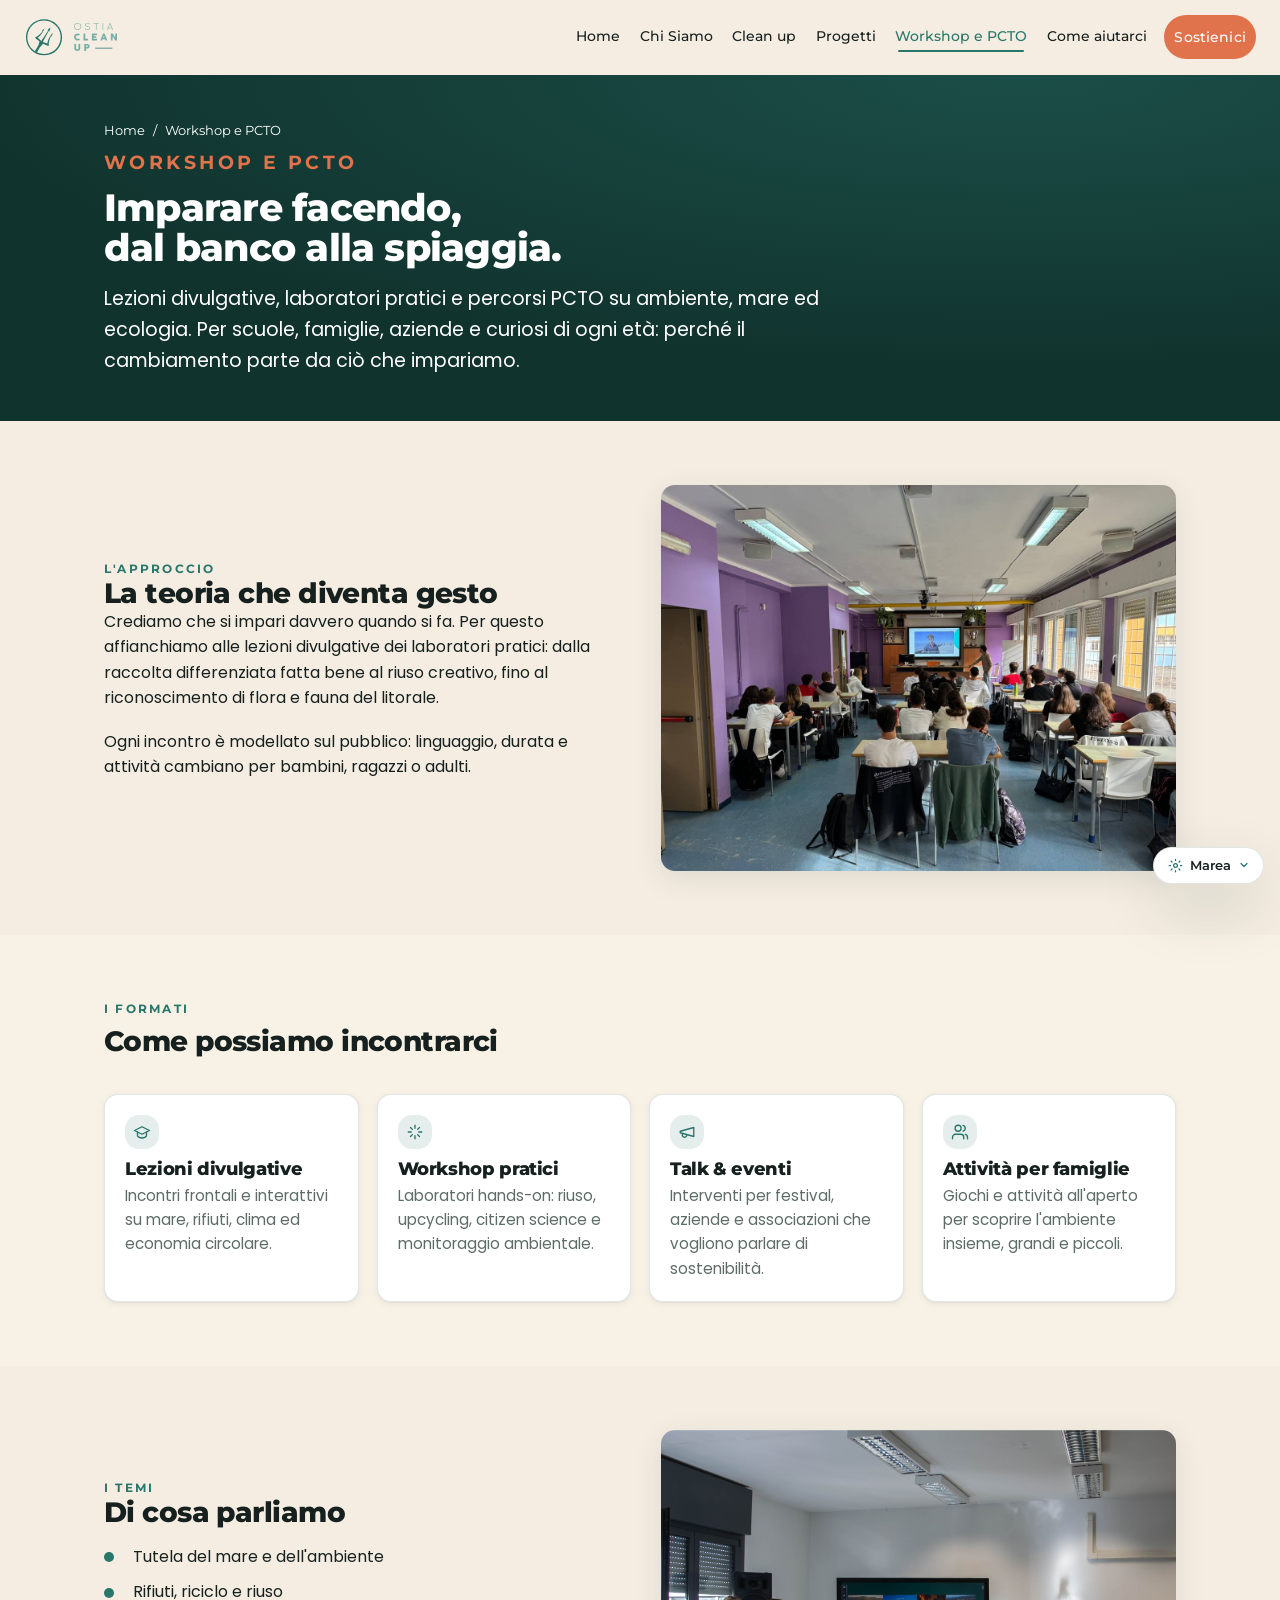
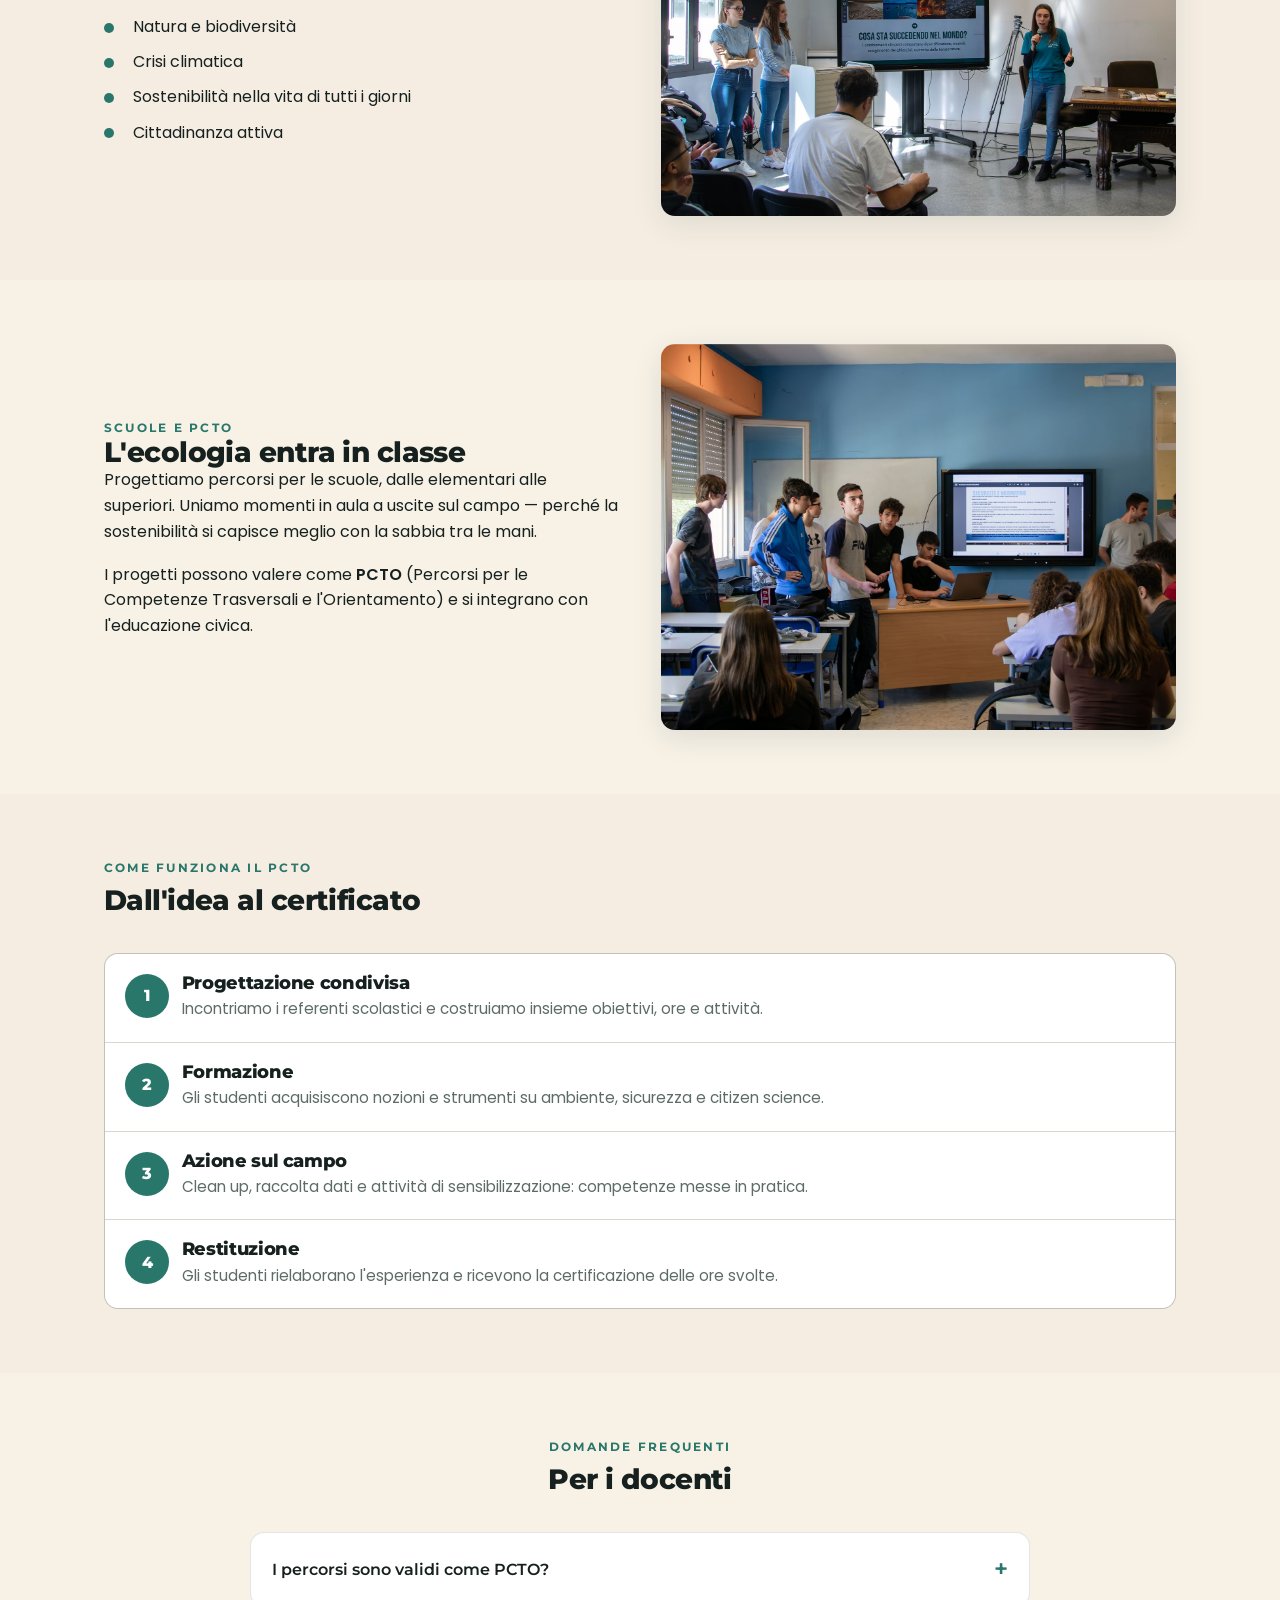
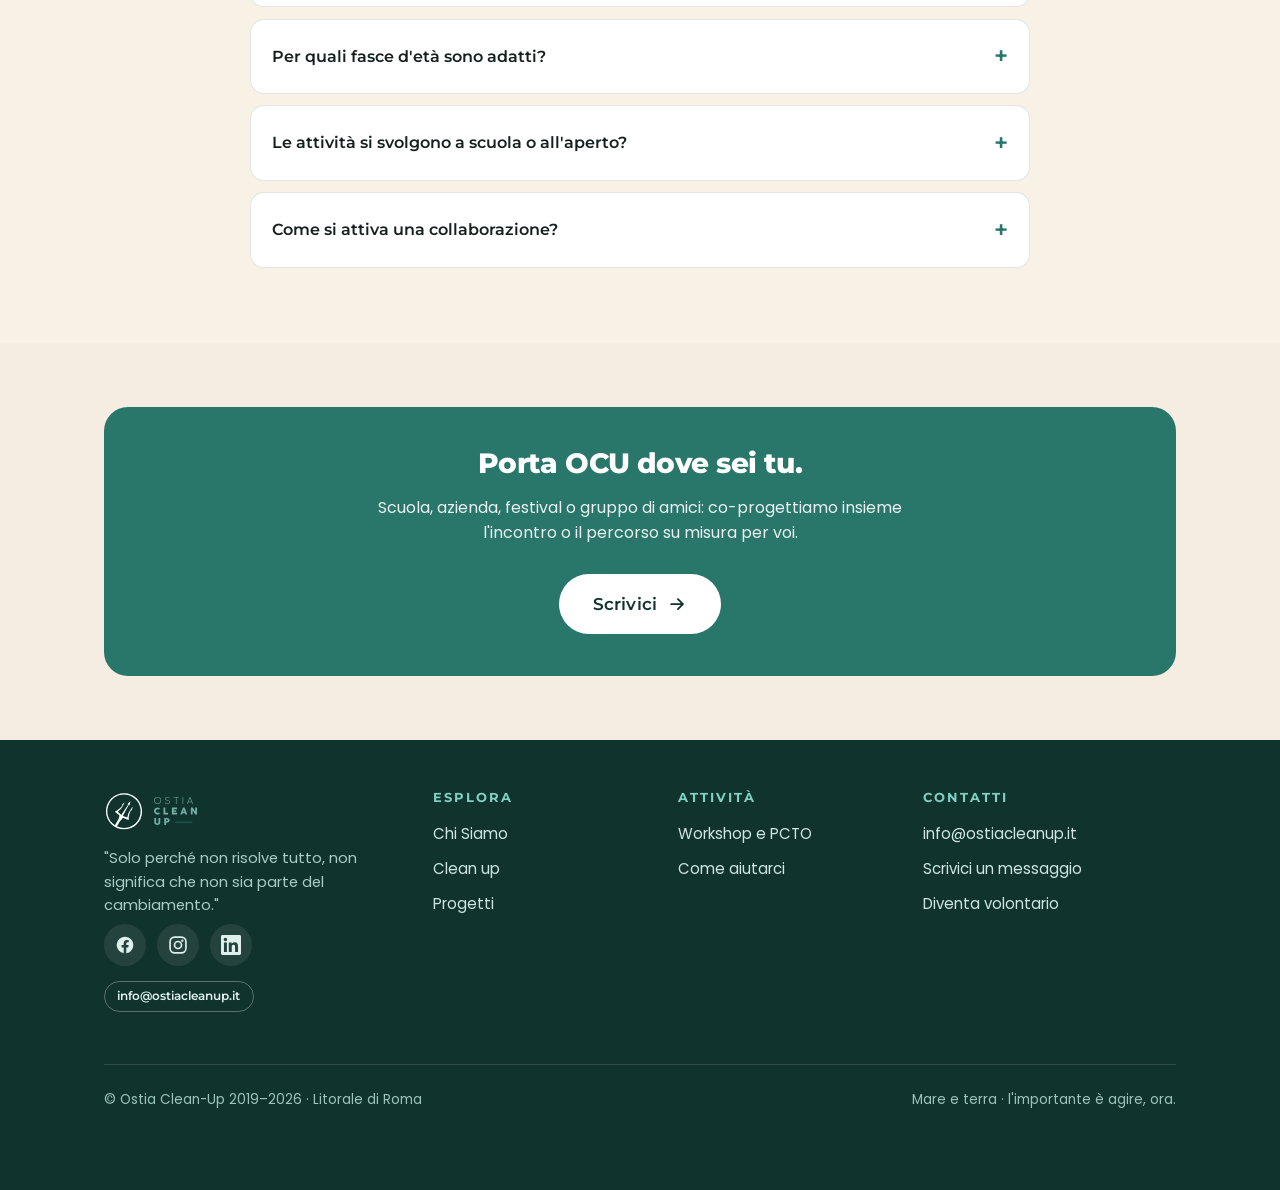
<file: workshop-pcto.html>
<!doctype html>
<html lang="it" data-look="marea">
<head>
  <meta charset="utf-8">
  <meta name="viewport" content="width=device-width, initial-scale=1, viewport-fit=cover">
  <title>Workshop e PCTO — Ostia Clean-Up</title>
  <meta name="description" content="Workshop e PCTO con Ostia Clean-Up: lezioni, laboratori pratici e percorsi per le scuole su ambiente, mare ed ecologia, con azioni concrete sul territorio.">
  <meta name="theme-color" content="#29766B">
  <meta name="apple-mobile-web-app-capable" content="yes">
  <meta name="mobile-web-app-capable" content="yes">
  <meta name="apple-mobile-web-app-status-bar-style" content="black-translucent">
  <meta name="apple-mobile-web-app-title" content="OCU">
  <meta property="og:title" content="Workshop e PCTO — Ostia Clean-Up">
  <meta property="og:description" content="Workshop e PCTO con Ostia Clean-Up: lezioni, laboratori pratici e percorsi per le scuole su ambiente, mare ed ecologia, con azioni concrete sul territorio.">
  <meta property="og:type" content="website">
  <meta property="og:image" content="assets/icon-512.png">
  <link rel="manifest" href="manifest.webmanifest">
  <link rel="icon" href="assets/favicon.svg" type="image/svg+xml">
  <link rel="apple-touch-icon" href="assets/icon-180.png">
  <link rel="preconnect" href="https://fonts.googleapis.com">
  <link rel="preconnect" href="https://fonts.gstatic.com" crossorigin>
  <link href="https://fonts.googleapis.com/css2?family=Montserrat:wght@500;600;700;800;900&family=Poppins:wght@400;500;600&display=swap" rel="stylesheet">
  <link rel="stylesheet" href="style.css">
  <script>document.documentElement.classList.add('has-js');var L=localStorage.getItem('ocu-look');if(L)document.documentElement.setAttribute('data-look',L);</script>
</head>
<body>
<a class="skip-link" href="#main">Salta al contenuto</a>
<header class="site-header">
  <nav class="nav container" aria-label="Navigazione principale">
    <a class="brand" href="index.html" aria-label="Ostia Clean-Up — Home">
      <svg class="mark" viewBox="16.3 20.6 533.5 525.6" aria-hidden="true"><g transform="translate(0 566.8000000000001) scale(1 -1)"><path fill="currentColor" fill-rule="evenodd" d="M199.43 272.39 C215.58 258.13 230.77 244.73 247.16 230.27 C278.02 277.21 308.31 323.29 339.38 370.55 C333.93 371.63 331.35 372.15 326.83 373.04 C341.42 386.43 354.61 398.52 367.79 410.62 C368.26 410.19 368.73 409.75 369.20 409.32 C364.72 391.92 360.24 374.53 355.49 356.09 C352.84 359.26 350.94 361.53 347.38 365.78 C320.44 315.76 294.30 267.21 267.72 217.87 C288.50 210.29 307.67 203.29 326.45 196.44 C329.94 210.35 332.34 223.41 336.58 235.84 C340.95 248.61 346.44 261.13 352.72 273.10 C358.86 284.81 366.30 295.88 373.74 306.85 C381.08 317.68 389.14 328.02 396.88 338.57 C397.54 338.13 398.19 337.69 398.84 337.24 C393.67 320.37 388.50 303.50 382.92 285.27 C380.70 288.93 379.26 291.31 377.82 293.68 C376.85 293.77 375.89 293.87 374.92 293.96 C367.13 272.86 358.75 251.95 351.72 230.60 C344.63 209.08 343.99 186.72 347.44 162.72 C325.98 171.71 306.09 180.12 286.14 188.37 C272.07 194.19 265.95 192.11 257.44 179.48 C253.84 174.14 250.82 167.23 245.68 164.36 C236.11 159.01 232.01 150.20 226.89 141.79 C221.16 132.39 215.57 122.92 209.95 113.46 C203.09 101.93 196.27 90.39 189.40 78.80 C281.76 32.64 413.36 59.63 476.59 169.67 C537.79 276.18 499.82 413.18 392.85 473.40 C284.77 534.25 148.26 495.77 88.42 387.02 C28.29 277.74 71.68 150.51 161.52 94.39 C177.23 120.74 192.94 147.09 208.62 173.45 C209.26 174.53 209.60 175.80 209.99 177.01 C212.76 185.75 214.63 194.90 218.44 203.14 C224.65 216.55 224.18 222.42 212.80 231.90 C200.36 242.25 187.62 252.24 175.10 262.49 C170.53 266.24 166.22 270.30 160.91 275.01 C164.00 275.85 165.26 276.11 166.46 276.52 C194.83 286.25 270.48 355.61 260.81 363.88 L253.55 363.88 C266.66 376.29 279.53 388.46 290.98 399.31 C270.22 352.37 246.26 305.03 199.43 272.39 M42.34 279.65 C42.33 414.07 150.02 520.95 285.42 520.92 C417.09 520.90 524.63 411.81 524.59 278.33 C524.55 146.16 415.84 38.47 282.65 38.67 C149.59 38.87 42.35 146.41 42.34 279.65"/></g></svg>
      <img src="logotipo.svg" class="brand-wordmark" alt="Ostia Clean Up">
    </a>
    <button class="hamburger" aria-label="Apri il menu" aria-expanded="false" aria-controls="nav-links"><span></span><span></span><span></span></button>
    <div class="nav-links" id="nav-links">
      <button class="nav-close" aria-label="Chiudi il menu"><svg viewBox="0 0 24 24" fill="none" stroke="currentColor" stroke-width="2.5" stroke-linecap="round" stroke-linejoin="round" aria-hidden="true" width="20" height="20"><path d="M18 6L6 18M6 6l12 12"/></svg></button>
      <a href="index.html">Home</a>
      <a href="chi-siamo.html">Chi Siamo</a>
      <a href="clean-up.html">Clean up</a>
      <a href="progetti.html">Progetti</a>
      <a href="workshop-pcto.html" class="active" aria-current="page">Workshop e PCTO</a>
      <a href="come-aiutarci.html">Come aiutarci</a>
      <a class="btn btn--accent nav-cta" href="come-aiutarci.html#dona">Sostienici</a>
    </div>
  </nav>
</header>
<div class="nav-backdrop" hidden aria-hidden="true"></div>
<main id="main">


<section class="pagehero">
  <div class="container">
    <nav class="breadcrumb reveal" aria-label="Percorso"><a href="index.html">Home</a><span aria-hidden="true">/</span><span>Workshop e PCTO</span></nav>
    <p class="eyebrow reveal">Workshop e PCTO</p>
    <h1 class="reveal d1">Imparare facendo,<br>dal banco alla spiaggia.</h1>
    <p class="reveal d2">Lezioni divulgative, laboratori pratici e percorsi PCTO su ambiente, mare ed ecologia. Per scuole, famiglie, aziende e curiosi di ogni età: perché il cambiamento parte da ciò che impariamo.</p>
  </div>
</section>

<section class="section" id="workshop">
  <div class="container">
    <div class="split split--rev">
      <div class="split__media reveal"><img src="assets/foto/pcto-3.jpg" alt="Un'aula piena di studenti durante un incontro sull'ambiente" loading="lazy"></div>
      <div>
        <p class="eyebrow reveal">L'approccio</p>
        <h2 class="reveal">La teoria che diventa gesto</h2>
        <div class="prose reveal d1">
          <p>Crediamo che si impari davvero quando si fa. Per questo affianchiamo alle lezioni divulgative dei laboratori pratici: dalla raccolta differenziata fatta bene al riuso creativo, fino al riconoscimento di flora e fauna del litorale.</p>
          <p>Ogni incontro è modellato sul pubblico: linguaggio, durata e attività cambiano per bambini, ragazzi o adulti.</p>
        </div>
      </div>
    </div>
  </div>
</section>

<section class="section section--alt">
  <div class="container">
    <div class="sec-head reveal"><p class="eyebrow">I formati</p><h2>Come possiamo incontrarci</h2></div>
    <div class="cards">
      <div class="card reveal"><span class="ico"><svg viewBox="0 0 24 24" fill="none" stroke="currentColor" stroke-width="1.8" stroke-linecap="round" stroke-linejoin="round" aria-hidden="true"><path d="M22 10 12 5 2 10l10 5 10-5Z"/><path d="M6 12v5c0 1 2.7 3 6 3s6-2 6-3v-5"/></svg></span><h3>Lezioni divulgative</h3><p>Incontri frontali e interattivi su mare, rifiuti, clima ed economia circolare.</p></div>
      <div class="card reveal d1"><span class="ico"><svg viewBox="0 0 24 24" fill="none" stroke="currentColor" stroke-width="1.8" stroke-linecap="round" stroke-linejoin="round" aria-hidden="true"><path d="M12 3v4M12 17v4M3 12h4M17 12h4M6 6l2.5 2.5M15.5 15.5 18 18M18 6l-2.5 2.5M8.5 15.5 6 18"/></svg></span><h3>Workshop pratici</h3><p>Laboratori hands-on: riuso, upcycling, citizen science e monitoraggio ambientale.</p></div>
      <div class="card reveal d2"><span class="ico"><svg viewBox="0 0 24 24" fill="none" stroke="currentColor" stroke-width="1.8" stroke-linecap="round" stroke-linejoin="round" aria-hidden="true"><path d="m3 11 18-5v12L3 13v-2Z"/><path d="M11.6 16.8a3 3 0 1 1-5.8-1.6"/></svg></span><h3>Talk &amp; eventi</h3><p>Interventi per festival, aziende e associazioni che vogliono parlare di sostenibilità.</p></div>
      <div class="card reveal d3"><span class="ico"><svg viewBox="0 0 24 24" fill="none" stroke="currentColor" stroke-width="1.8" stroke-linecap="round" stroke-linejoin="round" aria-hidden="true"><path d="M17 21v-2a4 4 0 0 0-4-4H6a4 4 0 0 0-4 4v2"/><circle cx="9.5" cy="7" r="4"/><path d="M22 21v-2a4 4 0 0 0-3-3.87M16 3.13a4 4 0 0 1 0 7.75"/></svg></span><h3>Attività per famiglie</h3><p>Giochi e attività all'aperto per scoprire l'ambiente insieme, grandi e piccoli.</p></div>
    </div>
  </div>
</section>

<section class="section">
  <div class="container">
    <div class="split">
      <div>
        <p class="eyebrow reveal">I temi</p>
        <h2 class="reveal">Di cosa parliamo</h2>
        <div class="prose reveal d1"><ul class="bullets">
          <li>Tutela del mare e dell'ambiente</li>
          <li>Rifiuti, riciclo e riuso</li>
          <li>Natura e biodiversità</li>
          <li>Crisi climatica</li>
          <li>Sostenibilità nella vita di tutti i giorni</li>
          <li>Cittadinanza attiva</li>
        </ul></div>
      </div>
      <div class="split__media reveal d1"><img src="assets/foto/pcto-1.jpg" alt="Un incontro di Ostia Clean-Up con gli studenti" loading="lazy"></div>
    </div>
  </div>
</section>

<section class="section section--alt" id="scuole">
  <div class="container">
    <div class="split">
      <div>
        <p class="eyebrow reveal">Scuole e PCTO</p>
        <h2 class="reveal">L'ecologia entra in classe</h2>
        <div class="prose reveal d1">
          <p>Progettiamo percorsi per le scuole, dalle elementari alle superiori. Uniamo momenti in aula a uscite sul campo — perché la sostenibilità si capisce meglio con la sabbia tra le mani.</p>
          <p>I progetti possono valere come <strong>PCTO</strong> (Percorsi per le Competenze Trasversali e l'Orientamento) e si integrano con l'educazione civica.</p>
        </div>
      </div>
      <div class="split__media reveal d1"><img src="assets/foto/pcto-2.jpg" alt="Lezione in classe con gli studenti" loading="lazy"></div>
    </div>
  </div>
</section>

<section class="section">
  <div class="container">
    <div class="sec-head reveal"><p class="eyebrow">Come funziona il PCTO</p><h2>Dall'idea al certificato</h2></div>
    <div class="steps">
      <div class="step reveal"><span class="n">1</span><div><h3>Progettazione condivisa</h3><p>Incontriamo i referenti scolastici e costruiamo insieme obiettivi, ore e attività.</p></div></div>
      <div class="step reveal"><span class="n">2</span><div><h3>Formazione</h3><p>Gli studenti acquisiscono nozioni e strumenti su ambiente, sicurezza e citizen science.</p></div></div>
      <div class="step reveal"><span class="n">3</span><div><h3>Azione sul campo</h3><p>Clean up, raccolta dati e attività di sensibilizzazione: competenze messe in pratica.</p></div></div>
      <div class="step reveal"><span class="n">4</span><div><h3>Restituzione</h3><p>Gli studenti rielaborano l'esperienza e ricevono la certificazione delle ore svolte.</p></div></div>
    </div>
  </div>
</section>

<section class="section section--alt">
  <div class="container">
    <div class="sec-head center reveal"><p class="eyebrow">Domande frequenti</p><h2>Per i docenti</h2></div>
    <div class="faq reveal d1">
      <details><summary>I percorsi sono validi come PCTO?</summary><p>Sì. Progettiamo esperienze strutturate e certificabili, con monte ore concordato e documentazione per la scuola.</p></details>
      <details><summary>Per quali fasce d'età sono adatti?</summary><p>Lavoriamo con le scuole dalle elementari in poi, adattando linguaggio e attività all'età degli studenti: primarie, medie e superiori.</p></details>
      <details><summary>Le attività si svolgono a scuola o all'aperto?</summary><p>Entrambe: alterniamo moduli in aula a uscite sul litorale, in base al progetto e alla stagione.</p></details>
      <details><summary>Come si attiva una collaborazione?</summary><p>Scrivici dalla pagina contatti: fisseremo un primo incontro per co-progettare il percorso.</p></details>
    </div>
  </div>
</section>


<section class="section"><div class="container"><div class="band reveal"><h2>Porta OCU dove sei tu.</h2><p>Scuola, azienda, festival o gruppo di amici: co-progettiamo insieme l'incontro o il percorso su misura per voi.</p><a class="btn btn--light btn--lg" href="index.html#contatti">Scrivici <svg class="arrow" viewBox="0 0 24 24" fill="none" stroke="currentColor" stroke-width="2.2" stroke-linecap="round" stroke-linejoin="round" aria-hidden="true"><path d="M5 12h14M13 6l6 6-6 6"/></svg></a></div></div></section>


</main>

<footer class="site-footer">
  <div class="container">
    <div class="footer-grid">
      <div class="footer-about-col">
        <a class="brand" href="index.html" aria-label="Ostia Clean-Up — Home"><svg class="mark" viewBox="16.3 20.6 533.5 525.6" aria-hidden="true"><g transform="translate(0 566.8000000000001) scale(1 -1)"><path fill="currentColor" fill-rule="evenodd" d="M199.43 272.39 C215.58 258.13 230.77 244.73 247.16 230.27 C278.02 277.21 308.31 323.29 339.38 370.55 C333.93 371.63 331.35 372.15 326.83 373.04 C341.42 386.43 354.61 398.52 367.79 410.62 C368.26 410.19 368.73 409.75 369.20 409.32 C364.72 391.92 360.24 374.53 355.49 356.09 C352.84 359.26 350.94 361.53 347.38 365.78 C320.44 315.76 294.30 267.21 267.72 217.87 C288.50 210.29 307.67 203.29 326.45 196.44 C329.94 210.35 332.34 223.41 336.58 235.84 C340.95 248.61 346.44 261.13 352.72 273.10 C358.86 284.81 366.30 295.88 373.74 306.85 C381.08 317.68 389.14 328.02 396.88 338.57 C397.54 338.13 398.19 337.69 398.84 337.24 C393.67 320.37 388.50 303.50 382.92 285.27 C380.70 288.93 379.26 291.31 377.82 293.68 C376.85 293.77 375.89 293.87 374.92 293.96 C367.13 272.86 358.75 251.95 351.72 230.60 C344.63 209.08 343.99 186.72 347.44 162.72 C325.98 171.71 306.09 180.12 286.14 188.37 C272.07 194.19 265.95 192.11 257.44 179.48 C253.84 174.14 250.82 167.23 245.68 164.36 C236.11 159.01 232.01 150.20 226.89 141.79 C221.16 132.39 215.57 122.92 209.95 113.46 C203.09 101.93 196.27 90.39 189.40 78.80 C281.76 32.64 413.36 59.63 476.59 169.67 C537.79 276.18 499.82 413.18 392.85 473.40 C284.77 534.25 148.26 495.77 88.42 387.02 C28.29 277.74 71.68 150.51 161.52 94.39 C177.23 120.74 192.94 147.09 208.62 173.45 C209.26 174.53 209.60 175.80 209.99 177.01 C212.76 185.75 214.63 194.90 218.44 203.14 C224.65 216.55 224.18 222.42 212.80 231.90 C200.36 242.25 187.62 252.24 175.10 262.49 C170.53 266.24 166.22 270.30 160.91 275.01 C164.00 275.85 165.26 276.11 166.46 276.52 C194.83 286.25 270.48 355.61 260.81 363.88 L253.55 363.88 C266.66 376.29 279.53 388.46 290.98 399.31 C270.22 352.37 246.26 305.03 199.43 272.39 M42.34 279.65 C42.33 414.07 150.02 520.95 285.42 520.92 C417.09 520.90 524.63 411.81 524.59 278.33 C524.55 146.16 415.84 38.47 282.65 38.67 C149.59 38.87 42.35 146.41 42.34 279.65"/></g></svg><img src="logotipo.svg" class="brand-wordmark" alt="Ostia Clean Up"></a>
        <p class="footer-about">"Solo perché non risolve tutto, non significa che non sia parte del cambiamento."</p>
        <div class="socials">
          <a href="https://www.facebook.com/ostiacleanup" aria-label="Facebook" target="_blank" rel="noopener"><svg viewBox="0 0 24 24" fill="currentColor" aria-hidden="true"><path d="M22 12a10 10 0 1 0-11.56 9.88v-6.99H7.9V12h2.54V9.8c0-2.5 1.49-3.89 3.78-3.89 1.09 0 2.24.2 2.24.2v2.46h-1.26c-1.24 0-1.63.77-1.63 1.56V12h2.78l-.44 2.89h-2.34v6.99A10 10 0 0 0 22 12Z"/></svg></a>
          <a href="https://www.instagram.com/ostiacleanup/" aria-label="Instagram" target="_blank" rel="noopener"><svg viewBox="0 0 24 24" fill="currentColor" aria-hidden="true"><rect x="2.5" y="2.5" width="19" height="19" rx="5.5" fill="none" stroke="currentColor" stroke-width="2"/><circle cx="12" cy="12" r="4.2" fill="none" stroke="currentColor" stroke-width="2"/><circle cx="17.2" cy="6.8" r="1.4"/></svg></a>
          <a href="https://www.linkedin.com/company/ostiacleanup/" aria-label="LinkedIn" target="_blank" rel="noopener"><svg viewBox="0 0 24 24" fill="currentColor" aria-hidden="true"><path d="M20.45 20.45h-3.56v-5.57c0-1.33-.02-3.04-1.85-3.04-1.85 0-2.14 1.45-2.14 2.94v5.67H9.35V9h3.41v1.56h.05c.48-.9 1.63-1.85 3.36-1.85 3.59 0 4.25 2.36 4.25 5.44v6.3ZM5.34 7.43a2.06 2.06 0 1 1 0-4.13 2.06 2.06 0 0 1 0 4.13ZM7.12 20.45H3.56V9h3.56v11.45ZM22.22 0H1.77C.8 0 0 .77 0 1.73v20.54C0 23.22.8 24 1.77 24h20.45c.98 0 1.78-.78 1.78-1.73V1.73C24 .77 23.2 0 22.22 0Z"/></svg></a>
        </div>
        <a class="footer__email-btn" href="mailto:info@ostiacleanup.it">info@ostiacleanup.it</a>
      </div>
      <div class="footer-col"><h4>Esplora</h4><ul><li><a href="chi-siamo.html">Chi Siamo</a></li><li><a href="clean-up.html">Clean up</a></li><li><a href="progetti.html">Progetti</a></li></ul></div>
      <div class="footer-col"><h4>Attività</h4><ul><li><a href="workshop-pcto.html">Workshop e PCTO</a></li><li><a href="come-aiutarci.html">Come aiutarci</a></li></ul></div>
      <div class="footer-col"><h4>Contatti</h4><ul><li><a href="mailto:info@ostiacleanup.it">info@ostiacleanup.it</a></li><li><a href="index.html#contatti">Scrivici un messaggio</a></li><li><a href="come-aiutarci.html">Diventa volontario</a></li></ul></div>
    </div>
    <div class="footer-bottom"><span>© Ostia Clean-Up 2019–<span data-year>2025</span> · Litorale di Roma</span><span>Mare e terra · l'importante è agire, ora.</span></div>
  </div>
</footer>
<div class="look-switch">
  <button class="look-switch__toggle" aria-expanded="false" aria-haspopup="true"><svg viewBox="0 0 24 24" fill="none" stroke="currentColor" stroke-width="2" stroke-linecap="round" stroke-linejoin="round" aria-hidden="true" width="15" height="15"><circle cx="12" cy="12" r="3"/><path d="M12 2v2M12 20v2M4.93 4.93l1.41 1.41M17.66 17.66l1.41 1.41M2 12h2M20 12h2M6.34 17.66l-1.41 1.41M19.07 4.93l-1.41 1.41"/></svg><span class="look-switch__label">Tema</span><svg class="look-switch__chevron" viewBox="0 0 24 24" fill="none" stroke="currentColor" stroke-width="2.5" stroke-linecap="round" stroke-linejoin="round" aria-hidden="true" width="12" height="12"><path d="M6 9l6 6 6-6"/></svg></button>
  <div class="look-switch__panel">
    <button data-look="marea">Marea</button>
    <button data-look="onda">Onda</button>
    <button data-look="sabbia">Sabbia</button>
  </div>
</div>
<script src="script.js"></script>
</body>
</html>
</file>
<file: style.css>
/* =====================================================================
   OSTIA CLEAN-UP — Rebrand 2025
   Palette estratta dal logo: teal #29766B (mare) + neutri sabbia (terra)
   Font: Montserrat (display) + Poppins (testo)
   Tre "look" intercambiabili via [data-look] su <html>:
     marea  — chiaro, editoriale, arioso (default)
     onda   — audace, attivista, hero scuro
     sabbia — caldo, terra, community
   ===================================================================== */

/* ---------- Reset ---------- */
*,*::before,*::after{box-sizing:border-box;margin:0;padding:0}
html{scroll-behavior:smooth;scroll-padding-top:90px;-webkit-text-size-adjust:100%}
img,svg,video{display:block;max-width:100%}
button,input,textarea,select{font:inherit;color:inherit}
a{color:inherit;text-decoration:none}
ul{list-style:none}
:focus-visible{outline:3px solid var(--accent);outline-offset:2px;border-radius:4px}

/* ---------- Token globali (condivisi) ---------- */
:root{
  --teal:#29766B;
  --teal-600:#216057;
  --teal-700:#1b4e47;
  --teal-900:#11332e;
  --teal-050:#e7f1ee;
  --sand:#e8dcc6;
  --sand-deep:#d8c6a6;
  --sand-050:#f7f1e6;
  --coral:#e0734b;       /* sole / urgenza — call to action calde */
  --coral-deep:#c75d39;
  --teal-mid:#7cbdb5;    /* sage muted teal — secondario condiviso */
  --ocean:#1c5970;       /* blu-teal profondo per Onda */
  --slate:#3a3a3a;       /* antracite per Sabbia */
  --ink:#16211f;
  --paper:#fbf9f4;

  --maxw:1200px;
  --gutter:clamp(20px,5vw,64px);
  --r-sm:8px; --r-md:14px; --r-lg:24px; --r-pill:999px;
  --shadow-sm:0 1px 2px rgba(17,51,46,.06),0 2px 8px rgba(17,51,46,.05);
  --shadow-md:0 8px 30px rgba(17,51,46,.10);
  --shadow-lg:0 24px 60px rgba(17,51,46,.16);
  --ease:cubic-bezier(.22,.61,.36,1);
  --fast:.18s; --med:.34s; --slow:.6s;

  --font-display:"Montserrat",system-ui,sans-serif;
  --font-body:"Poppins",system-ui,sans-serif;

  /* default = MAREA */
  --bg:#f5ede2;
  --surface:#ffffff;
  --surface-2:#e6f0ee;
  --primary:var(--teal);
  --primary-strong:var(--teal-700);
  --accent:var(--coral);
  --accent-ink:#fff;
  --text:var(--ink);
  --muted:#5d6c67;
  --line:rgba(17,51,46,.12);
  --hero-bg:radial-gradient(120% 120% at 80% 0%, var(--teal-700) 0%, var(--teal-900) 70%);
  --hero-text:#ffffff;
  --hero-eyebrow:var(--coral);
  --radius:var(--r-md);
  --display-w:800;
  --display-tracking:-.02em;
  --section-alt:var(--sand-050);
  --on-primary:#fff;
  --theme-color:#29766B;
}

/* ---------- LOOK: ONDA (audace / attivista) ---------- */
html[data-look="onda"]{
  --bg:#ddeef6;
  --surface:#f0f8fc;
  --surface-2:#c8e3ef;
  --primary:var(--ocean);
  --primary-strong:#0f3040;
  --accent:var(--coral);
  --radius:var(--r-sm);
  --display-w:900;
  --display-tracking:-.035em;
  --hero-bg:radial-gradient(120% 120% at 80% 0%, var(--ocean) 0%, #0a2733 70%);
  --hero-text:#ffffff;
  --hero-eyebrow:var(--coral);
  --section-alt:#0a2733;
  --theme-color:#0a2733;
}

/* ---------- LOOK: SABBIA (caldo / terra / community) ---------- */
html[data-look="sabbia"]{
  --bg:#e8e5e0;
  --surface:#f2f1ef;
  --surface-2:#d0cdc9;
  --primary:var(--slate);
  --primary-strong:#1a1a1a;
  --accent:var(--coral-deep);
  --radius:var(--r-lg);
  --display-w:700;
  --display-tracking:-.015em;
  --hero-bg:radial-gradient(120% 120% at 80% 0%, var(--slate) 0%, #1a1a1a 70%);
  --hero-text:#ffffff;
  --hero-eyebrow:var(--coral-deep);
  --section-alt:#d0cdc9;
  --muted:#6b6b6b;
  --theme-color:#3a3a3a;
}

/* ---------- Base ---------- */
body{
  font-family:var(--font-body);
  background:var(--bg);
  color:var(--text);
  line-height:1.6;
  font-size:16px;
  -webkit-font-smoothing:antialiased;
  transition:background var(--med) var(--ease);
}
h1,h2,h3,h4{font-family:var(--font-display);font-weight:var(--display-w);line-height:1.05;letter-spacing:var(--display-tracking);color:var(--text);text-wrap:balance}
h1{font-size:clamp(1.6rem,3vw,2.5rem)}
h2{font-size:clamp(1.15rem,2.2vw,1.9rem)}
h3{font-size:clamp(.95rem,1.4vw,1.2rem)}
p{text-wrap:pretty}
strong{font-weight:600}

.container{max-width:var(--maxw);margin-inline:auto;padding-inline:var(--gutter)}
.section{padding-block:clamp(40px,5vw,72px)}
.section--alt{background:var(--section-alt)}
.eyebrow{font-family:var(--font-display);font-weight:700;text-transform:uppercase;letter-spacing:.18em;font-size:.78rem;color:var(--primary)}
.lead{font-size:clamp(.9rem,1.1vw,1.1rem);color:var(--muted);max-width:60ch}
.center{text-align:center;margin-inline:auto}

/* ---------- Buttons ---------- */
.btn{
  --b:var(--primary);
  display:inline-flex;align-items:center;gap:.6em;
  font-family:var(--font-display);font-weight:600;font-size:.98rem;letter-spacing:.01em;
  padding:.85em 1.5em;border-radius:var(--r-pill);border:2px solid transparent;
  cursor:pointer;transition:transform var(--fast) var(--ease),box-shadow var(--fast) var(--ease),background var(--fast),color var(--fast);
  background:var(--b);color:var(--on-primary);text-align:center;line-height:1.1;
}
.btn:hover{transform:translateY(-3px);box-shadow:var(--shadow-md)}
.btn:active{transform:translateY(-1px)}
.btn--accent{--b:var(--accent);color:var(--accent-ink)}
.btn--ghost{background:transparent;color:var(--primary);border-color:var(--primary)}
.btn--ghost:hover{background:var(--primary);color:var(--on-primary)}
.btn--light{background:#fff;color:var(--teal-900)}
.btn--lg{padding:1.05em 1.9em;font-size:1.05rem}
.btn--sm{padding:.6em 1.2em;font-size:.88rem}
.btn .arrow{transition:transform var(--fast) var(--ease)}
.btn:hover .arrow{transform:translateX(4px)}
.arrow{width:1.2em;height:1.2em;flex-shrink:0}
.btn{justify-content:center;max-width:100%;min-height:44px}

/* ---------- Header / Nav ---------- */
.site-header{
  position:sticky;top:0;z-index:60;
  background:color-mix(in srgb,var(--bg) 86%, transparent);
  backdrop-filter:saturate(140%) blur(12px);
  border-bottom:1px solid transparent;
  transition:border-color var(--med),background var(--med),box-shadow var(--med);
}
.site-header.scrolled{border-color:var(--line);box-shadow:var(--shadow-sm)}
.nav{display:flex;align-items:center;justify-content:space-between;gap:1rem;height:74px}
.brand{display:flex;align-items:center;gap:.65rem;font-family:var(--font-display);font-weight:800;letter-spacing:-.01em;color:var(--text);flex-shrink:0}
.brand .mark{width:40px;height:40px;color:var(--primary);flex-shrink:0;transition:transform var(--med) var(--ease)}
.brand:hover .mark{transform:rotate(-8deg) scale(1.05)}
.brand .wm{display:flex;flex-direction:column;line-height:1}
.brand .wm b{font-size:1.05rem;text-transform:uppercase;letter-spacing:.04em}
.brand .wm span{font-weight:500;font-size:.72rem;letter-spacing:.32em;text-transform:uppercase;color:var(--primary);font-family:var(--font-body)}
.brand-wordmark{height:28px;width:auto;display:block;flex-shrink:0}
html[data-look="onda"] .site-header .brand-wordmark{filter:brightness(.48) saturate(2) hue-rotate(25deg)}
html[data-look="sabbia"] .site-header .brand-wordmark{filter:saturate(0) brightness(.35)}

.nav-links{display:flex;align-items:center;gap:.2rem}
.nav-links a{
  font-family:var(--font-display);font-weight:500;font-size:.92rem;
  padding:.55em .8em;border-radius:var(--r-pill);color:var(--text);
  position:relative;transition:color var(--fast),background var(--fast);white-space:nowrap;
}
.nav-links a:hover{color:var(--primary);background:color-mix(in srgb,var(--primary) 9%, transparent)}
.nav-links a.active{color:var(--primary)}
.nav-links a.active::after{content:"";position:absolute;left:.8em;right:.8em;bottom:.28em;height:2px;background:var(--primary);border-radius:2px}
.nav-cta{margin-left:.4rem}

.hamburger{display:none;flex-direction:column;justify-content:center;gap:5px;width:46px;height:46px;border:1px solid var(--line);border-radius:var(--r-sm);background:var(--surface);cursor:pointer;flex-shrink:0}
.hamburger span{display:block;width:22px;height:2px;background:var(--text);margin-inline:auto;border-radius:2px;transition:transform var(--fast) var(--ease),opacity var(--fast)}
.hamburger[aria-expanded="true"] span:nth-child(1){transform:translateY(7px) rotate(45deg)}
.hamburger[aria-expanded="true"] span:nth-child(2){opacity:0}
.hamburger[aria-expanded="true"] span:nth-child(3){transform:translateY(-7px) rotate(-45deg)}
.nav-close{
  display:none;position:absolute;top:16px;right:16px;
  width:40px;height:40px;border:1px solid var(--line);border-radius:var(--r-sm);
  background:var(--surface);cursor:pointer;place-items:center;color:var(--text);
  transition:background var(--fast),color var(--fast);flex-shrink:0;
}
.nav-close:hover{background:color-mix(in srgb,var(--primary) 10%,transparent);color:var(--primary)}
@media (max-width:1199px){.nav-close{display:grid}}

/* mobile drawer */
.nav-backdrop{position:fixed;inset:0;background:rgba(17,51,46,.42);opacity:0;visibility:hidden;transition:opacity var(--med);z-index:55}
.nav-backdrop.open{opacity:1;visibility:visible}

@media (max-width:1199px){
  .site-header{backdrop-filter:none;background:var(--bg)}
  .nav-cta{display:none}
  .hamburger{display:flex}
  .nav-links{
    position:fixed;top:0;right:0;height:100dvh;width:min(82vw,360px);
    flex-direction:column;align-items:stretch;justify-content:flex-start;gap:.2rem;
    background:var(--surface);padding:96px 22px 32px;box-shadow:var(--shadow-lg);
    transform:translateX(100%);visibility:hidden;transition:transform var(--med) var(--ease),visibility var(--med);z-index:58;overflow-y:auto;
  }
  .nav-links.open{transform:translateX(0);visibility:visible}
  .nav-links a{font-size:1.15rem;padding:.85em 1em;border-radius:var(--r-md)}
  .nav-links a.active::after{display:none}
  .nav-links a.active{background:color-mix(in srgb,var(--primary) 12%, transparent)}
  .nav-links .nav-cta{display:inline-flex;margin:.6rem 0 0;justify-content:center}
}

/* ---------- Hero ---------- */
.hero{position:relative;background:var(--hero-bg);color:var(--hero-text);overflow:hidden}
.hero__inner{display:grid;grid-template-columns:minmax(0,1fr) minmax(0,1.2fr);gap:clamp(24px,4vw,52px);align-items:center;padding-block-start:clamp(32px,4vw,56px);padding-block-end:clamp(72px,6vw,88px)}
.hero__eyebrow{color:var(--hero-eyebrow)}
.hero h1{color:var(--hero-text);margin:.5rem 0 1.2rem;font-size:clamp(1.5rem,3.5vw,2.6rem)}
.hero h1 .accentword{color:var(--teal-mid)}
html[data-look="onda"] .hero h1 .accentword{color:var(--teal-mid)}
html[data-look="sabbia"] .hero h1 .accentword{color:var(--teal-mid)}
.hero__quote{font-size:clamp(.88rem,1.1vw,1rem);font-style:italic;max-width:46ch;opacity:.92;border-left:3px solid var(--hero-eyebrow);padding-left:1rem;margin-bottom:2rem}
.hero__cta{display:flex;flex-wrap:wrap;gap:.9rem}
html:not([data-look]) .hero .btn--ghost,
html[data-look="marea"] .hero .btn--ghost,
html[data-look="onda"] .hero .btn--ghost,
html[data-look="sabbia"] .hero .btn--ghost{color:#fff;border-color:rgba(255,255,255,.6)}
html:not([data-look]) .hero .btn--ghost:hover,
html[data-look="marea"] .hero .btn--ghost:hover{background:#fff;color:var(--teal-900)}
html[data-look="onda"] .hero .btn--ghost:hover{background:#fff;color:var(--ocean)}
html[data-look="sabbia"] .hero .btn--ghost:hover{background:#fff;color:var(--slate)}

.hero__media{position:relative;aspect-ratio:3/2;border-radius:var(--radius);overflow:hidden;box-shadow:var(--shadow-lg)}
.hero__badge{position:absolute;right:14px;bottom:24px;background:var(--surface);color:var(--text);border-radius:var(--radius);padding:.9rem 1.1rem;box-shadow:var(--shadow-md);display:flex;align-items:center;gap:.7rem;max-width:230px}
.hero__badge .ring{width:32px;height:32px;color:var(--primary);flex-shrink:0;overflow:hidden}
.hero__badge .ring svg{width:32px;height:32px;display:block}
.hero__badge b{font-family:var(--font-display);display:block;font-size:.95rem}
.hero__badge small{color:var(--muted);font-size:.78rem;line-height:1.3}
.hero__scroll{position:absolute;left:50%;bottom:18px;transform:translateX(-50%);font-size:.72rem;letter-spacing:.2em;text-transform:uppercase;color:var(--hero-text);opacity:.6;display:flex;flex-direction:column;align-items:center;gap:.4rem;background:none;border:none;cursor:pointer;transition:opacity var(--fast) var(--ease)}
.hero__scroll:hover{opacity:1}
.hero__scroll .dot{width:6px;height:6px;border-radius:50%;background:currentColor;animation:bob 1.6s var(--ease) infinite}
@keyframes bob{0%,100%{transform:translateY(0);opacity:.3}50%{transform:translateY(7px);opacity:1}}

@media (max-width:840px){
  .hero__inner{grid-template-columns:1fr;text-align:left}
  .hero__media{aspect-ratio:16/11;order:-1;margin-bottom:1rem}
  .hero__badge{right:14px;bottom:16px}
}

/* ---------- Hero carousel ---------- */
.hero__carousel{position:relative;width:100%;height:100%;border-radius:inherit;overflow:hidden}
.hero__slide{
  position:absolute;inset:0;width:100%;height:100%;
  object-fit:cover;object-position:center;
  opacity:0;transition:opacity 1.2s var(--ease);
  border-radius:inherit;
}
.hero__slide.active{opacity:1}

/* ---------- Image placeholders (in attesa di foto reali) ---------- */
.ph{
  position:relative;width:100%;height:100%;
  background:
    repeating-linear-gradient(135deg,color-mix(in srgb,var(--primary) 13%,transparent) 0 12px,color-mix(in srgb,var(--primary) 7%,transparent) 12px 24px),
    var(--surface-2);
  display:flex;align-items:center;justify-content:center;color:var(--primary);
}
.ph::after{content:attr(data-label);font-family:ui-monospace,SFMono-Regular,Menlo,monospace;font-size:.72rem;letter-spacing:.05em;color:color-mix(in srgb,var(--primary) 80%, var(--ink));background:var(--surface);padding:.4em .7em;border-radius:var(--r-pill);box-shadow:var(--shadow-sm);max-width:80%;text-align:center}
.ph svg{position:absolute;width:38%;max-width:120px;opacity:.16;color:var(--primary)}

/* ---------- Stats ---------- */
.stats{position:relative}
.section.stats{padding-block:clamp(24px,2.5vw,40px)}
.section.stats .sec-head{margin-bottom:clamp(16px,2vw,28px)}
.section.stats h2{font-size:clamp(1.2rem,2.2vw,1.7rem);margin:.3rem 0 .5rem}
.section.stats .lead{font-size:.82rem}
.stats__grid{display:grid;grid-template-columns:repeat(3,1fr);gap:clamp(8px,1.5vw,16px)}
.stat{
  background:var(--surface);border-radius:var(--radius);padding:clamp(10px,1.5vw,18px);
  text-align:center;box-shadow:var(--shadow-sm);border:1px solid var(--line);
  transition:transform var(--med) var(--ease),box-shadow var(--med);
}
.stat:hover{transform:translateY(-4px);box-shadow:var(--shadow-md)}
.stat .ico{display:block;width:26px;height:26px;margin:0 auto .4rem;color:var(--primary)}
.stat .num{font-family:var(--font-display);font-weight:900;font-size:clamp(1.4rem,2.5vw,2rem);line-height:1;color:var(--primary);letter-spacing:-.03em}
.stat .num .suffix{font-size:.5em;color:var(--accent)}
.stat .label{font-family:var(--font-display);font-weight:600;margin-top:.3rem;font-size:.82rem}
.stat .sub{color:var(--muted);font-size:.72rem;margin-top:.15rem}
/* sezioni su sfondo scuro in ONDA */
html[data-look="onda"] .section--alt{
  --text:#e4f4f8;
  --muted:rgba(200,230,238,.75);
  color:var(--text);
}
html[data-look="onda"] .section--alt h2,
html[data-look="onda"] .section--alt h3,
html[data-look="onda"] .section--alt h4{color:#fff}
html[data-look="onda"] .section--alt .eyebrow{color:var(--teal-mid)}
html[data-look="onda"] .section--alt .lead{color:var(--muted)}
html[data-look="onda"] .section--alt .card{
  background:rgba(255,255,255,.07);border-color:rgba(255,255,255,.12);
}
html[data-look="onda"] .section--alt .tag{
  background:rgba(255,255,255,.12);color:#e4f4f8;
}
/* tier/stat/card con sfondo chiaro: ripristina testo scuro */
html[data-look="onda"] .section--alt .tier,
html[data-look="onda"] .section--alt .stat,
html[data-look="onda"] .section--alt .step,
html[data-look="onda"] .section--alt .faq details,
html[data-look="onda"] .section--alt .form,
html[data-look="onda"] .section--alt .project-list,
html[data-look="onda"] .section--alt .press-tile{
  --text:var(--ink);--muted:#5d6c67;color:var(--ink);
}
html[data-look="onda"] .section--alt .tier h3,
html[data-look="onda"] .section--alt .stat .label,
html[data-look="onda"] .section--alt .step h3,
html[data-look="onda"] .section--alt .form h3,
html[data-look="onda"] .section--alt .form label,
html[data-look="onda"] .section--alt .project-list h3{color:var(--ink)}

/* stats on dark for ONDA alt section */
.section--alt.stats-dark{color:#eafaf6}
.section--alt.stats-dark .stat{background:rgba(255,255,255,.06);border-color:rgba(255,255,255,.16)}
.section--alt.stats-dark .stat .label{color:#fff}
.section--alt.stats-dark .stat .sub{color:rgba(255,255,255,.7)}
.section--alt.stats-dark h2,.section--alt.stats-dark .lead{color:#fff}
.section--alt.stats-dark .lead{opacity:.85}
@media (max-width:720px){
  .stats__grid{grid-template-columns:repeat(3,1fr);gap:8px}
  .stat{padding:10px 6px}
  .stat .ico{width:24px;height:24px;margin-bottom:.4rem}
  .stat .num{font-size:clamp(1.1rem,4vw,1.5rem)}
  .stat .label{font-size:.72rem}
  .stat .sub{font-size:.65rem;display:none}
}

/* ---------- Section header ---------- */
.sec-head{max-width:760px;margin-bottom:clamp(21px,3.3vw,37px)}
.sec-head.center{margin-inline:auto;text-align:center}
.sec-head h2{margin:.5rem 0 1rem}

/* ---------- About (chi siamo intro) ---------- */
.about{display:grid;grid-template-columns:1fr 1fr;gap:clamp(20px,4vw,52px);align-items:center}
.about__media{aspect-ratio:1/1;border-radius:var(--radius);overflow:hidden;box-shadow:var(--shadow-md)}
.about__media img{width:100%;height:100%;object-fit:cover}
.about__values{display:flex;flex-wrap:wrap;gap:.5rem;margin:1.4rem 0 1.8rem}
.tag{font-family:var(--font-display);font-weight:600;font-size:.82rem;padding:.45em .9em;border-radius:var(--r-pill);background:color-mix(in srgb,var(--primary) 12%,transparent);color:var(--primary-strong)}
@media (max-width:840px){.about{grid-template-columns:1fr}.about__media{order:-1;aspect-ratio:16/10}}

/* ---------- Feature cards ---------- */
.cards{display:grid;grid-template-columns:repeat(auto-fit,minmax(170px,1fr));gap:clamp(10px,1.6vw,18px)}
.cards--4{grid-template-columns:repeat(4,1fr)}
@media (max-width:900px){.cards--4{grid-template-columns:repeat(2,1fr)}}
@media (max-width:520px){.cards--4{grid-template-columns:1fr}}
.cards--3{grid-template-columns:repeat(3,1fr)}
@media (max-width:760px){.cards--3{grid-template-columns:1fr}}
.card{
  background:var(--surface);border-radius:var(--radius);padding:clamp(14px,1.7vw,20px);
  border:1px solid var(--line);box-shadow:var(--shadow-sm);position:relative;overflow:hidden;
  transition:transform var(--med) var(--ease),box-shadow var(--med);display:flex;flex-direction:column;
}
.card:hover{transform:translateY(-6px);box-shadow:var(--shadow-md)}
.card .ico{width:34px;height:34px;border-radius:var(--r-md);display:grid;place-items:center;background:color-mix(in srgb,var(--primary) 12%,transparent);color:var(--primary);margin-bottom:.7rem}
.card .ico svg{width:18px;height:18px}
.card h3{margin-bottom:.3rem}
.card p{color:var(--muted);font-size:.95rem}
.card .more{margin-top:auto;padding-top:1rem;font-family:var(--font-display);font-weight:600;font-size:.88rem;color:var(--primary);display:inline-flex;gap:.4em;align-items:center}
.card .more .arrow{transition:transform var(--fast) var(--ease)}
.card:hover .more .arrow{transform:translateX(4px)}

/* ---------- Progetti ---------- */
.project-list{
  --text:var(--ink);--muted:#5d6c67;color:var(--ink); /* righe chiare anche su sezioni scure (Onda) */
  background:var(--surface);border:1px solid var(--line);border-radius:var(--radius);box-shadow:var(--shadow-sm);overflow:hidden;
}
.project-row{display:grid;grid-template-columns:170px 1fr;gap:clamp(16px,3vw,40px);padding:clamp(18px,2.6vw,30px) clamp(18px,3vw,36px)}
.project-row+.project-row{border-top:1px solid var(--line)}
.project-row__side{display:flex;flex-direction:column;align-items:flex-start;gap:.7rem}
.project-row__side .ico{
  width:44px;height:44px;border-radius:var(--r-md);display:grid;place-items:center;
  background:color-mix(in srgb,var(--primary) 12%,transparent);color:var(--primary);
}
.project-row__side .ico svg{width:22px;height:22px}
.project-row__logo{
  width:100%;height:92px;
  display:flex;align-items:center;justify-content:flex-start;overflow:hidden;
}
.project-row__logo img{max-width:100%;max-height:100%;object-fit:contain}
.project-row__logo--cover{border-radius:var(--r-sm)}
.project-row__logo--cover img{width:100%;height:100%;max-width:none;max-height:none;object-fit:cover}
.project-row__tag{
  font-family:var(--font-display);font-weight:700;font-size:.72rem;letter-spacing:.06em;text-transform:uppercase;
  color:var(--primary);background:color-mix(in srgb,var(--primary) 10%,transparent);
  padding:.3em .75em;border-radius:var(--r-pill);white-space:nowrap;
}
.project-row__body h3{font-size:clamp(1.05rem,1.6vw,1.25rem);line-height:1.3;margin-bottom:.5rem;color:var(--ink)}
.project-row__body p{color:var(--muted);line-height:1.65;max-width:72ch}
.project-row__body strong{color:var(--ink)}
@media (max-width:640px){
  .project-row{grid-template-columns:1fr;gap:.8rem}
  .project-row__side{flex-direction:row;align-items:center}
  .project-row__logo{width:150px;height:72px;flex-shrink:0}
}

/* ---------- Logo walls (partners / press) ---------- */
.marquee{
  overflow-x:auto;overflow-y:hidden;-webkit-overflow-scrolling:touch;scroll-behavior:auto;
  scrollbar-width:none;-ms-overflow-style:none;padding:6px 0;
}
.marquee::-webkit-scrollbar{display:none}
.marquee--on{
  cursor:grab;
  -webkit-mask-image:linear-gradient(90deg,transparent,#000 6%,#000 94%,transparent);
          mask-image:linear-gradient(90deg,transparent,#000 6%,#000 94%,transparent);
}
.marquee--dragging{cursor:grabbing;user-select:none;-webkit-user-select:none}
.marquee img,.marquee a{-webkit-user-drag:none;user-select:none;-webkit-user-select:none}
.marquee__track{display:flex;width:max-content;list-style:none;margin:0;padding:4px 0}
.logo-tile{
  flex:0 0 auto;width:176px;height:96px;margin-right:14px;padding:14px 20px;
  background:#fff;border:1px solid var(--line);border-radius:var(--radius);
  display:flex;align-items:center;justify-content:center;
}
.logo-tile img{display:block;max-width:100%;max-height:100%;object-fit:contain}
.logo-tile--dark{background:#1d3b36;border-color:#1d3b36}
.press-tile{
  --text:var(--ink);--muted:#5d6c67;color:var(--ink); /* schede chiare: testo scuro anche su sezioni scure (Onda) */
  flex:0 0 auto;width:250px;margin-right:14px;
  background:var(--surface);border:1px solid var(--line);border-radius:var(--radius);
  transition:transform var(--fast) var(--ease),box-shadow var(--fast),border-color var(--fast);
}
.press-tile>a,.press-tile>div{display:flex;flex-direction:column;height:100%;padding:14px 16px 16px;color:inherit;text-decoration:none}
.press-tile--link:hover{transform:translateY(-3px);box-shadow:var(--shadow-sm);border-color:var(--primary)}
.press-tile__logo{
  height:64px;margin-bottom:12px;background:#fff;border-radius:calc(var(--radius) * .6);
  display:flex;align-items:center;justify-content:center;padding:6px;
}
.press-tile__logo img{max-width:100%;max-height:100%;object-fit:contain}
.press-tile__logo--text{font-family:var(--font-display);font-weight:700;font-size:.95rem;line-height:1.2;text-align:center;color:var(--primary);border:1px solid var(--line)}
.press-tile__title{
  font-family:var(--font-display);font-weight:700;font-size:.92rem;line-height:1.35;
  display:-webkit-box;-webkit-line-clamp:3;-webkit-box-orient:vertical;overflow:hidden;
}
.press-tile__meta{margin-top:auto;padding-top:10px;display:flex;justify-content:space-between;align-items:center;gap:8px;font-size:.8rem;color:var(--muted)}
.press-tile__go{font-family:var(--font-display);font-weight:600;color:var(--primary);display:inline-flex;align-items:center;gap:.3em}
.press-tile__go .arrow{width:1em;height:1em;transition:transform var(--fast) var(--ease)}
.press-tile--link:hover .press-tile__go .arrow{transform:translate(2px,-2px)}
@media (max-width:640px){.press-tile{width:210px;margin-right:10px}.press-tile__logo{height:52px}}
@media (max-width:640px){.logo-tile{width:132px;height:76px;margin-right:10px;padding:10px 14px}}

/* ---------- CTA band ---------- */
.band{background:var(--primary);color:#fff;border-radius:var(--r-lg);padding:clamp(22px,3.3vw,42px);text-align:center;position:relative;overflow:hidden}
html[data-look="onda"] .band{background:var(--teal-900)}
.band h2{color:#fff}
.band p{opacity:.9;max-width:54ch;margin:1rem auto 1.8rem}
.band .wave-bg{position:absolute;inset:0;opacity:.10;pointer-events:none}

/* ---------- Contact form ---------- */
.contact{display:grid;grid-template-columns:.9fr 1.1fr;gap:clamp(20px,3.3vw,42px);align-items:start}
.contact__info p{color:var(--muted);margin-bottom:1.4rem}
.contact__list{display:flex;flex-direction:column;gap:1rem;margin-top:1.4rem}
.contact__list li{display:flex;gap:.8rem;align-items:flex-start}
.contact__list .ico{width:40px;height:40px;border-radius:var(--r-md);background:color-mix(in srgb,var(--primary) 12%,transparent);color:var(--primary);display:grid;place-items:center;flex-shrink:0}
.contact__list b{font-family:var(--font-display);display:block;font-size:.95rem}
.contact__list span{color:var(--muted);font-size:.9rem}
.form{background:var(--surface);border:1px solid var(--line);border-radius:var(--r-lg);padding:clamp(14px,2vw,26px);box-shadow:var(--shadow-sm)}
.field{margin-bottom:1.1rem}
.field label{font-family:var(--font-display);font-weight:600;font-size:.88rem;display:block;margin-bottom:.4rem}
.field input,.field textarea,.field select{
  width:100%;background:var(--bg);border:1.5px solid var(--line);border-radius:var(--r-md);
  padding:.85em 1em;transition:border-color var(--fast),box-shadow var(--fast);
}
.field input:focus,.field textarea:focus,.field select:focus{outline:none;border-color:var(--primary);box-shadow:0 0 0 4px color-mix(in srgb,var(--primary) 16%,transparent)}
.field textarea{resize:vertical;min-height:130px}
.field select{appearance:none;padding-right:2.4em;cursor:pointer;background-image:url("data:image/svg+xml,%3Csvg xmlns='http://www.w3.org/2000/svg' viewBox='0 0 24 24' fill='none' stroke='%23555' stroke-width='2' stroke-linecap='round' stroke-linejoin='round'%3E%3Cpath d='M6 9l6 6 6-6'/%3E%3C/svg%3E");background-repeat:no-repeat;background-position:right .7em center;background-size:1em}
.captcha{display:flex;align-items:center;gap:1rem;flex-wrap:wrap}
.captcha .q{font-family:var(--font-display);font-weight:700;font-size:1.1rem;background:var(--surface-2);padding:.5em .9em;border-radius:var(--r-md);white-space:nowrap}
.captcha input{max-width:120px}
.form .btn{width:100%;justify-content:center;margin-top:.4rem}
.form .btn--sm{width:auto}
.form__msg{margin-top:1rem;padding:.9em 1.1em;border-radius:var(--r-md);font-size:.92rem;display:none}
.form__msg.ok{display:block;background:color-mix(in srgb,var(--primary) 14%,transparent);color:var(--primary-strong)}
.form__msg.err{display:block;background:color-mix(in srgb,var(--coral) 16%,transparent);color:var(--coral-deep)}
@media (max-width:840px){.contact{grid-template-columns:1fr}}

/* ---------- Page hero (inner pages) ---------- */
.pagehero{background:var(--hero-bg);color:var(--hero-text);padding-block:clamp(24px,3.5vw,46px);position:relative;overflow:hidden}
.pagehero .eyebrow{color:var(--hero-eyebrow)}
.pagehero h1{color:var(--hero-text);margin:.6rem 0 1rem;max-width:18ch}
.pagehero p{max-width:60ch;font-size:clamp(1.05rem,1.5vw,1.25rem);opacity:.92}
.breadcrumb{display:flex;flex-wrap:wrap;gap:.5rem;align-items:center;font-size:.82rem;color:var(--hero-text);opacity:.7;margin-bottom:.4rem;font-family:var(--font-display)}
.breadcrumb a:hover{opacity:1}

/* ---------- Prose / rich text ---------- */
.prose{max-width:70ch}
.prose p{margin-bottom:1.1rem;color:var(--text)}
.prose h2{margin:2.2rem 0 1rem}
.prose h3{margin:1.6rem 0 .6rem}
.prose ul.bullets{margin:1rem 0 1.4rem;display:flex;flex-direction:column;gap:.6rem}
.prose ul.bullets li{padding-left:1.8rem;position:relative;color:var(--text)}
.prose ul.bullets li::before{content:"";position:absolute;left:0;top:.55em;width:10px;height:10px;border-radius:50%;background:var(--primary)}

/* ---------- Split feature ---------- */
.split{display:grid;grid-template-columns:1fr 1fr;gap:clamp(20px,3.3vw,48px);align-items:center}
.split--rev .split__media{order:2}
.split__media{aspect-ratio:4/3;border-radius:var(--radius);overflow:hidden;box-shadow:var(--shadow-md)}
.split__media img{width:100%;height:100%;object-fit:cover}
@media (max-width:840px){.split{grid-template-columns:1fr}.split--rev .split__media{order:-1}.split__media{aspect-ratio:16/10}}

/* ---------- Steps / timeline ---------- */
.steps{display:grid;gap:1px;background:var(--line);border:1px solid var(--line);border-radius:var(--radius);overflow:hidden}
.step{background:var(--surface);padding:clamp(12px,2vw,20px);display:grid;grid-template-columns:auto 1fr;gap:.8rem;align-items:start}
.step .n{width:44px;height:44px;border-radius:50%;background:var(--primary);color:#fff;font-family:var(--font-display);font-weight:800;display:grid;place-items:center;flex-shrink:0}
.steps--years .step{grid-template-columns:5.6rem 1fr}
.steps--years .n{width:auto;height:36px;padding:0 .7em;border-radius:var(--r-pill);font-size:.85rem;white-space:nowrap}
.step h3{margin-bottom:.3rem}
.step p{color:var(--muted);font-size:.95rem}

/* ---------- Stat strip (inline) ---------- */
.statstrip{display:grid;grid-template-columns:repeat(auto-fit,minmax(100px,1fr));gap:clamp(10px,2vw,20px);text-align:center}
.statstrip .num{font-family:var(--font-display);font-weight:900;font-size:clamp(1rem,1.8vw,1.4rem);color:var(--primary);line-height:1}
.statstrip .label{color:var(--muted);font-size:.9rem;margin-top:.3rem}

/* ---------- FAQ ---------- */
.faq{max-width:780px;margin-inline:auto}
.faq details{background:var(--surface);border:1px solid var(--line);border-radius:var(--radius);margin-bottom:.7rem;overflow:hidden}
.faq summary{cursor:pointer;padding:1.1rem 1.3rem;font-family:var(--font-display);font-weight:600;display:flex;justify-content:space-between;align-items:center;gap:1rem;list-style:none}
.faq summary::-webkit-details-marker{display:none}
.faq summary::after{content:"+";font-size:1.5rem;color:var(--primary);transition:transform var(--fast)}
.faq details[open] summary::after{transform:rotate(45deg)}
.faq details p{padding:0 1.3rem 1.2rem;color:var(--muted)}

/* ---------- Donation / aiutarci tiers ---------- */
.tiers{display:grid;grid-template-columns:repeat(auto-fit,minmax(160px,1fr));gap:clamp(10px,1.6vw,16px)}
.tier{background:var(--surface);border:1px solid var(--line);border-radius:var(--radius);padding:clamp(14px,2vw,24px);text-align:center;position:relative;transition:transform var(--med) var(--ease),box-shadow var(--med)}
.tier:hover{transform:translateY(-6px);box-shadow:var(--shadow-md)}
.tier.feat{border-color:var(--primary);box-shadow:var(--shadow-md)}
.tier .ribbon{position:absolute;top:10px;right:10px;background:var(--accent);color:#fff;font-family:var(--font-display);font-weight:700;font-size:.7rem;letter-spacing:.05em;padding:.3em .7em;border-radius:var(--r-pill);text-transform:uppercase;max-width:calc(100% - 20px);white-space:nowrap;overflow:hidden;text-overflow:ellipsis}
@media (max-width:600px){.tier .ribbon{font-size:.58rem;padding:.2em .5em;top:8px;right:8px}}
.tier .amt{font-family:var(--font-display);font-weight:900;font-size:clamp(1rem,1.8vw,1.4rem);color:var(--primary);line-height:1;margin:.4rem 0}
.tier .amt small{font-size:.4em;color:var(--muted);font-weight:600}
.tier ul{display:flex;flex-direction:column;gap:.6rem;margin:1.2rem 0 1.6rem;text-align:left}
.tier ul li{display:flex;gap:.6rem;color:var(--muted);font-size:.92rem}
.tier ul li::before{content:"✓";color:var(--primary);font-weight:800}

/* ---------- Donate modal ---------- */
.modal-overlay{position:fixed;inset:0;background:rgba(0,0,0,.55);display:flex;align-items:center;justify-content:center;z-index:900;padding:1rem;backdrop-filter:blur(3px)}
.modal-overlay[hidden]{display:none}
.modal{background:var(--surface);border-radius:var(--r-lg);padding:clamp(22px,4vw,38px);max-width:560px;width:100%;position:relative;box-shadow:var(--shadow-lg);max-height:90vh;overflow-y:auto}
.modal__close{position:absolute;top:.9rem;right:.9rem;background:none;border:none;cursor:pointer;color:var(--text-muted);padding:.3rem;border-radius:var(--r-sm);transition:color var(--fast),background var(--fast)}
.modal__close:hover{color:var(--text);background:var(--line)}
.modal__options{display:grid;grid-template-columns:1fr 1fr;gap:1rem;margin-top:1.4rem}
@media(max-width:520px){.modal__options{grid-template-columns:1fr}}
.modal__option{border:1.5px solid var(--line);border-radius:var(--r-md);padding:1.2rem 1.1rem;display:flex;flex-direction:column;gap:.6rem}
.modal__option h4{font-family:var(--font-display);font-size:.95rem;font-weight:700}
.modal__option p{font-size:.88rem;color:var(--text-muted)}
.modal__dl{margin:0;font-size:.85rem;display:grid;grid-template-columns:auto 1fr;gap:.3rem .8rem;align-items:baseline}
.modal__dl dt{font-weight:600;color:var(--text-muted);white-space:nowrap}
.modal__dl dd{margin:0;word-break:break-all;font-variant-numeric:tabular-nums}

/* ---------- Footer ---------- */
.site-footer{background:var(--teal-900);color:#dff0ec;padding-block:clamp(28px,4vw,52px) 18px;margin-top:0}
.footer-grid{display:grid;grid-template-columns:1.4fr 1fr 1fr 1.2fr;gap:clamp(18px,2.7vw,37px)}
.site-footer .brand{color:#fff}
.site-footer .brand .mark{color:#fff}
.site-footer .brand .wm span{color:#7fd1c2}
.footer-about{color:#a9cdc6;margin-top:1rem;max-width:34ch;font-size:.92rem}
.footer-col h4{font-family:var(--font-display);font-size:.82rem;text-transform:uppercase;letter-spacing:.15em;color:#7fd1c2;margin-bottom:1rem;font-weight:700}
.footer-col ul{display:flex;flex-direction:column;gap:.6rem}
.footer-col a{color:#cfe7e2;font-size:.94rem;transition:color var(--fast),padding var(--fast)}
.footer-col a:hover{color:#fff;padding-left:.25rem}
.socials{display:flex;gap:.7rem;margin-top:.4rem}
.socials a{width:42px;height:42px;border-radius:50%;background:rgba(255,255,255,.08);display:grid;place-items:center;color:#dff0ec;transition:background var(--fast),transform var(--fast) var(--ease)}
.socials a:hover{background:var(--accent);color:#fff;transform:translateY(-3px)}
.socials svg{width:20px;height:20px}
.footer__email-btn{display:inline-block;margin-top:.9rem;padding:.4em 1em;border-radius:var(--r-pill);border:1px solid rgba(255,255,255,.3);color:#dff0ec;font-family:var(--font-display);font-size:.78rem;font-weight:600;transition:background var(--fast),color var(--fast),border-color var(--fast)}
.footer__email-btn:hover{background:#fff;color:var(--teal-900);border-color:#fff}
.footer-bottom{border-top:1px solid rgba(255,255,255,.12);margin-top:clamp(32px,4vw,56px);padding-top:24px;display:flex;justify-content:space-between;align-items:center;gap:1rem;flex-wrap:wrap;color:#9cc4bd;font-size:.85rem}
@media (max-width:840px){.footer-grid{grid-template-columns:1fr 1fr}.footer-about{grid-column:1/-1}}
@media (max-width:520px){.footer-grid{grid-template-columns:1fr}}

/* ---------- Wave divider ---------- */
.wave{display:block;width:100%;height:auto;color:var(--bg)}
.wave--alt{color:var(--section-alt)}

/* ---------- Scroll reveal (gated su .has-js: senza JS il contenuto è sempre visibile) ---------- */
.has-js .reveal{opacity:0;transform:translateY(26px);transition:opacity .7s var(--ease),transform .7s var(--ease)}
.has-js .reveal.in{opacity:1;transform:none}
.reveal.d1{transition-delay:.08s}.reveal.d2{transition-delay:.16s}.reveal.d3{transition-delay:.24s}.reveal.d4{transition-delay:.32s}
@media (prefers-reduced-motion:reduce){
  .has-js .reveal{opacity:1;transform:none;transition:none}
  *{animation-duration:.001ms!important;scroll-behavior:auto}
}

/* ---------- Look switcher (strumento di anteprima — rimuovere prima del deploy) ---------- */
.look-switch{position:fixed;right:16px;bottom:16px;z-index:80;font-family:var(--font-display)}
.look-switch__toggle{
  display:flex;align-items:center;gap:.45rem;
  background:var(--surface);border:1px solid var(--line);border-radius:var(--r-pill);
  box-shadow:var(--shadow-lg);padding:.55em 1em;cursor:pointer;
  font-weight:600;font-size:.82rem;color:var(--text);
  transition:box-shadow var(--fast),background var(--fast);
}
.look-switch__toggle:hover{box-shadow:var(--shadow-md)}
.look-switch__toggle svg{flex-shrink:0;color:var(--primary)}
.look-switch__chevron{transition:transform var(--fast) var(--ease)}
.look-switch[data-open="true"] .look-switch__chevron{transform:rotate(180deg)}
.look-switch__panel{
  position:absolute;bottom:calc(100% + 8px);right:0;
  background:var(--surface);border:1px solid var(--line);border-radius:var(--r-md);
  box-shadow:var(--shadow-lg);overflow:hidden;min-width:110px;
  transform-origin:bottom right;
  transform:scale(.9) translateY(6px);opacity:0;pointer-events:none;
  transition:transform .2s var(--ease),opacity .2s var(--ease);
}
.look-switch[data-open="true"] .look-switch__panel{
  transform:scale(1) translateY(0);opacity:1;pointer-events:all;
}
.look-switch__panel button{
  display:block;width:100%;padding:.65em 1.1em;text-align:left;
  border:none;background:none;cursor:pointer;
  font-family:var(--font-display);font-weight:600;font-size:.85rem;color:var(--text);
  transition:background var(--fast),color var(--fast);
}
.look-switch__panel button:hover{background:color-mix(in srgb,var(--primary) 10%,transparent);color:var(--primary)}
.look-switch__panel button.on{color:var(--primary)}
.look-switch__panel button.on::before{content:"✓ ";font-size:.8em}

/* ---------- Logo splash ---------- */
#logo-splash{
  position:fixed;inset:0;z-index:200;
  background:var(--primary);color:#fff;
  display:flex;align-items:center;justify-content:center;
  clip-path:circle(0% at 60px 37px);
  pointer-events:none;
  transition:clip-path .45s var(--ease);
}
#logo-splash.splash--open{clip-path:circle(150% at 60px 37px);pointer-events:all}
#logo-splash.splash--closing{clip-path:circle(0% at 60px 37px);pointer-events:none}

.splash__inner{
  display:flex;flex-direction:column;align-items:center;gap:1.2rem;
  opacity:0;transform:scale(.85);
  transition:opacity .4s .3s var(--ease),transform .4s .3s var(--ease);
}
#logo-splash.splash--open .splash__inner{opacity:1;transform:scale(1)}
#logo-splash.splash--closing .splash__inner{
  opacity:0;transform:scale(.85);
  transition:opacity .2s 0s var(--ease),transform .2s 0s var(--ease);
}

.splash__svg{width:clamp(140px,26vw,220px);height:auto}

.splash__ring{stroke-dasharray:1515;stroke-dashoffset:1515}
#logo-splash.splash--open .splash__ring{
  animation:splash-ring .9s .2s cubic-bezier(.22,.61,.36,1) forwards;
}
@keyframes splash-ring{to{stroke-dashoffset:0}}

.splash__fill{opacity:0}
#logo-splash.splash--open .splash__fill{
  animation:splash-fill .4s .8s ease forwards;
}
@keyframes splash-fill{to{opacity:1}}

.splash__name{
  font-family:var(--font-display);font-weight:800;
  font-size:clamp(1.3rem,2.8vw,2rem);letter-spacing:.08em;color:#fff;margin:0;
}
.splash__sub{
  font-family:var(--font-body);font-size:.82rem;
  letter-spacing:.25em;text-transform:uppercase;color:rgba(255,255,255,.65);margin:-.5rem 0 0;
}

/* ---------- Utilities ---------- */
.mt-1{margin-top:.5rem}.mt-2{margin-top:1rem}.mt-3{margin-top:1.6rem}.mt-4{margin-top:2.4rem}
.maxw-prose{max-width:65ch}
.grid-2{display:grid;grid-template-columns:1fr 1fr;gap:clamp(13px,2vw,26px)}
@media (max-width:720px){.grid-2{grid-template-columns:1fr}}
.skip-link{position:absolute;left:-9999px;top:0;background:var(--primary);color:#fff;padding:.7em 1.2em;border-radius:0 0 var(--r-md) 0;z-index:100}
.skip-link:focus{left:0}

/* ---------- Shared responsive layout ---------- */
.hero__inner>*,.about>*,.split>*,.contact>*,.grid-2>*,.footer-grid>*,.stats__grid>*,.cards>*,.tiers>*{min-width:0}
.contact__list a,.footer-col a,.footer__email-btn{overflow-wrap:anywhere}
.contact__list .ico svg{width:22px;height:22px}
.about__copy h2{margin:.5rem 0 1rem}
.tier{display:flex;flex-direction:column;align-items:center}
.tier .btn{margin-top:auto}
.tier:has(.ribbon){padding-top:3rem}
.nav-links a.nav-cta{color:var(--accent-ink);background:var(--accent)}
.site-footer{padding-bottom:80px}
@media (min-width:1200px){
  .nav.container{max-width:1440px;padding-inline:24px}
  .nav-links a{font-size:.85rem;padding-inline:.6em}
}
@media (max-width:600px){
  .cards,.tiers{grid-template-columns:1fr}
  .hero__cta{flex-direction:column;align-items:stretch}
  .hero__cta .btn{width:100%;padding:.9em 1em;font-size:.95rem}
  .hero__media{margin-bottom:0}
  .hero__badge{max-width:calc(100% - 28px);padding:.65rem .8rem}
  .brand-wordmark{height:28px;width:auto;max-width:150px}
  .stat .label{font-size:.75rem;overflow-wrap:anywhere}
  .footer-bottom{align-items:flex-start;flex-direction:column}
}
</file>
